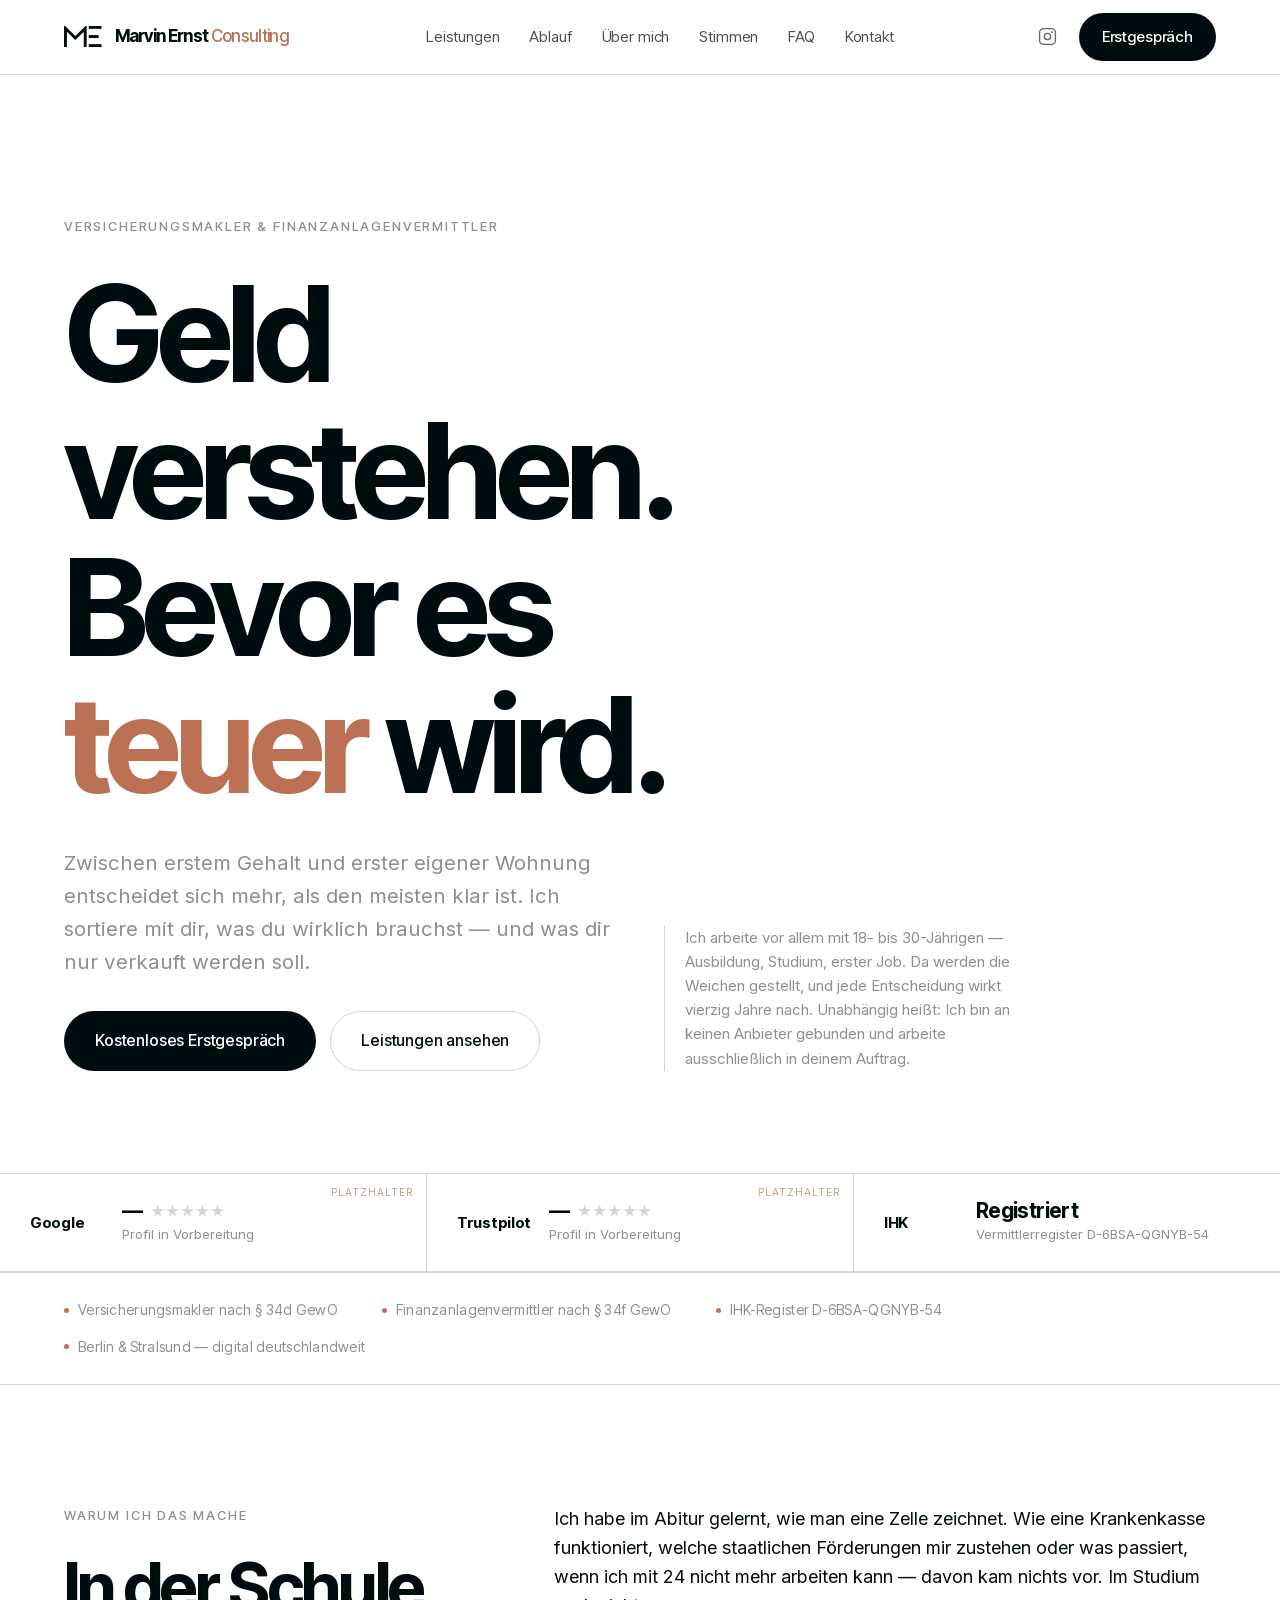
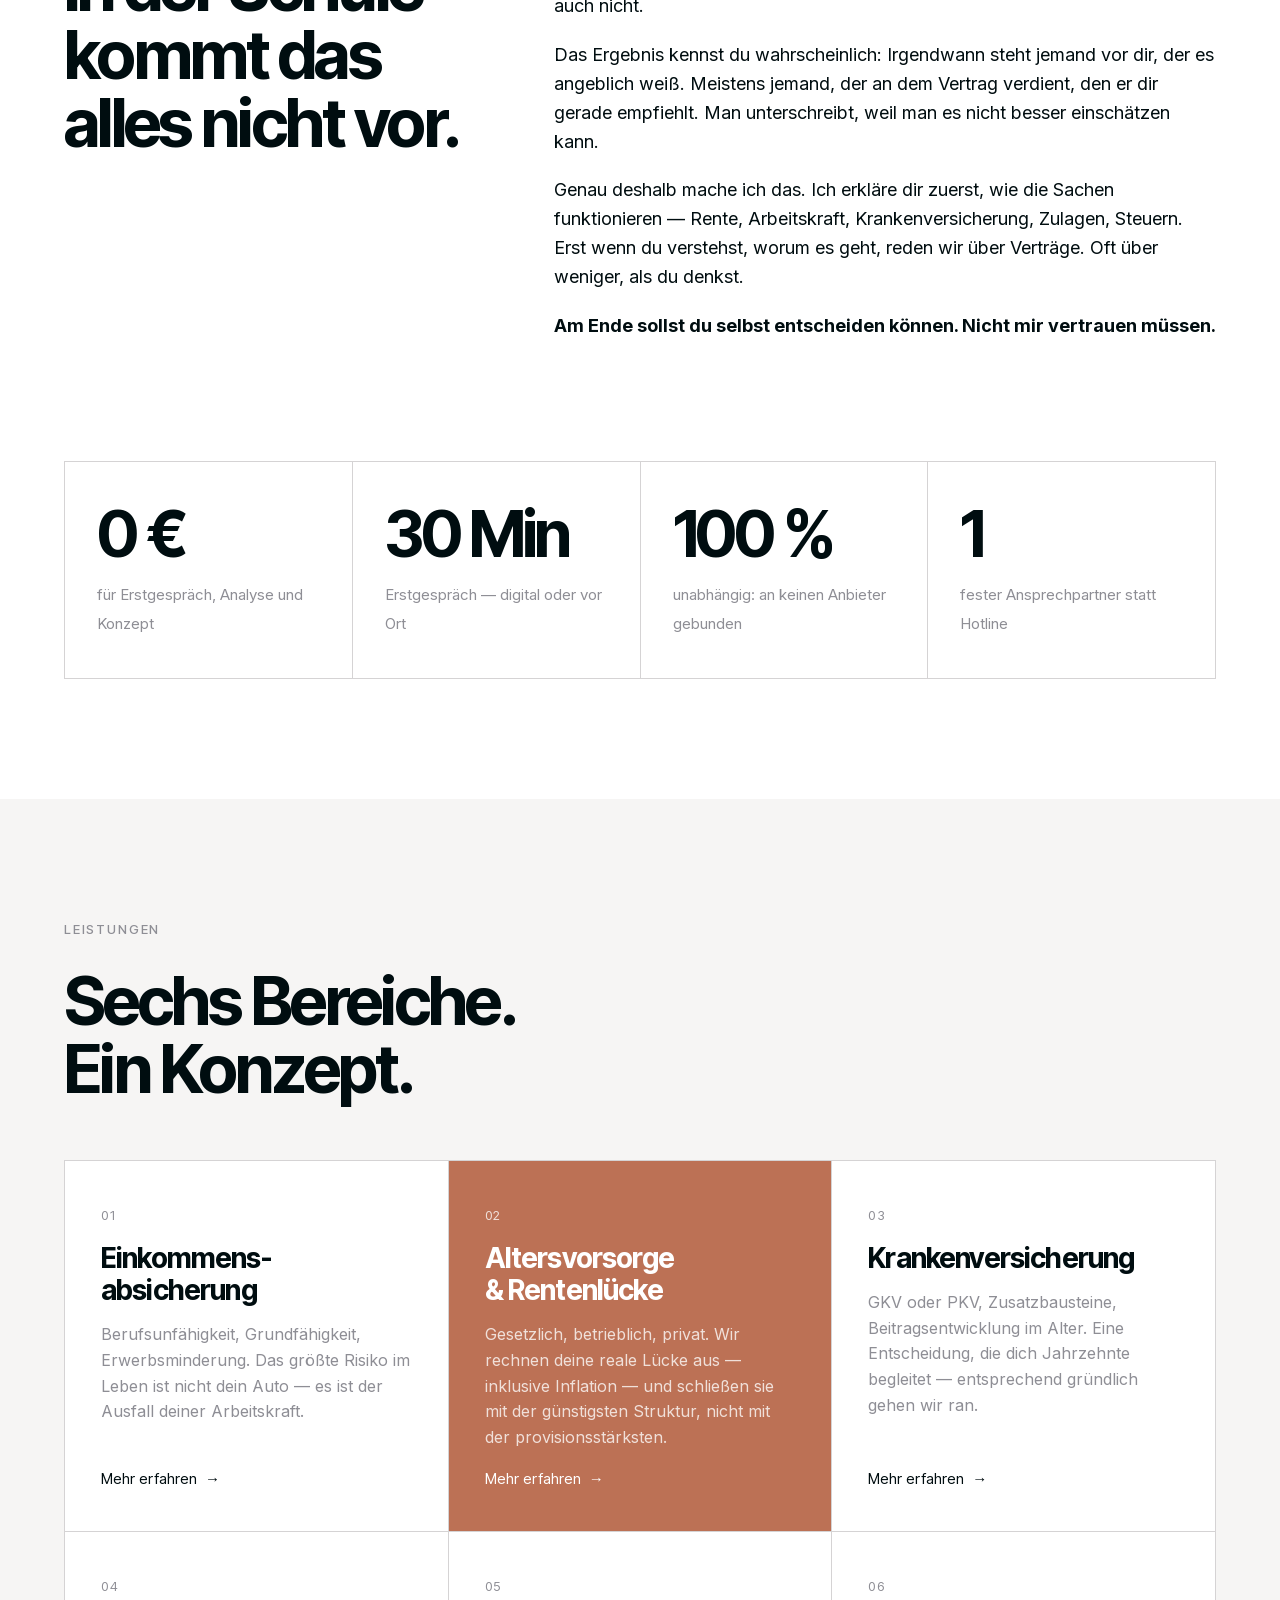
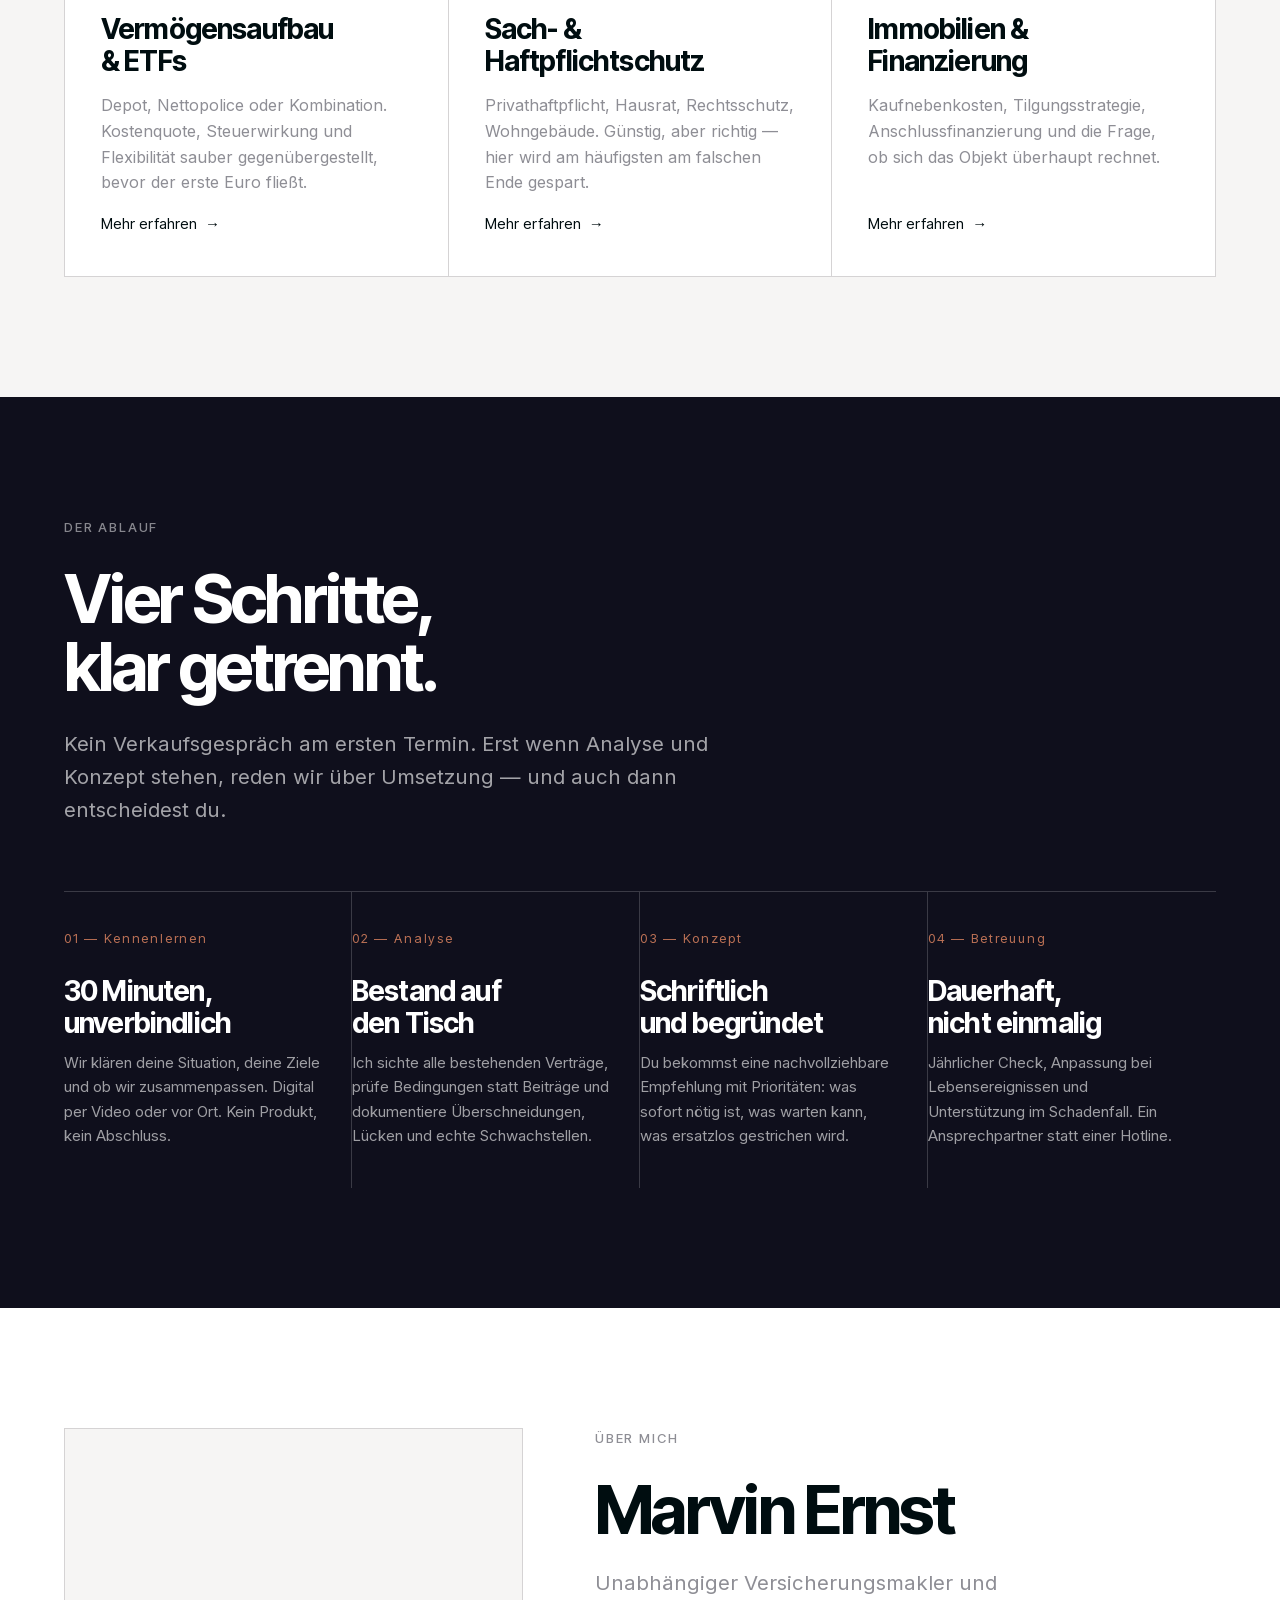
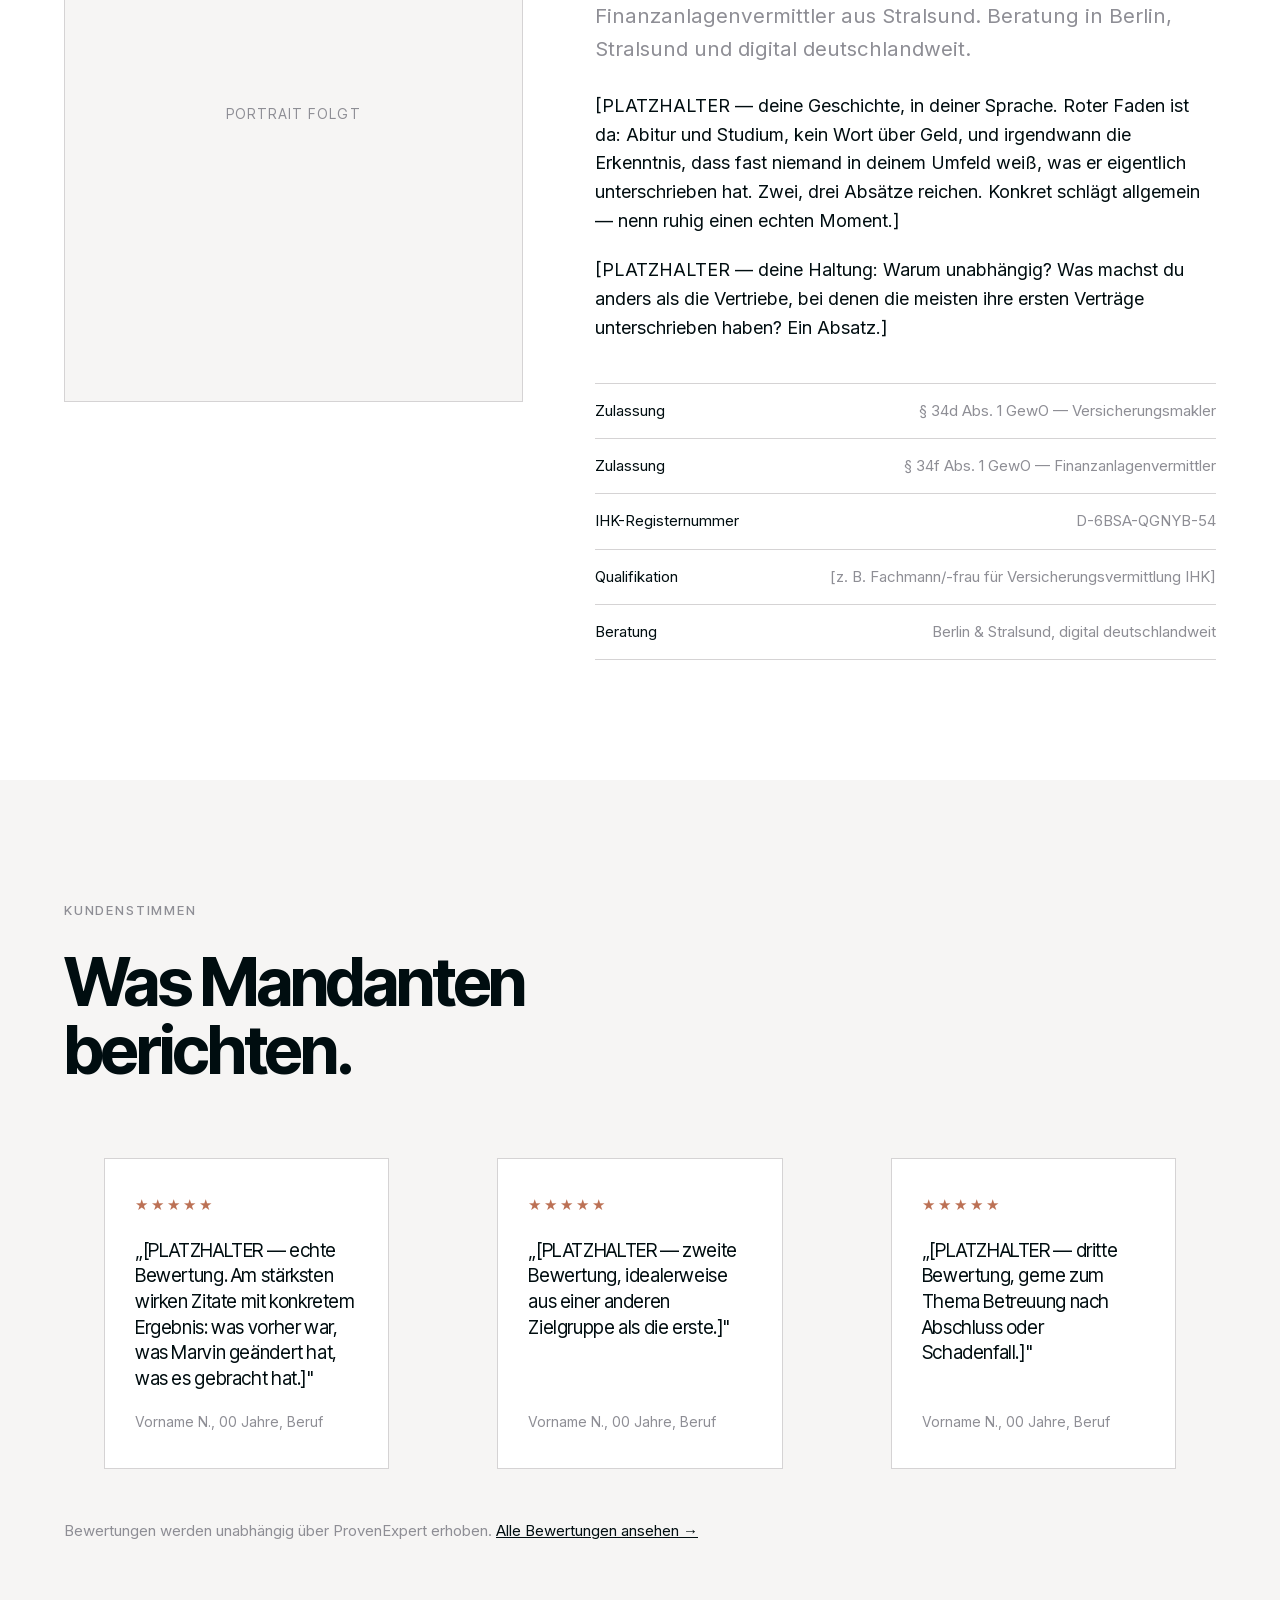
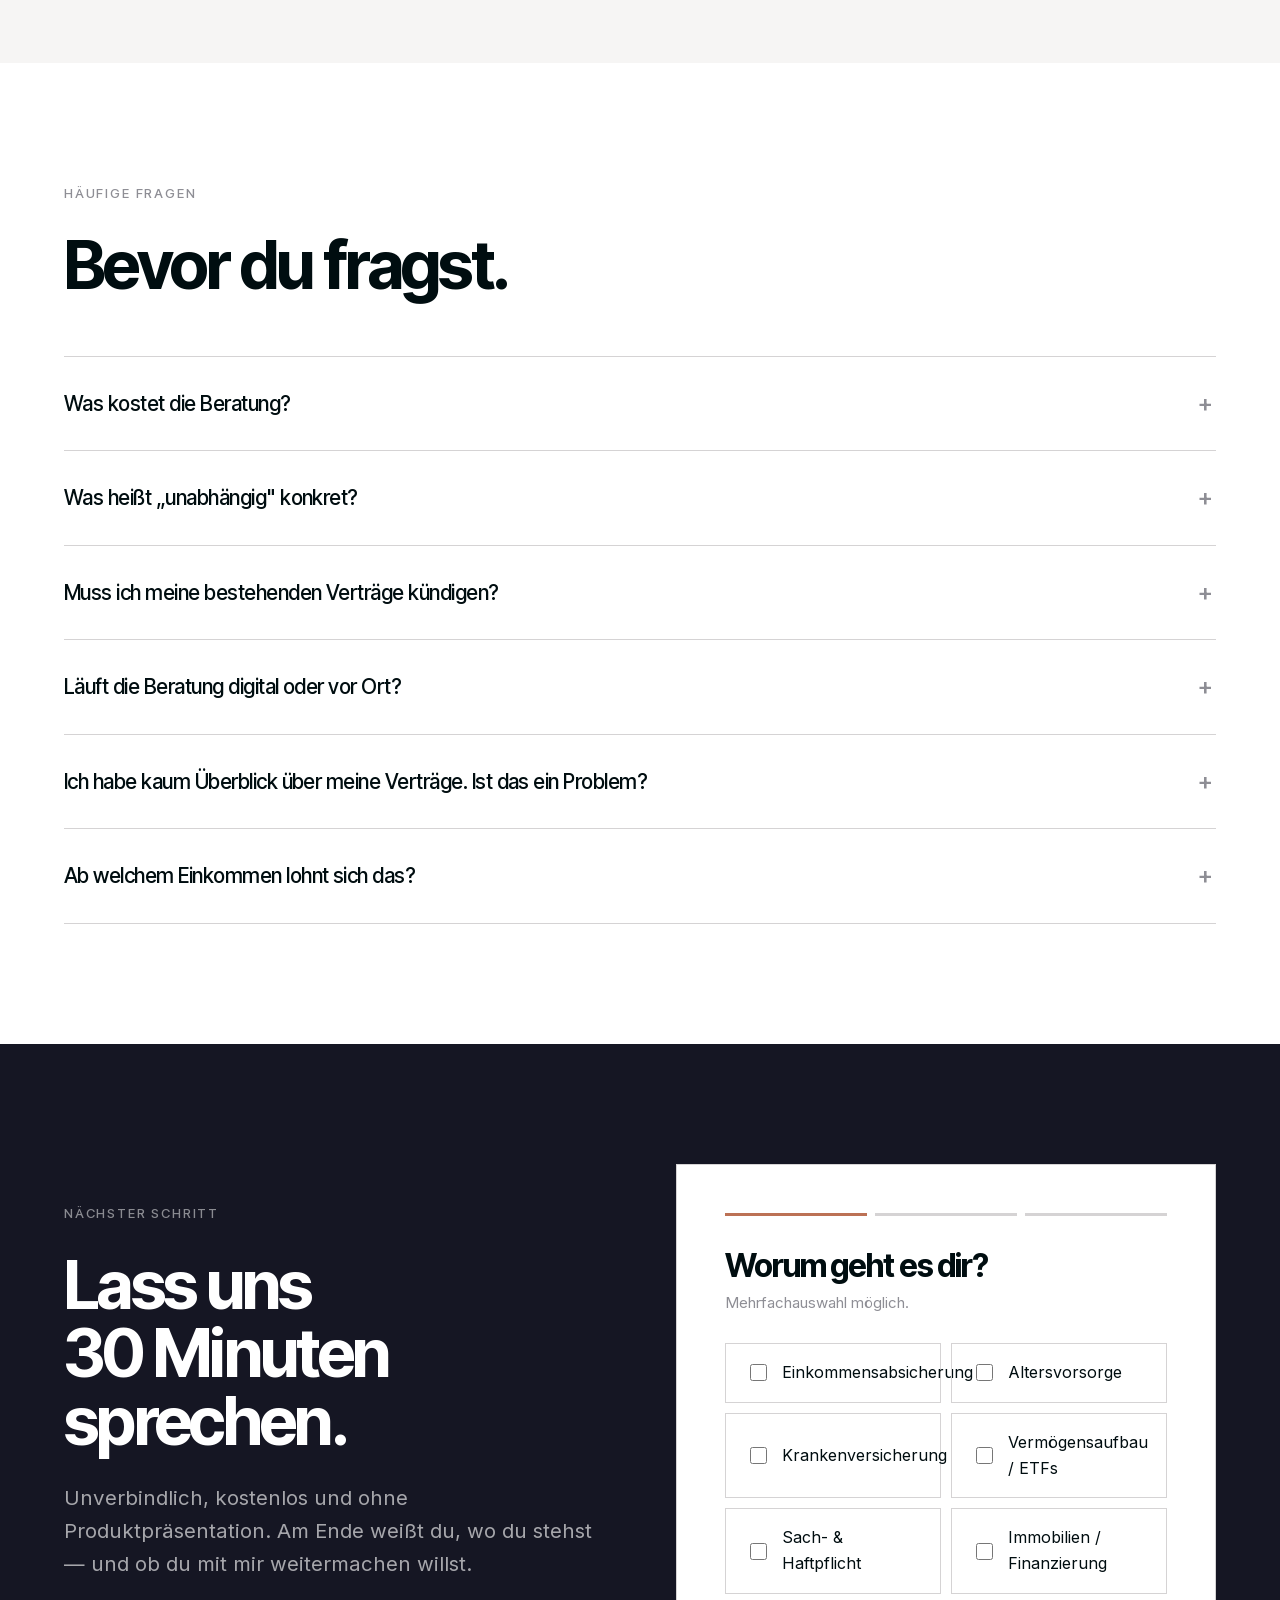
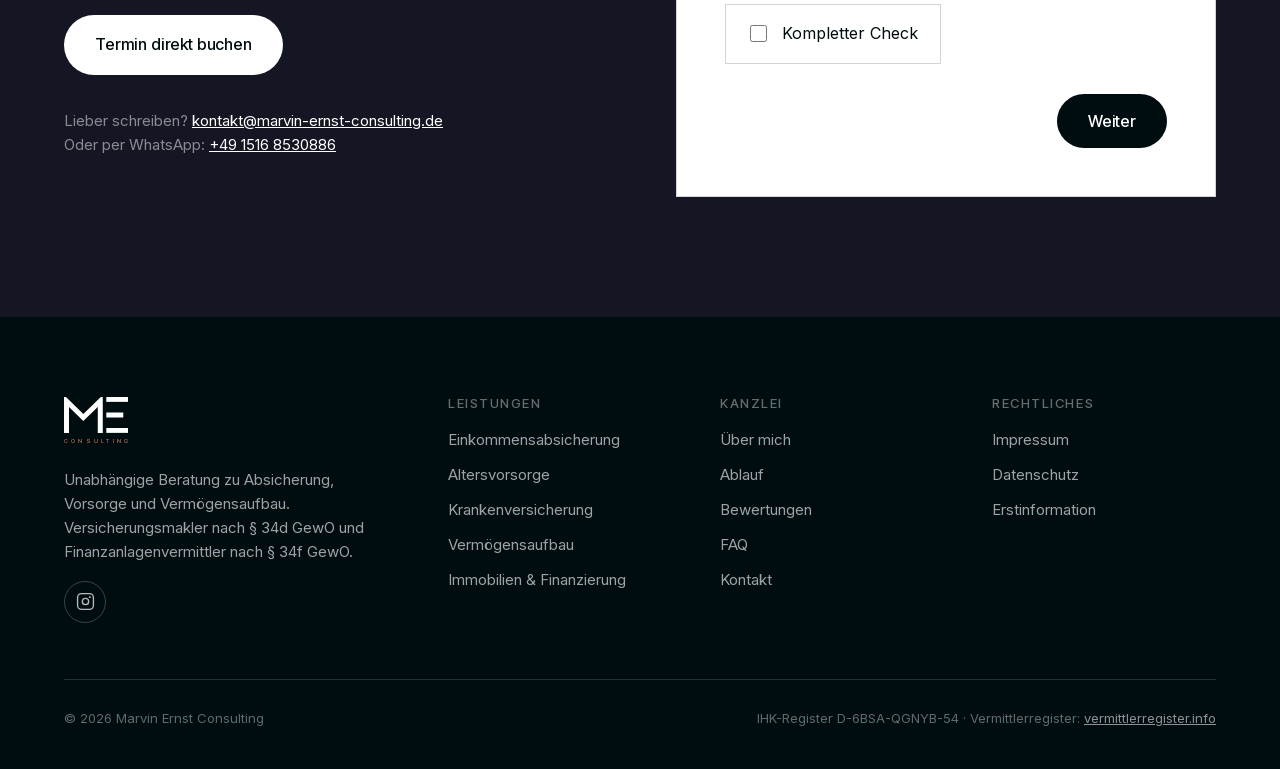
<file: index.html>
<!doctype html>
<html lang="de">
<head>
<meta charset="utf-8">
<meta name="viewport" content="width=device-width, initial-scale=1">
<title>Marvin Ernst Consulting — Unabhängige Beratung zu Absicherung, Vorsorge & Vermögensaufbau</title>
<meta name="description" content="Unabhängiger Versicherungsmakler und Finanzanlagenvermittler. Ich analysiere deine Verträge, schließe Lücken und baue ein Konzept, das über Jahrzehnte trägt. Kostenloses Erstgespräch.">
<link rel="canonical" href="https://marvin-ernst-consulting.de/">
<meta property="og:type" content="website">
<meta property="og:title" content="Marvin Ernst Consulting — Unabhängige Finanz- und Versicherungsberatung">
<meta property="og:description" content="Absicherung, Vorsorge und Vermögensaufbau. Unabhängig, transparent, digital.">
<meta property="og:locale" content="de_DE">
<link rel="icon" href="data:image/svg+xml,<svg xmlns='http://www.w3.org/2000/svg' viewBox='0 0 400 400'><rect width='400' height='400' fill='%23000d10'/><path transform='translate(52,64)' fill='%23fff' d='M0 273V0h15l132 129L280 0h15v273h-38V76L147 183 38 76v197z'/></svg>">
<link rel="preload" as="font" type="font/woff2" href="assets/fonts/InterTight-400-latin.woff2" crossorigin>
<link rel="preload" as="font" type="font/woff2" href="assets/fonts/Inter-400-latin.woff2" crossorigin>
<link rel="stylesheet" href="assets/css/style.css">
</head>
<body>

<!-- ====================== HEADER ====================== -->
<header class="site-header">
  <div class="wrap site-header__inner">
    <a class="logo logo--lockup" href="index.html" aria-label="Marvin Ernst Consulting — Startseite"><svg class="logo__mark" viewBox="0 0 488 273" xmlns="http://www.w3.org/2000/svg" aria-hidden="true"><path d="M0 273V0h15l132 129L280 0h15v273h-38V76L147 183 38 76v197z"/><rect x="322" y="0" width="166" height="37"/><rect x="322" y="118" width="129" height="38"/><rect x="322" y="236" width="166" height="37"/></svg><span class="logo__name">Marvin Ernst <span>Consulting</span></span></a>

    <nav class="nav" id="nav" aria-label="Hauptnavigation">
      <a href="#leistungen">Leistungen</a>
      <a href="#ablauf">Ablauf</a>
      <a href="#ueber-mich">Über mich</a>
      <a href="#stimmen">Stimmen</a>
      <a href="#faq">FAQ</a>
      <a href="#anfrage">Kontakt</a>
    </nav>

    <button class="nav-toggle" id="navToggle" aria-expanded="false" aria-controls="nav">Menü</button>
    <div style="display:flex;align-items:center;gap:14px">
      <a class="header-social" data-instagram href="#" target="_blank" rel="noopener" aria-label="Instagram"><svg viewBox="0 0 24 24" fill="none" stroke="currentColor" stroke-width="1.7" stroke-linecap="round" stroke-linejoin="round" aria-hidden="true"><rect x="2" y="2" width="20" height="20" rx="5"/><circle cx="12" cy="12" r="4"/><circle cx="17.5" cy="6.5" r="1.2" fill="currentColor" stroke="none"/></svg></a>
      <a class="btn btn--primary btn--sm header-cta" href="#anfrage">Erstgespräch</a>
    </div>
  </div>
</header>

<main>

<!-- ====================== HERO ====================== -->
<section class="hero">
  <div class="wrap">
    <p class="eyebrow">Versicherungsmakler &amp; Finanzanlagenvermittler</p>

    <h1 class="display hero__headline">Geld<br>verstehen.<br>Bevor es<br><em>teuer</em> wird.</h1>

    <div class="hero__foot">
      <div>
        <p class="lead">Zwischen erstem Gehalt und erster eigener Wohnung entscheidet sich mehr, als den meisten klar ist. Ich sortiere mit dir, was du wirklich brauchst — und was dir nur verkauft werden soll.</p>
        <div class="btn-row" style="margin-top:32px">
          <a class="btn btn--primary" href="#anfrage">Kostenloses Erstgespräch</a>
          <a class="btn btn--ghost" href="#leistungen">Leistungen ansehen</a>
        </div>
      </div>
      <p class="hero__note">Ich arbeite vor allem mit 18- bis 30-Jährigen — Ausbildung, Studium, erster Job. Da werden die Weichen gestellt, und jede Entscheidung wirkt vierzig Jahre nach. Unabhängig heißt: Ich bin an keinen Anbieter gebunden und arbeite ausschließlich in deinem Auftrag.</p>
    </div>
  </div>
</section>


<!-- Bewertungen bewusst direkt nach der Hero: Vertrauen auf den ersten Blick.
     TODO: Sobald echte Profile bestehen, href und Zahlen ersetzen und die
     Klasse "rating--placeholder" entfernen. -->
<div class="ratings">
  <a class="rating rating--placeholder" href="#" aria-label="Google-Bewertungen ansehen">
    <span class="rating__logo">Google</span>
    <span class="rating__body">
      <span class="rating__score">—<span class="rating__stars rating__stars--leer" aria-hidden="true">★★★★★</span></span>
      <span class="rating__meta">Profil in Vorbereitung</span>
    </span>
  </a>
  <a class="rating rating--placeholder" href="#" aria-label="Trustpilot-Bewertungen ansehen">
    <span class="rating__logo">Trustpilot</span>
    <span class="rating__body">
      <span class="rating__score">—<span class="rating__stars rating__stars--leer" aria-hidden="true">★★★★★</span></span>
      <span class="rating__meta">Profil in Vorbereitung</span>
    </span>
  </a>
  <div class="rating">
    <span class="rating__logo">IHK</span>
    <span class="rating__body">
      <span class="rating__score">Registriert</span>
      <span class="rating__meta">Vermittlerregister D-6BSA-QGNYB-54</span>
    </span>
  </div>
</div>

<!-- ====================== TRUST-LEISTE ====================== -->
<div class="trust">
  <div class="wrap">
    <ul class="trust__list">
      <li>Versicherungsmakler nach §&nbsp;34d GewO</li>
      <li>Finanzanlagenvermittler nach §&nbsp;34f GewO</li>
      <li>IHK-Register D-6BSA-QGNYB-54</li>
      <li>Berlin &amp; Stralsund — digital deutschlandweit</li>
    </ul>
  </div>
</div>

<!-- ====================== POSITIONIERUNG ====================== -->
<section id="warum">
  <div class="wrap split reveal">
    <div>
      <p class="eyebrow">Warum ich das mache</p>
      <h2>In der Schule<br>kommt das<br>alles nicht vor.</h2>
    </div>
    <div class="split__body">
      <p>Ich habe im Abitur gelernt, wie man eine Zelle zeichnet. Wie eine Krankenkasse funktioniert, welche staatlichen Förderungen mir zustehen oder was passiert, wenn ich mit 24 nicht mehr arbeiten kann — davon kam nichts vor. Im Studium auch nicht.</p>
      <p>Das Ergebnis kennst du wahrscheinlich: Irgendwann steht jemand vor dir, der es angeblich weiß. Meistens jemand, der an dem Vertrag verdient, den er dir gerade empfiehlt. Man unterschreibt, weil man es nicht besser einschätzen kann.</p>
      <p>Genau deshalb mache ich das. Ich erkläre dir zuerst, wie die Sachen funktionieren — Rente, Arbeitskraft, Krankenversicherung, Zulagen, Steuern. Erst wenn du verstehst, worum es geht, reden wir über Verträge. Oft über weniger, als du denkst.</p>
      <p><strong>Am Ende sollst du selbst entscheiden können. Nicht mir vertrauen müssen.</strong></p>
    </div>
  </div>
</section>

<!-- ====================== ZAHLEN ====================== -->
<section style="padding-top:0">
  <div class="wrap reveal">
    <!-- Diese vier Aussagen sind durch dein Geschäftsmodell gedeckt, nicht behauptet.
         Sobald du belastbare Zahlen hast (analysierte Verträge, Bewertungsschnitt,
         betreute Mandanten), tausch einzelne Kacheln dagegen aus — Zahlen wirken
         stärker, aber nur wenn sie stimmen. -->
    <div class="stats">
      <div class="stat">
        <span class="stat__num">0&nbsp;€</span>
        <span class="stat__label">für Erstgespräch, Analyse und Konzept</span>
      </div>
      <div class="stat">
        <span class="stat__num">30&nbsp;Min</span>
        <span class="stat__label">Erstgespräch — digital oder vor Ort</span>
      </div>
      <div class="stat">
        <span class="stat__num">100&nbsp;%</span>
        <span class="stat__label">unabhängig: an keinen Anbieter gebunden</span>
      </div>
      <div class="stat">
        <span class="stat__num">1</span>
        <span class="stat__label">fester Ansprechpartner statt Hotline</span>
      </div>
    </div>
  </div>
</section>

<!-- ====================== LEISTUNGEN ====================== -->
<section id="leistungen" class="band-soft">
  <div class="wrap">
    <div class="reveal">
      <p class="eyebrow">Leistungen</p>
      <h2 style="max-width:16ch">Sechs Bereiche.<br>Ein Konzept.</h2>
    </div>

    <div class="cards reveal">
      <a class="card" href="#anfrage">
        <span class="card__idx">01</span>
        <h3>Einkommens&shy;absicherung</h3>
        <p>Berufsunfähigkeit, Grundfähigkeit, Erwerbsminderung. Das größte Risiko im Leben ist nicht dein Auto — es ist der Ausfall deiner Arbeitskraft.</p>
        <span class="card__more">Mehr erfahren</span>
      </a>

      <a class="card card--featured" href="#anfrage">
        <span class="card__idx">02</span>
        <h3>Altersvorsorge<br>&amp; Rentenlücke</h3>
        <p>Gesetzlich, betrieblich, privat. Wir rechnen deine reale Lücke aus — inklusive Inflation — und schließen sie mit der günstigsten Struktur, nicht mit der provisionsstärksten.</p>
        <span class="card__more">Mehr erfahren</span>
      </a>

      <a class="card" href="#anfrage">
        <span class="card__idx">03</span>
        <h3>Kranken&shy;versicherung</h3>
        <p>GKV oder PKV, Zusatzbausteine, Beitragsentwicklung im Alter. Eine Entscheidung, die dich Jahrzehnte begleitet — entsprechend gründlich gehen wir ran.</p>
        <span class="card__more">Mehr erfahren</span>
      </a>

      <a class="card" href="#anfrage">
        <span class="card__idx">04</span>
        <h3>Vermögensaufbau<br>&amp; ETFs</h3>
        <p>Depot, Nettopolice oder Kombination. Kostenquote, Steuerwirkung und Flexibilität sauber gegenübergestellt, bevor der erste Euro fließt.</p>
        <span class="card__more">Mehr erfahren</span>
      </a>

      <a class="card" href="#anfrage">
        <span class="card__idx">05</span>
        <h3>Sach- &amp; Haftpflicht&shy;schutz</h3>
        <p>Privathaftpflicht, Hausrat, Rechtsschutz, Wohngebäude. Günstig, aber richtig — hier wird am häufigsten am falschen Ende gespart.</p>
        <span class="card__more">Mehr erfahren</span>
      </a>

      <a class="card" href="#anfrage">
        <span class="card__idx">06</span>
        <h3>Immobilien &amp;<br>Finanzierung</h3>
        <p>Kaufnebenkosten, Tilgungsstrategie, Anschluss&shy;finanzierung und die Frage, ob sich das Objekt überhaupt rechnet.</p>
        <span class="card__more">Mehr erfahren</span>
      </a>
    </div>
  </div>
</section>

<!-- ====================== ABLAUF ====================== -->
<section id="ablauf" class="band-dark">
  <div class="wrap">
    <div class="reveal" style="max-width:760px">
      <p class="eyebrow eyebrow--light">Der Ablauf</p>
      <h2>Vier Schritte,<br>klar getrennt.</h2>
      <p class="lead" style="margin-top:26px">Kein Verkaufsgespräch am ersten Termin. Erst wenn Analyse und Konzept stehen, reden wir über Umsetzung — und auch dann entscheidest du.</p>
    </div>

    <div class="steps reveal">
      <div class="step">
        <span class="step__num">01 — Kennenlernen</span>
        <h3>30 Minuten,<br>unverbindlich</h3>
        <p>Wir klären deine Situation, deine Ziele und ob wir zusammenpassen. Digital per Video oder vor Ort. Kein Produkt, kein Abschluss.</p>
      </div>
      <div class="step">
        <span class="step__num">02 — Analyse</span>
        <h3>Bestand auf<br>den Tisch</h3>
        <p>Ich sichte alle bestehenden Verträge, prüfe Bedingungen statt Beiträge und dokumentiere Überschneidungen, Lücken und echte Schwachstellen.</p>
      </div>
      <div class="step">
        <span class="step__num">03 — Konzept</span>
        <h3>Schriftlich<br>und begründet</h3>
        <p>Du bekommst eine nachvollziehbare Empfehlung mit Prioritäten: was sofort nötig ist, was warten kann, was ersatzlos gestrichen wird.</p>
      </div>
      <div class="step">
        <span class="step__num">04 — Betreuung</span>
        <h3>Dauerhaft,<br>nicht einmalig</h3>
        <p>Jährlicher Check, Anpassung bei Lebensereignissen und Unterstützung im Schadenfall. Ein Ansprechpartner statt einer Hotline.</p>
      </div>
    </div>
  </div>
</section>

<!-- ====================== ÜBER MICH ====================== -->
<section id="ueber-mich">
  <div class="wrap about reveal">
    <div>
      <div class="portrait">Portrait folgt</div>
    </div>
    <div>
      <p class="eyebrow">Über mich</p>
      <h2>Marvin Ernst</h2>
      <p class="lead" style="margin:22px 0 26px">Unabhängiger Versicherungsmakler und Finanzanlagenvermittler aus Stralsund. Beratung in Berlin, Stralsund und digital deutschlandweit.</p>

      <p>[PLATZHALTER — deine Geschichte, in deiner Sprache. Roter Faden ist da: Abitur und Studium, kein Wort über Geld, und irgendwann die Erkenntnis, dass fast niemand in deinem Umfeld weiß, was er eigentlich unterschrieben hat. Zwei, drei Absätze reichen. Konkret schlägt allgemein — nenn ruhig einen echten Moment.]</p>

      <p>[PLATZHALTER — deine Haltung: Warum unabhängig? Was machst du anders als die Vertriebe, bei denen die meisten ihre ersten Verträge unterschrieben haben? Ein Absatz.]</p>

      <ul class="creds">
        <li><span>Zulassung</span><span>§ 34d Abs. 1 GewO — Versicherungsmakler</span></li>
        <li><span>Zulassung</span><span>§ 34f Abs. 1 GewO — Finanzanlagenvermittler</span></li>
        <li><span>IHK-Registernummer</span><span>D-6BSA-QGNYB-54</span></li>
        <li><span>Qualifikation</span><span>[z.&nbsp;B. Fachmann/-frau für Versicherungsvermittlung IHK]</span></li>
        <li><span>Beratung</span><span>Berlin &amp; Stralsund, digital deutschlandweit</span></li>
      </ul>
    </div>
  </div>
</section>

<!-- ====================== STIMMEN ====================== -->
<section id="stimmen" class="band-soft">
  <div class="wrap">
    <div class="reveal">
      <p class="eyebrow">Kundenstimmen</p>
      <h2>Was Mandanten<br>berichten.</h2>
    </div>

    <div class="quotes reveal">
      <figure class="quote">
        <div class="quote__stars" aria-label="5 von 5 Sternen">★★★★★</div>
        <blockquote>„[PLATZHALTER — echte Bewertung. Am stärksten wirken Zitate mit konkretem Ergebnis: was vorher war, was Marvin geändert hat, was es gebracht hat.]"</blockquote>
        <figcaption>Vorname N., 00 Jahre, Beruf</figcaption>
      </figure>

      <figure class="quote">
        <div class="quote__stars" aria-label="5 von 5 Sternen">★★★★★</div>
        <blockquote>„[PLATZHALTER — zweite Bewertung, idealerweise aus einer anderen Zielgruppe als die erste.]"</blockquote>
        <figcaption>Vorname N., 00 Jahre, Beruf</figcaption>
      </figure>

      <figure class="quote">
        <div class="quote__stars" aria-label="5 von 5 Sternen">★★★★★</div>
        <blockquote>„[PLATZHALTER — dritte Bewertung, gerne zum Thema Betreuung nach Abschluss oder Schadenfall.]"</blockquote>
        <figcaption>Vorname N., 00 Jahre, Beruf</figcaption>
      </figure>
    </div>

    <p style="margin-top:32px;font-size:15px;color:var(--ash)">
      <!-- TODO: ProvenExpert-Widget einbinden, sobald das Profil steht -->
      Bewertungen werden unabhängig über ProvenExpert erhoben. <a href="#" style="color:var(--ink)">Alle Bewertungen ansehen →</a>
    </p>
  </div>
</section>

<!-- ====================== FAQ ====================== -->
<section id="faq">
  <div class="wrap">
    <div class="reveal" style="max-width:700px">
      <p class="eyebrow">Häufige Fragen</p>
      <h2>Bevor du fragst.</h2>
    </div>

    <div class="faq reveal">
      <details>
        <summary>Was kostet die Beratung?</summary>
        <div class="faq__answer">Erstgespräch, Analyse und Konzept sind für dich kostenfrei. Als Versicherungsmakler werde ich im Vermittlungsfall vom Versicherer vergütet — diese Vergütung ist bereits im Beitrag enthalten und wird dir vor jedem Abschluss offengelegt. Kommt kein Vertrag zustande, entstehen dir keine Kosten.</div>
      </details>

      <details>
        <summary>Was heißt „unabhängig" konkret?</summary>
        <div class="faq__answer">Als Makler bin ich rechtlich Sachwalter deiner Interessen, nicht Vertreter eines Versicherers. Ich habe keine Abnahmeverpflichtungen gegenüber einzelnen Gesellschaften und vergleiche den Markt anhand von Bedingungswerken, nicht nur anhand des Beitrags.</div>
      </details>

      <details>
        <summary>Muss ich meine bestehenden Verträge kündigen?</summary>
        <div class="faq__answer">Nein — und in vielen Fällen wäre das sogar ein Fehler. Ältere Verträge haben oft Konditionen, die es heute nicht mehr gibt. Jeder Bestandsvertrag wird einzeln bewertet: behalten, anpassen oder ersetzen. Ersetzt wird nur, wenn es dir nachweisbar nützt.</div>
      </details>

      <details>
        <summary>Läuft die Beratung digital oder vor Ort?</summary>
        <div class="faq__answer">Beides. Die meisten Mandanten wählen Videoberatung, weil es schneller und terminlich flexibler ist. Unterlagen werden digital signiert. Vor-Ort-Termine biete ich in Berlin und Stralsund an, weitere Orte nach Absprache.</div>
      </details>

      <details>
        <summary>Ich habe kaum Überblick über meine Verträge. Ist das ein Problem?</summary>
        <div class="faq__answer">Im Gegenteil, das ist der Normalfall. Du brauchst zum Erstgespräch nichts vorzubereiten. Für die Analyse hole ich mit deiner Vollmacht die Vertragsdaten direkt bei den Gesellschaften ein — du musst keinen Ordner durchsuchen.</div>
      </details>

      <details>
        <summary>Ab welchem Einkommen lohnt sich das?</summary>
        <div class="faq__answer">Es gibt keine Mindestsumme. Gerade zu Beginn des Berufslebens sind die Hebel am größten: Beiträge zur Arbeitskraftabsicherung sind mit Anfang 20 dauerhaft günstiger, und beim Vermögensaufbau arbeitet die Zeit für dich. Wichtig ist nicht, wie viel du hast, sondern dass die Struktur stimmt.</div>
      </details>
    </div>
  </div>
</section>

<!-- ====================== ANFRAGE / CTA ====================== -->
<section id="anfrage" class="band-dark2 cta-final">
  <div class="wrap cta-final__grid">
    <div class="reveal">
      <p class="eyebrow eyebrow--light">Nächster Schritt</p>
      <h2>Lass uns<br>30 Minuten<br>sprechen.</h2>
      <p class="lead" style="margin-top:26px">Unverbindlich, kostenlos und ohne Produktpräsentation. Am Ende weißt du, wo du stehst — und ob du mit mir weitermachen willst.</p>

      <div class="btn-row" style="margin-top:34px">
        <a class="btn btn--light" data-calendly href="#" target="_blank" rel="noopener">Termin direkt buchen</a>
      </div>

      <p style="margin-top:34px;font-size:15px;color:rgba(255,255,255,.5)">
        Lieber schreiben? <a href="mailto:kontakt@marvin-ernst-consulting.de" style="color:#fff">kontakt@marvin-ernst-consulting.de</a><br>
        Oder per WhatsApp: <a data-whatsapp href="#" style="color:#fff">+49&nbsp;1516&nbsp;8530886</a>
      </p>
    </div>

    <!-- Mehrstufiges Formular -->
    <div class="form-shell reveal">
      <div class="form-progress" aria-hidden="true">
        <span class="is-active"></span><span></span><span></span>
      </div>

      <form id="leadForm" novalidate>
        <!-- Schritt 1 -->
        <fieldset class="form-step is-active" data-step="1" style="border:0;padding:0;margin:0">
          <legend class="form-step__title" style="padding:0">Worum geht es dir?</legend>
          <p class="form-step__hint">Mehrfachauswahl möglich.</p>

          <div class="choices choices--grid">
            <label class="choice"><input type="checkbox" name="thema" value="Einkommensabsicherung"> Einkommensabsicherung</label>
            <label class="choice"><input type="checkbox" name="thema" value="Altersvorsorge"> Altersvorsorge</label>
            <label class="choice"><input type="checkbox" name="thema" value="Krankenversicherung"> Krankenversicherung</label>
            <label class="choice"><input type="checkbox" name="thema" value="Vermögensaufbau"> Vermögensaufbau / ETFs</label>
            <label class="choice"><input type="checkbox" name="thema" value="Sach- und Haftpflicht"> Sach- &amp; Haftpflicht</label>
            <label class="choice"><input type="checkbox" name="thema" value="Immobilien und Finanzierung"> Immobilien / Finanzierung</label>
            <label class="choice"><input type="checkbox" name="thema" value="Kompletter Check"> Kompletter Check</label>
          </div>

          <div class="form-nav">
            <span></span>
            <button type="button" class="btn btn--primary" data-next>Weiter</button>
          </div>
        </fieldset>

        <!-- Schritt 2 -->
        <fieldset class="form-step" data-step="2" style="border:0;padding:0;margin:0">
          <legend class="form-step__title" style="padding:0">Wie ist deine Situation?</legend>
          <p class="form-step__hint">Damit ich das Gespräch vorbereiten kann.</p>

          <div class="choices">
            <label class="choice"><input type="radio" name="status" value="Noch nichts abgeschlossen"> Ich habe bisher kaum etwas abgeschlossen</label>
            <label class="choice"><input type="radio" name="status" value="Einige Verträge, kein Überblick"> Ich habe einige Verträge, aber keinen Überblick</label>
            <label class="choice"><input type="radio" name="status" value="Gut aufgestellt, Zweitmeinung"> Ich bin gut aufgestellt und will eine Zweitmeinung</label>
            <label class="choice"><input type="radio" name="status" value="Konkreter Anlass"> Es gibt einen konkreten Anlass (Jobwechsel, Kind, Immobilie …)</label>
          </div>

          <div class="form-nav">
            <button type="button" class="btn btn--ghost" data-prev>Zurück</button>
            <button type="button" class="btn btn--primary" data-next>Weiter</button>
          </div>
        </fieldset>

        <!-- Schritt 3 -->
        <fieldset class="form-step" data-step="3" style="border:0;padding:0;margin:0">
          <legend class="form-step__title" style="padding:0">Wie erreiche ich dich?</legend>
          <p class="form-step__hint">Ich melde mich innerhalb von 24 Stunden.</p>

          <div class="field">
            <label for="f-name">Name *</label>
            <input type="text" id="f-name" name="name" autocomplete="name" required>
          </div>
          <div class="field">
            <label for="f-mail">E-Mail *</label>
            <input type="email" id="f-mail" name="email" autocomplete="email" required>
          </div>
          <div class="field">
            <label for="f-tel">Telefon (optional)</label>
            <input type="tel" id="f-tel" name="telefon" autocomplete="tel">
          </div>
          <div class="field">
            <label for="f-msg">Nachricht (optional)</label>
            <textarea id="f-msg" name="nachricht"></textarea>
          </div>

          <!-- Honeypot gegen Spam-Bots: für Menschen unsichtbar, muss leer bleiben -->
          <div aria-hidden="true" style="position:absolute;left:-9999px;width:1px;height:1px;overflow:hidden">
            <label for="f-web">Website</label>
            <input type="text" id="f-web" name="website" tabindex="-1" autocomplete="off">
          </div>

          <label class="consent">
            <input type="checkbox" name="datenschutz" required>
            <span>Ich habe die <a href="datenschutz.html">Datenschutzerklärung</a> gelesen und bin damit einverstanden, dass meine Angaben zur Bearbeitung meiner Anfrage gespeichert und verarbeitet werden. *</span>
          </label>

          <div class="form-nav">
            <button type="button" class="btn btn--ghost" data-prev>Zurück</button>
            <button type="submit" class="btn btn--primary">Anfrage senden</button>
          </div>
          <p id="formError" style="color:#c0392b;font-size:14px;margin-top:14px;display:none"></p>
        </fieldset>
      </form>

      <div class="form-success" id="formSuccess">
        <h3 style="margin-bottom:12px">Danke — Anfrage ist raus.</h3>
        <p style="color:var(--ash);font-size:16px">Ich melde mich innerhalb von 24 Stunden bei dir. Wenn es schneller gehen soll, buch dir direkt einen Termin.</p>
      </div>
    </div>
  </div>
</section>

</main>

<!-- Sticky CTA — nur Mobile, blendet sich in der Anfrage-Sektion aus -->
<div class="sticky-cta" id="stickyCta">
  <a class="btn btn--light" data-calendly href="#" target="_blank" rel="noopener">Termin buchen</a>
  <a class="btn btn--wa" data-whatsapp href="#" target="_blank" rel="noopener" aria-label="WhatsApp">
    <svg viewBox="0 0 24 24" fill="currentColor" width="20" height="20" aria-hidden="true"><path d="M12.04 2C6.58 2 2.13 6.45 2.13 11.91c0 1.75.46 3.45 1.32 4.95L2 22l5.25-1.38a9.9 9.9 0 0 0 4.79 1.22h.01c5.46 0 9.91-4.45 9.91-9.91S17.5 2 12.04 2Zm0 18.15h-.01a8.2 8.2 0 0 1-4.19-1.15l-.3-.18-3.12.82.83-3.04-.2-.31a8.22 8.22 0 0 1-1.26-4.38c0-4.54 3.7-8.23 8.25-8.23a8.23 8.23 0 0 1 0 16.47Zm4.52-6.16c-.25-.12-1.47-.72-1.69-.81-.23-.08-.39-.12-.56.13-.16.24-.64.8-.78.97-.15.16-.29.18-.53.06-.25-.12-1.05-.39-1.99-1.23-.74-.66-1.23-1.470-1.38-1.72-.14-.25-.01-.38.11-.5.11-.11.25-.29.37-.44.13-.15.17-.25.25-.41.08-.17.04-.31-.02-.43-.06-.12-.56-1.34-.76-1.84-.2-.48-.4-.42-.56-.43h-.48c-.16 0-.43.06-.65.31-.22.25-.85.83-.85 2.03s.87 2.35.99 2.51c.12.16 1.71 2.61 4.15 3.66.58.25 1.03.4 1.39.51.58.19 1.11.16 1.53.1.47-.07 1.47-.6 1.68-1.18.21-.58.21-1.07.14-1.18-.06-.11-.22-.17-.47-.29Z"/></svg>
  </a>
</div>

<!-- ====================== FOOTER ====================== -->
<footer class="site-footer">
  <div class="wrap">
    <div class="footer__grid">
      <div class="footer__brand">
        <a class="logo logo--light logo--footer" href="index.html" aria-label="Marvin Ernst Consulting — Startseite">
      <svg viewBox="0 0 488 350" xmlns="http://www.w3.org/2000/svg" role="img">
        <title>ME Consulting</title>
        <g class="mark">
          <path d="M0 273V0h15l132 129L280 0h15v273h-38V76L147 183 38 76v197z"/>
          <rect x="322" y="0" width="166" height="37"/>
          <rect x="322" y="118" width="129" height="38"/>
          <rect x="322" y="236" width="166" height="37"/>
        </g>
        <text class="word" x="0" y="349" textLength="488" lengthAdjust="spacing"
              font-family="Inter Tight, Helvetica, Arial, sans-serif"
              font-size="41" font-weight="500">CONSULTING</text>
      </svg>
    </a>
        <p>Unabhängige Beratung zu Absicherung, Vorsorge und Vermögensaufbau. Versicherungsmakler nach §&nbsp;34d GewO und Finanzanlagenvermittler nach §&nbsp;34f GewO.</p>
        <ul class="social">
          <li><a data-instagram href="#" target="_blank" rel="noopener" aria-label="Instagram"><svg viewBox="0 0 24 24" fill="none" stroke="currentColor" stroke-width="1.7" stroke-linecap="round" stroke-linejoin="round" aria-hidden="true"><rect x="2" y="2" width="20" height="20" rx="5"/><circle cx="12" cy="12" r="4"/><circle cx="17.5" cy="6.5" r="1.2" fill="currentColor" stroke="none"/></svg></a></li>
        </ul>
      </div>

      <div>
        <h4>Leistungen</h4>
        <ul>
          <li><a href="#leistungen">Einkommensabsicherung</a></li>
          <li><a href="#leistungen">Altersvorsorge</a></li>
          <li><a href="#leistungen">Krankenversicherung</a></li>
          <li><a href="#leistungen">Vermögensaufbau</a></li>
          <li><a href="#leistungen">Immobilien &amp; Finanzierung</a></li>
        </ul>
      </div>

      <div>
        <h4>Kanzlei</h4>
        <ul>
          <li><a href="#ueber-mich">Über mich</a></li>
          <li><a href="#ablauf">Ablauf</a></li>
          <li><a href="#stimmen">Bewertungen</a></li>
          <li><a href="#faq">FAQ</a></li>
          <li><a href="#anfrage">Kontakt</a></li>
        </ul>
      </div>

      <div>
        <h4>Rechtliches</h4>
        <ul>
          <li><a href="impressum.html">Impressum</a></li>
          <li><a href="datenschutz.html">Datenschutz</a></li>
          <li><a href="erstinformation.html">Erstinformation</a></li>
        </ul>
      </div>
    </div>

    <div class="footer__legal">
      <span>© <span id="year">2026</span> Marvin Ernst Consulting</span>
      <span>IHK-Register D-6BSA-QGNYB-54 · Vermittlerregister: <a href="https://www.vermittlerregister.info" target="_blank" rel="noopener" style="color:rgba(255,255,255,.55)">vermittlerregister.info</a></span>
    </div>
  </div>
</footer>

<script src="assets/js/main.js"></script>
</body>
</html>
</file>
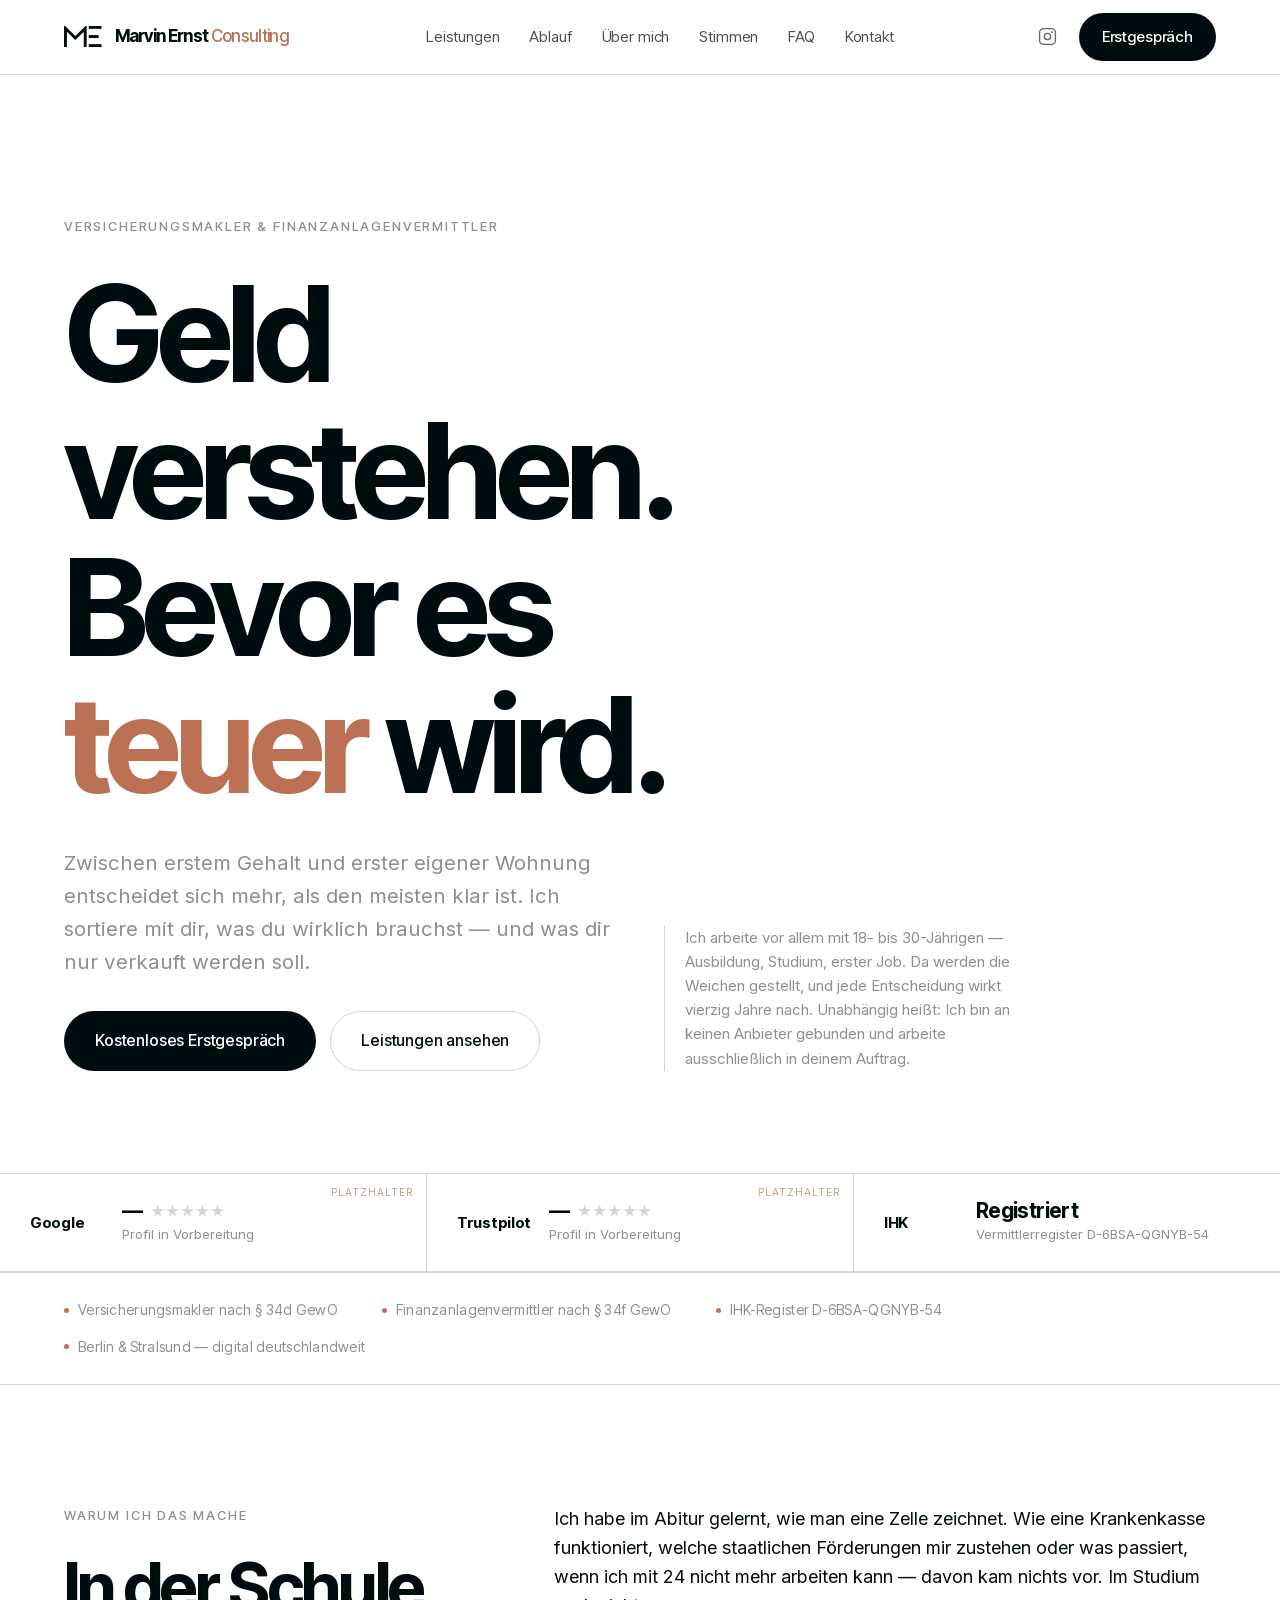
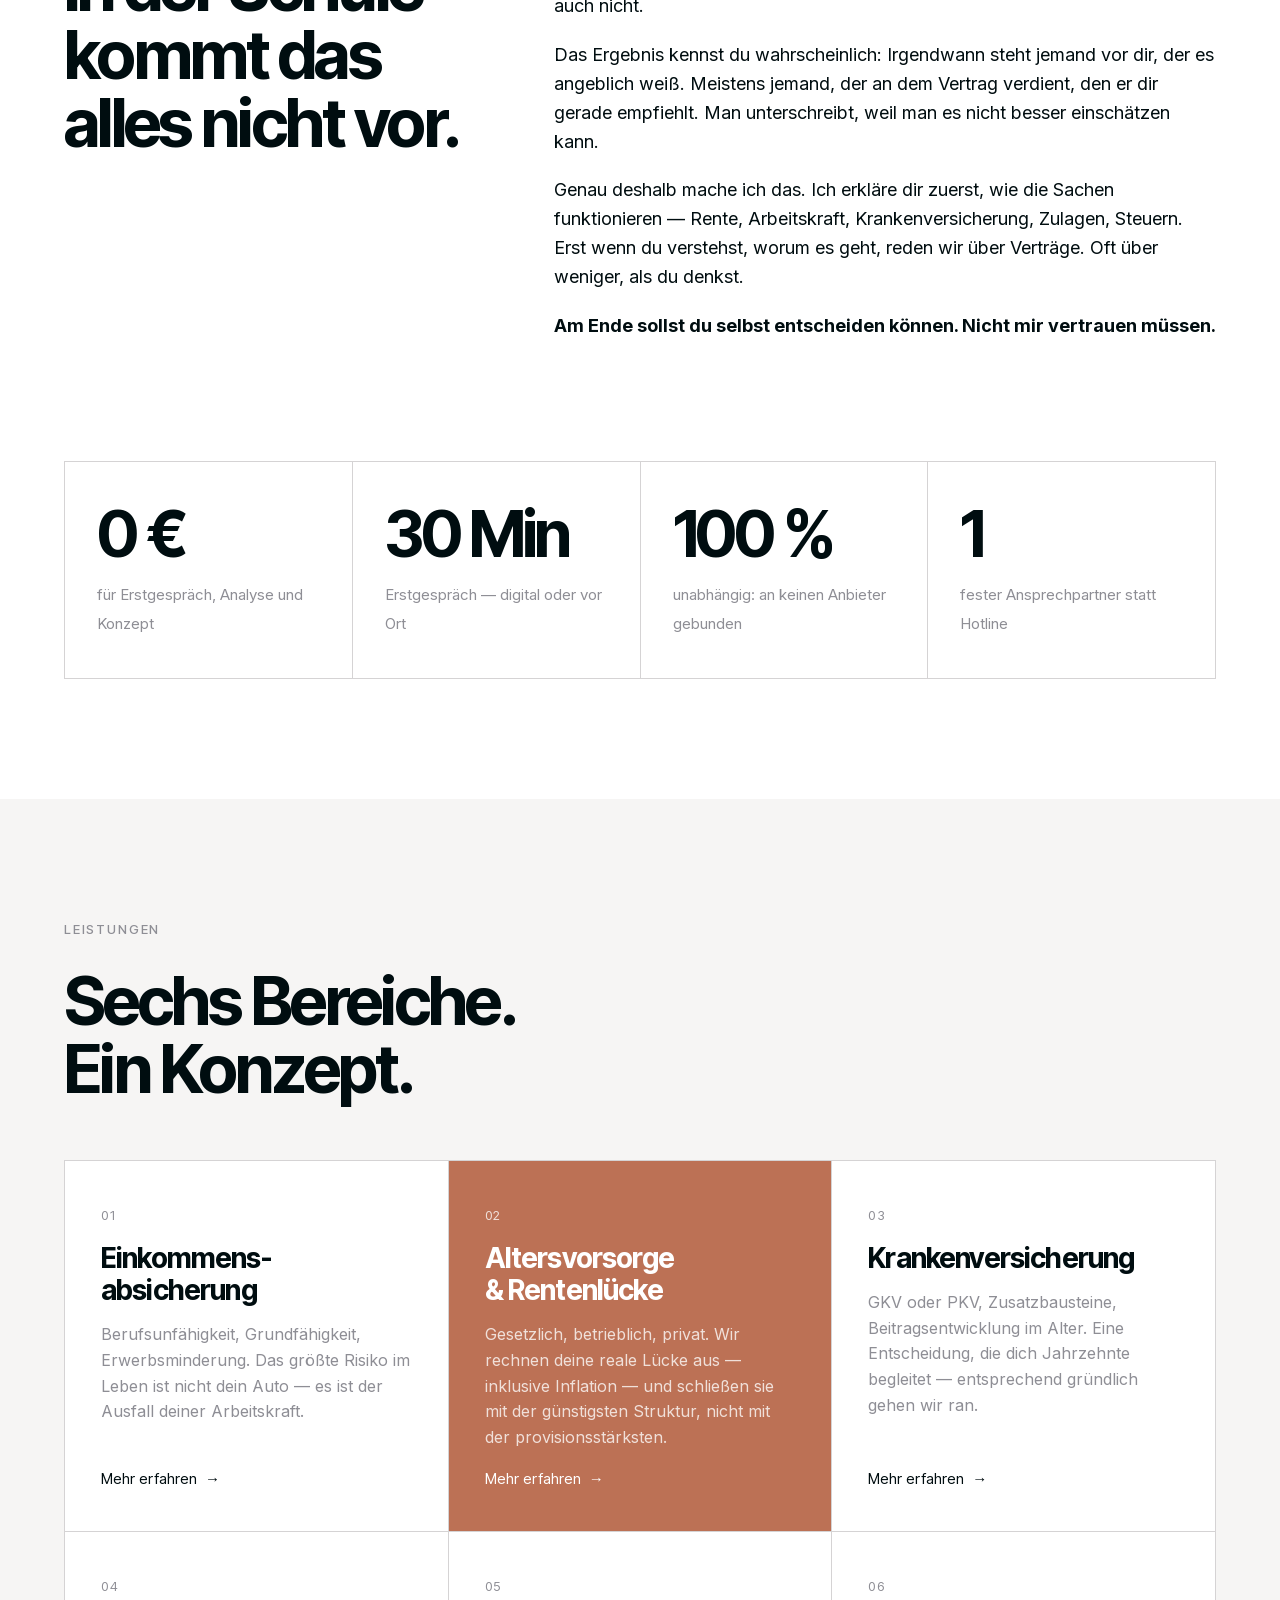
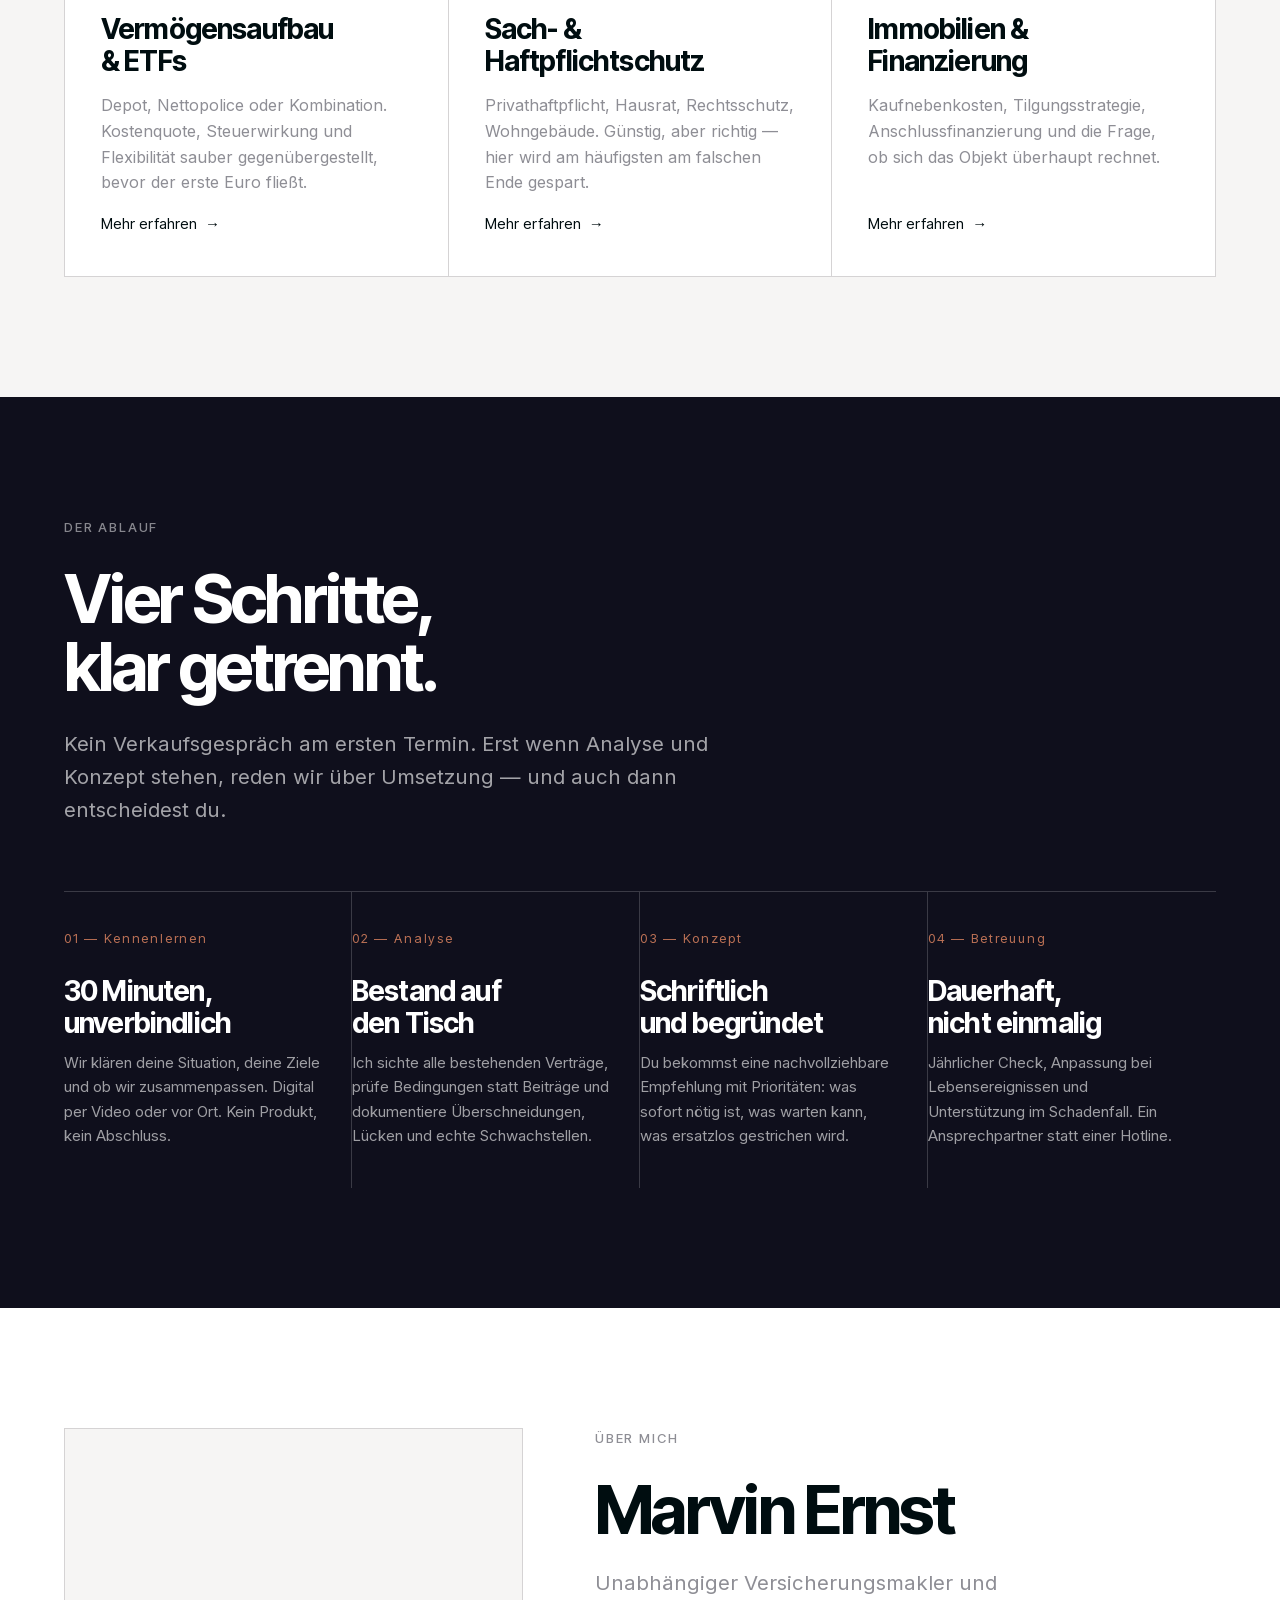
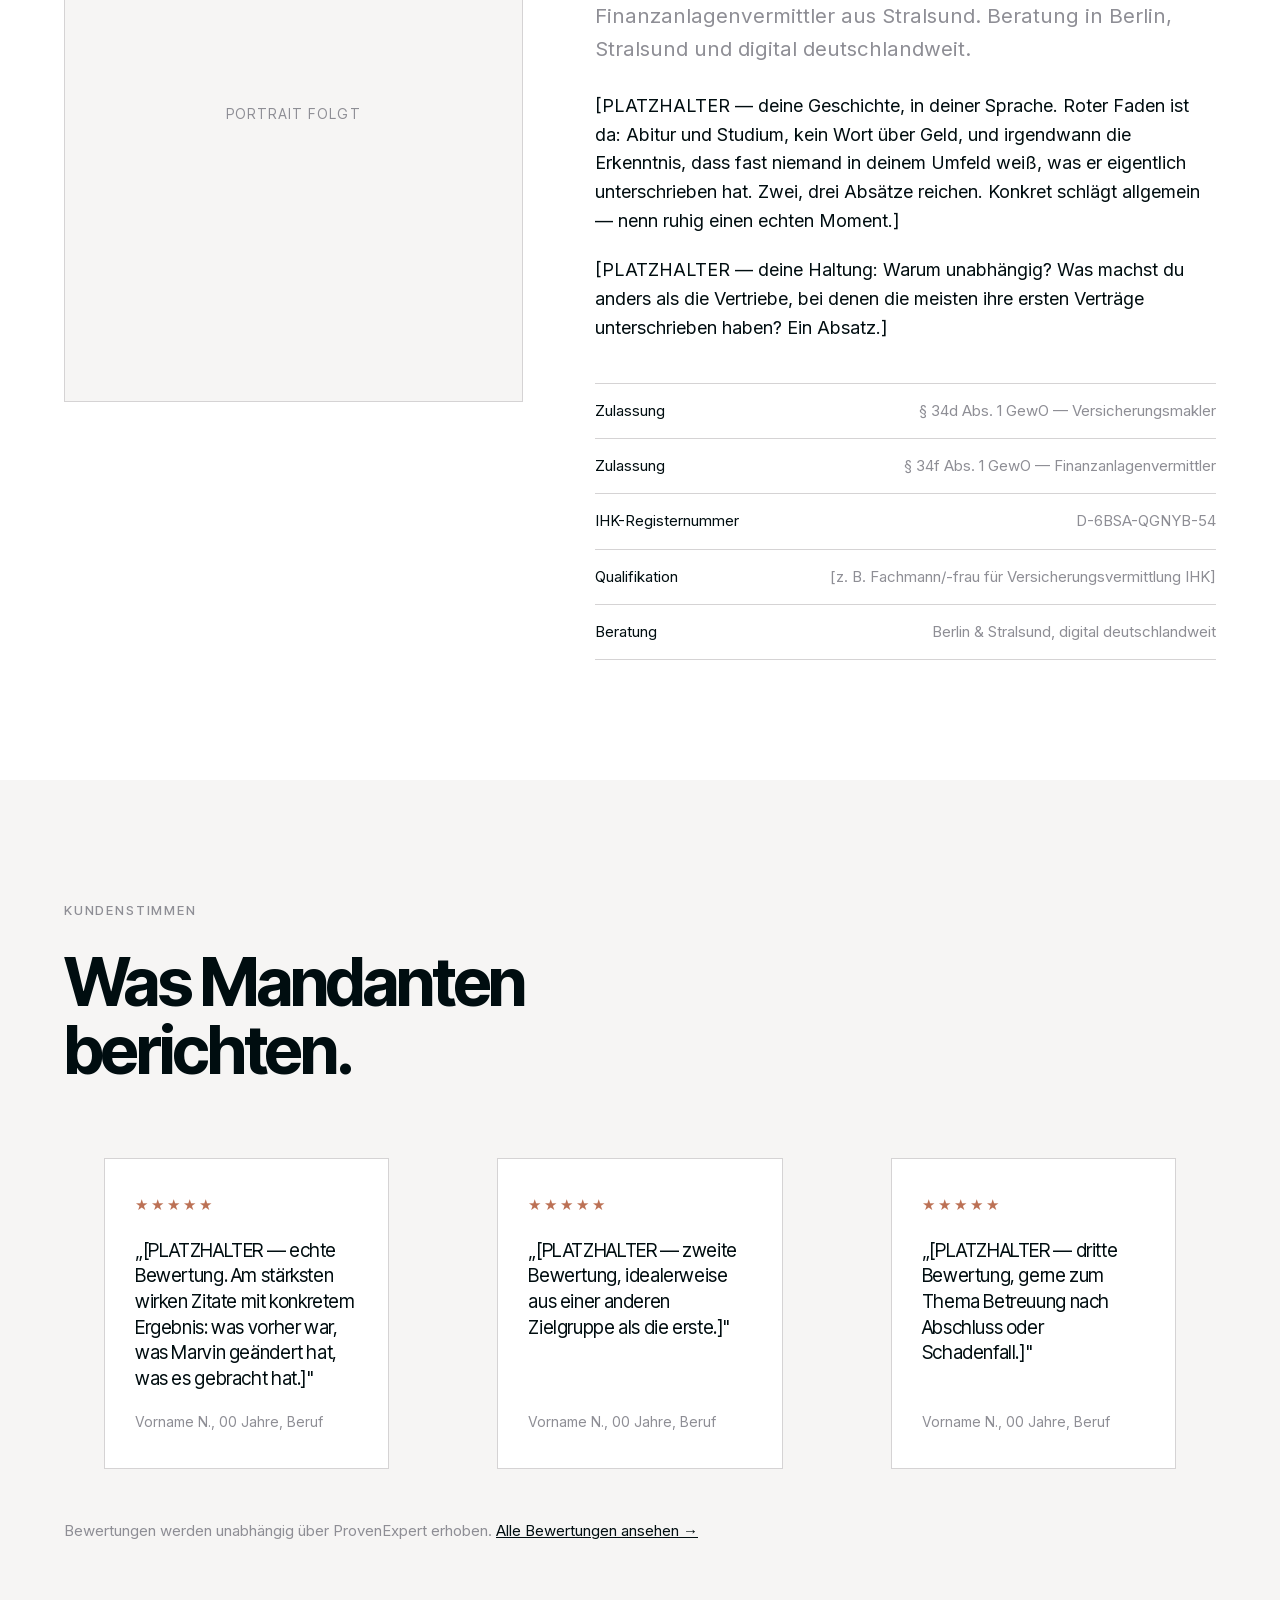
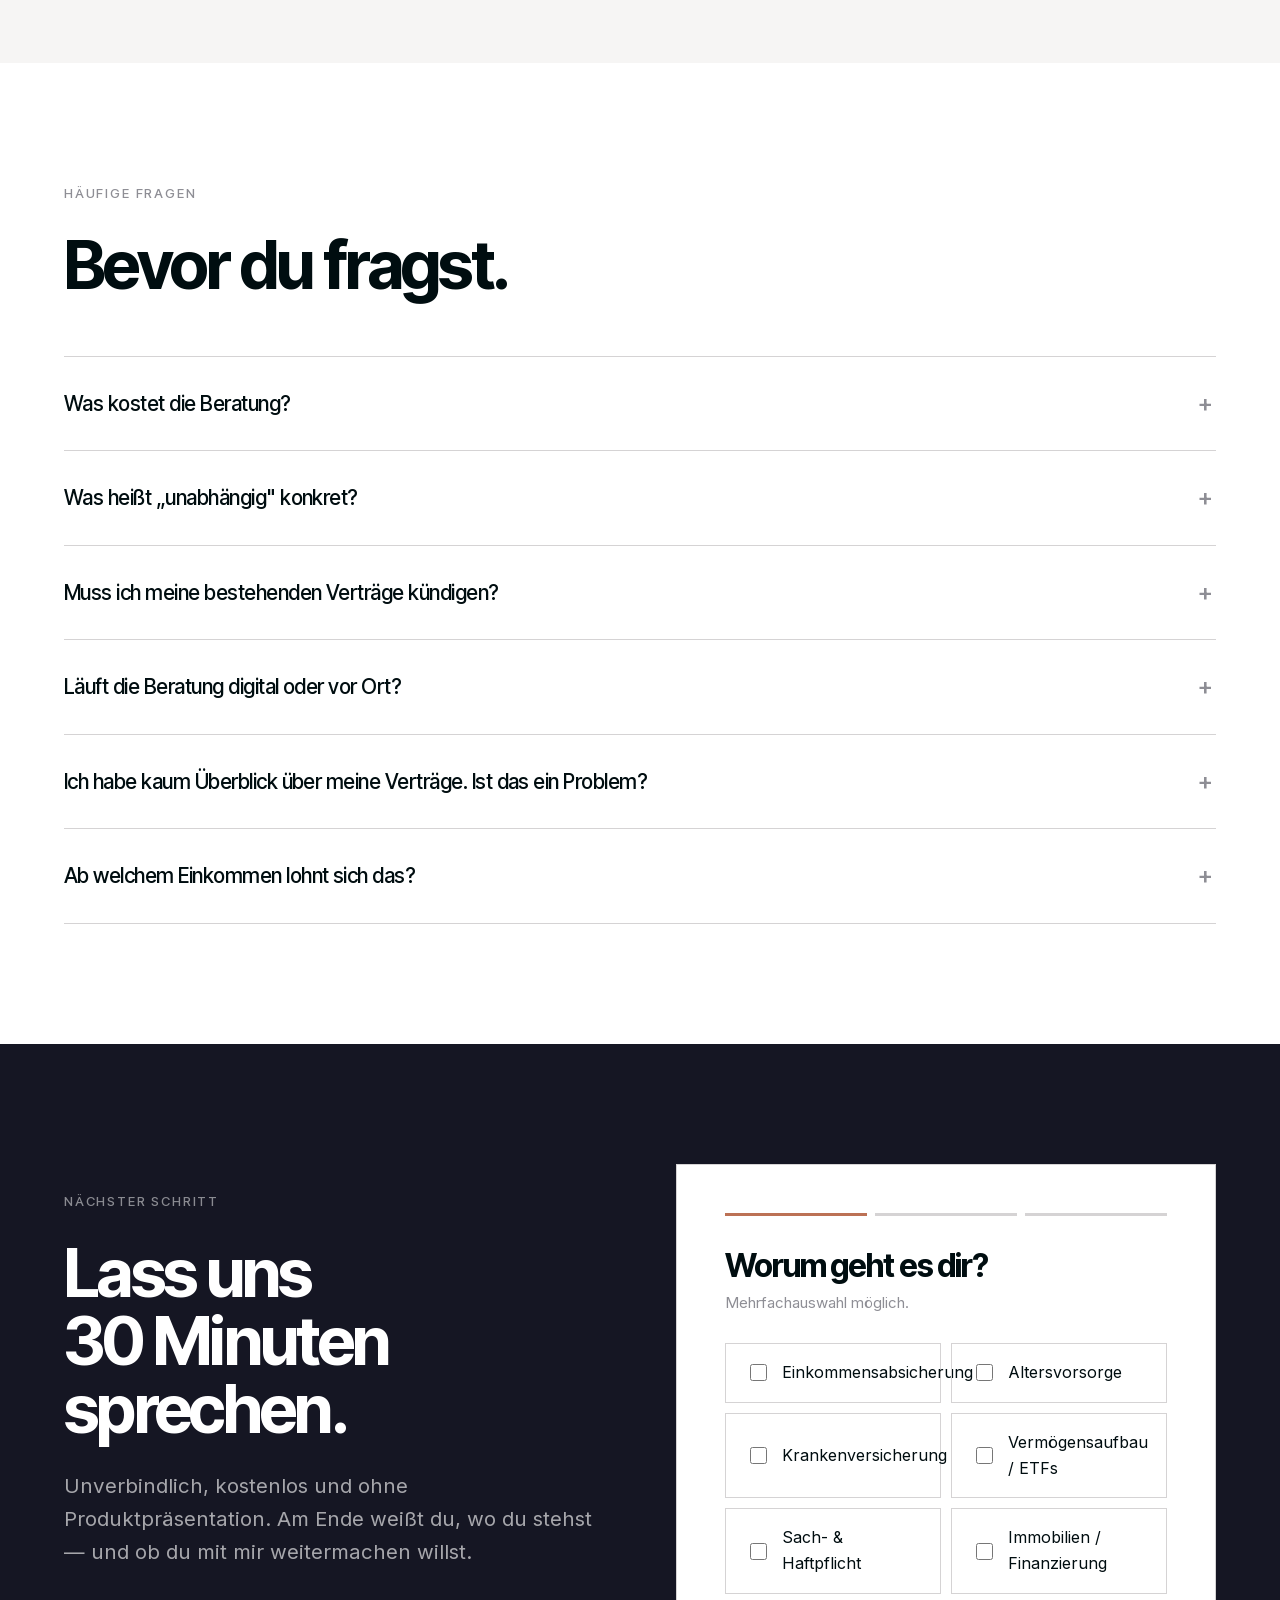
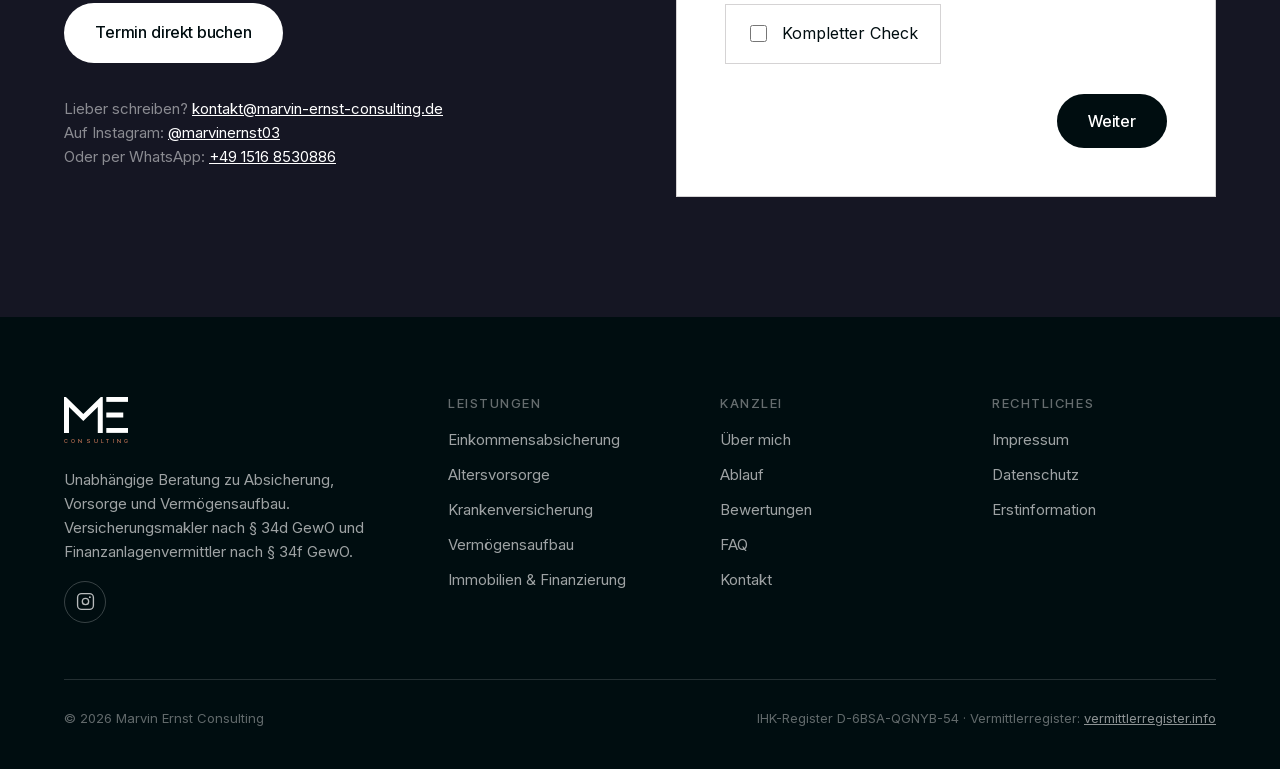
<file: public/index.html>
<!doctype html>
<html lang="de">
<head>
<meta charset="utf-8">
<meta name="viewport" content="width=device-width, initial-scale=1">
<title>Marvin Ernst Consulting — Unabhängige Beratung zu Absicherung, Vorsorge & Vermögensaufbau</title>
<meta name="description" content="Unabhängiger Versicherungsmakler und Finanzanlagenvermittler. Ich analysiere deine Verträge, schließe Lücken und baue ein Konzept, das über Jahrzehnte trägt. Kostenloses Erstgespräch.">
<link rel="canonical" href="https://marvin-ernst-consulting.de/">
<meta property="og:type" content="website">
<meta property="og:title" content="Marvin Ernst Consulting — Unabhängige Finanz- und Versicherungsberatung">
<meta property="og:description" content="Absicherung, Vorsorge und Vermögensaufbau. Unabhängig, transparent, digital.">
<meta property="og:locale" content="de_DE">
<meta property="og:site_name" content="Marvin Ernst Consulting">
<meta name="twitter:card" content="summary_large_image">
<link rel="icon" href="data:image/svg+xml,<svg xmlns='http://www.w3.org/2000/svg' viewBox='0 0 400 400'><rect width='400' height='400' fill='%23000d10'/><path transform='translate(52,64)' fill='%23fff' d='M0 273V0h15l132 129L280 0h15v273h-38V76L147 183 38 76v197z'/></svg>">
<link rel="preload" as="font" type="font/woff2" href="assets/fonts/InterTight-400-latin.woff2" crossorigin>
<link rel="preload" as="font" type="font/woff2" href="assets/fonts/Inter-400-latin.woff2" crossorigin>
<link rel="stylesheet" href="assets/css/style.css">
</head>
<body>

<!-- ====================== HEADER ====================== -->
<header class="site-header">
  <div class="wrap site-header__inner">
    <a class="logo logo--lockup" href="/" aria-label="Marvin Ernst Consulting — Startseite"><svg class="logo__mark" viewBox="0 0 488 273" xmlns="http://www.w3.org/2000/svg" aria-hidden="true"><path d="M0 273V0h15l132 129L280 0h15v273h-38V76L147 183 38 76v197z"/><rect x="322" y="0" width="166" height="37"/><rect x="322" y="118" width="129" height="38"/><rect x="322" y="236" width="166" height="37"/></svg><span class="logo__name">Marvin Ernst <span>Consulting</span></span></a>

    <nav class="nav" id="nav" aria-label="Hauptnavigation">
      <a href="#leistungen">Leistungen</a>
      <a href="#ablauf">Ablauf</a>
      <a href="#ueber-mich">Über mich</a>
      <a href="#stimmen">Stimmen</a>
      <a href="#faq">FAQ</a>
      <a href="#anfrage">Kontakt</a>
    </nav>

    <button class="nav-toggle" id="navToggle" aria-expanded="false" aria-controls="nav">Menü</button>
    <div style="display:flex;align-items:center;gap:14px">
      <a class="header-social" data-instagram href="#" target="_blank" rel="noopener" aria-label="Instagram"><svg viewBox="0 0 24 24" fill="none" stroke="currentColor" stroke-width="1.7" stroke-linecap="round" stroke-linejoin="round" aria-hidden="true"><rect x="2" y="2" width="20" height="20" rx="5"/><circle cx="12" cy="12" r="4"/><circle cx="17.5" cy="6.5" r="1.2" fill="currentColor" stroke="none"/></svg></a>
      <a class="btn btn--primary btn--sm header-cta" href="#anfrage">Erstgespräch</a>
    </div>
  </div>
</header>

<main>

<!-- ====================== HERO ====================== -->
<section class="hero">
  <div class="wrap">
    <p class="eyebrow">Versicherungsmakler &amp; Finanzanlagenvermittler</p>

    <h1 class="display hero__headline">Geld<br>verstehen.<br>Bevor es<br><em>teuer</em> wird.</h1>

    <div class="hero__foot">
      <div>
        <p class="lead">Zwischen erstem Gehalt und erster eigener Wohnung entscheidet sich mehr, als den meisten klar ist. Ich sortiere mit dir, was du wirklich brauchst — und was dir nur verkauft werden soll.</p>
        <div class="btn-row" style="margin-top:32px">
          <a class="btn btn--primary" href="#anfrage">Kostenloses Erstgespräch</a>
          <a class="btn btn--ghost" href="#leistungen">Leistungen ansehen</a>
        </div>
      </div>
      <p class="hero__note">Ich arbeite vor allem mit 18- bis 30-Jährigen — Ausbildung, Studium, erster Job. Da werden die Weichen gestellt, und jede Entscheidung wirkt vierzig Jahre nach. Unabhängig heißt: Ich bin an keinen Anbieter gebunden und arbeite ausschließlich in deinem Auftrag.</p>
    </div>
  </div>
</section>


<!-- Bewertungen bewusst direkt nach der Hero: Vertrauen auf den ersten Blick.
     TODO: Sobald echte Profile bestehen, href und Zahlen ersetzen und die
     Klasse "rating--placeholder" entfernen. -->
<div class="ratings">
  <a class="rating rating--placeholder" href="#" aria-label="Google-Bewertungen ansehen">
    <span class="rating__logo">Google</span>
    <span class="rating__body">
      <span class="rating__score">—<span class="rating__stars rating__stars--leer" aria-hidden="true">★★★★★</span></span>
      <span class="rating__meta">Profil in Vorbereitung</span>
    </span>
  </a>
  <a class="rating rating--placeholder" href="#" aria-label="Trustpilot-Bewertungen ansehen">
    <span class="rating__logo">Trustpilot</span>
    <span class="rating__body">
      <span class="rating__score">—<span class="rating__stars rating__stars--leer" aria-hidden="true">★★★★★</span></span>
      <span class="rating__meta">Profil in Vorbereitung</span>
    </span>
  </a>
  <div class="rating">
    <span class="rating__logo">IHK</span>
    <span class="rating__body">
      <span class="rating__score">Registriert</span>
      <span class="rating__meta">Vermittlerregister D-6BSA-QGNYB-54</span>
    </span>
  </div>
</div>

<!-- ====================== TRUST-LEISTE ====================== -->
<div class="trust">
  <div class="wrap">
    <ul class="trust__list">
      <li>Versicherungsmakler nach §&nbsp;34d GewO</li>
      <li>Finanzanlagenvermittler nach §&nbsp;34f GewO</li>
      <li>IHK-Register D-6BSA-QGNYB-54</li>
      <li>Berlin &amp; Stralsund — digital deutschlandweit</li>
    </ul>
  </div>
</div>

<!-- ====================== POSITIONIERUNG ====================== -->
<section id="warum">
  <div class="wrap split reveal">
    <div>
      <p class="eyebrow">Warum ich das mache</p>
      <h2>In der Schule<br>kommt das<br>alles nicht vor.</h2>
    </div>
    <div class="split__body">
      <p>Ich habe im Abitur gelernt, wie man eine Zelle zeichnet. Wie eine Krankenkasse funktioniert, welche staatlichen Förderungen mir zustehen oder was passiert, wenn ich mit 24 nicht mehr arbeiten kann — davon kam nichts vor. Im Studium auch nicht.</p>
      <p>Das Ergebnis kennst du wahrscheinlich: Irgendwann steht jemand vor dir, der es angeblich weiß. Meistens jemand, der an dem Vertrag verdient, den er dir gerade empfiehlt. Man unterschreibt, weil man es nicht besser einschätzen kann.</p>
      <p>Genau deshalb mache ich das. Ich erkläre dir zuerst, wie die Sachen funktionieren — Rente, Arbeitskraft, Krankenversicherung, Zulagen, Steuern. Erst wenn du verstehst, worum es geht, reden wir über Verträge. Oft über weniger, als du denkst.</p>
      <p><strong>Am Ende sollst du selbst entscheiden können. Nicht mir vertrauen müssen.</strong></p>
    </div>
  </div>
</section>

<!-- ====================== ZAHLEN ====================== -->
<section style="padding-top:0">
  <div class="wrap reveal">
    <!-- Diese vier Aussagen sind durch dein Geschäftsmodell gedeckt, nicht behauptet.
         Sobald du belastbare Zahlen hast (analysierte Verträge, Bewertungsschnitt,
         betreute Mandanten), tausch einzelne Kacheln dagegen aus — Zahlen wirken
         stärker, aber nur wenn sie stimmen. -->
    <div class="stats">
      <div class="stat">
        <span class="stat__num">0&nbsp;€</span>
        <span class="stat__label">für Erstgespräch, Analyse und Konzept</span>
      </div>
      <div class="stat">
        <span class="stat__num">30&nbsp;Min</span>
        <span class="stat__label">Erstgespräch — digital oder vor Ort</span>
      </div>
      <div class="stat">
        <span class="stat__num">100&nbsp;%</span>
        <span class="stat__label">unabhängig: an keinen Anbieter gebunden</span>
      </div>
      <div class="stat">
        <span class="stat__num">1</span>
        <span class="stat__label">fester Ansprechpartner statt Hotline</span>
      </div>
    </div>
  </div>
</section>

<!-- ====================== LEISTUNGEN ====================== -->
<section id="leistungen" class="band-soft">
  <div class="wrap">
    <div class="reveal">
      <p class="eyebrow">Leistungen</p>
      <h2 style="max-width:16ch">Sechs Bereiche.<br>Ein Konzept.</h2>
    </div>

    <div class="cards reveal">
      <a class="card" href="#anfrage">
        <span class="card__idx">01</span>
        <h3>Einkommens&shy;absicherung</h3>
        <p>Berufsunfähigkeit, Grundfähigkeit, Erwerbsminderung. Das größte Risiko im Leben ist nicht dein Auto — es ist der Ausfall deiner Arbeitskraft.</p>
        <span class="card__more">Mehr erfahren</span>
      </a>

      <a class="card card--featured" href="#anfrage">
        <span class="card__idx">02</span>
        <h3>Altersvorsorge<br>&amp; Rentenlücke</h3>
        <p>Gesetzlich, betrieblich, privat. Wir rechnen deine reale Lücke aus — inklusive Inflation — und schließen sie mit der günstigsten Struktur, nicht mit der provisionsstärksten.</p>
        <span class="card__more">Mehr erfahren</span>
      </a>

      <a class="card" href="#anfrage">
        <span class="card__idx">03</span>
        <h3>Kranken&shy;versicherung</h3>
        <p>GKV oder PKV, Zusatzbausteine, Beitragsentwicklung im Alter. Eine Entscheidung, die dich Jahrzehnte begleitet — entsprechend gründlich gehen wir ran.</p>
        <span class="card__more">Mehr erfahren</span>
      </a>

      <a class="card" href="#anfrage">
        <span class="card__idx">04</span>
        <h3>Vermögensaufbau<br>&amp; ETFs</h3>
        <p>Depot, Nettopolice oder Kombination. Kostenquote, Steuerwirkung und Flexibilität sauber gegenübergestellt, bevor der erste Euro fließt.</p>
        <span class="card__more">Mehr erfahren</span>
      </a>

      <a class="card" href="#anfrage">
        <span class="card__idx">05</span>
        <h3>Sach- &amp; Haftpflicht&shy;schutz</h3>
        <p>Privathaftpflicht, Hausrat, Rechtsschutz, Wohngebäude. Günstig, aber richtig — hier wird am häufigsten am falschen Ende gespart.</p>
        <span class="card__more">Mehr erfahren</span>
      </a>

      <a class="card" href="#anfrage">
        <span class="card__idx">06</span>
        <h3>Immobilien &amp;<br>Finanzierung</h3>
        <p>Kaufnebenkosten, Tilgungsstrategie, Anschluss&shy;finanzierung und die Frage, ob sich das Objekt überhaupt rechnet.</p>
        <span class="card__more">Mehr erfahren</span>
      </a>
    </div>
  </div>
</section>

<!-- ====================== ABLAUF ====================== -->
<section id="ablauf" class="band-dark">
  <div class="wrap">
    <div class="reveal" style="max-width:760px">
      <p class="eyebrow eyebrow--light">Der Ablauf</p>
      <h2>Vier Schritte,<br>klar getrennt.</h2>
      <p class="lead" style="margin-top:26px">Kein Verkaufsgespräch am ersten Termin. Erst wenn Analyse und Konzept stehen, reden wir über Umsetzung — und auch dann entscheidest du.</p>
    </div>

    <div class="steps reveal">
      <div class="step">
        <span class="step__num">01 — Kennenlernen</span>
        <h3>30 Minuten,<br>unverbindlich</h3>
        <p>Wir klären deine Situation, deine Ziele und ob wir zusammenpassen. Digital per Video oder vor Ort. Kein Produkt, kein Abschluss.</p>
      </div>
      <div class="step">
        <span class="step__num">02 — Analyse</span>
        <h3>Bestand auf<br>den Tisch</h3>
        <p>Ich sichte alle bestehenden Verträge, prüfe Bedingungen statt Beiträge und dokumentiere Überschneidungen, Lücken und echte Schwachstellen.</p>
      </div>
      <div class="step">
        <span class="step__num">03 — Konzept</span>
        <h3>Schriftlich<br>und begründet</h3>
        <p>Du bekommst eine nachvollziehbare Empfehlung mit Prioritäten: was sofort nötig ist, was warten kann, was ersatzlos gestrichen wird.</p>
      </div>
      <div class="step">
        <span class="step__num">04 — Betreuung</span>
        <h3>Dauerhaft,<br>nicht einmalig</h3>
        <p>Jährlicher Check, Anpassung bei Lebensereignissen und Unterstützung im Schadenfall. Ein Ansprechpartner statt einer Hotline.</p>
      </div>
    </div>
  </div>
</section>

<!-- ====================== ÜBER MICH ====================== -->
<section id="ueber-mich">
  <div class="wrap about reveal">
    <div>
      <div class="portrait">Portrait folgt</div>
    </div>
    <div>
      <p class="eyebrow">Über mich</p>
      <h2>Marvin Ernst</h2>
      <p class="lead" style="margin:22px 0 26px">Unabhängiger Versicherungsmakler und Finanzanlagenvermittler aus Stralsund. Beratung in Berlin, Stralsund und digital deutschlandweit.</p>

      <p>[PLATZHALTER — deine Geschichte, in deiner Sprache. Roter Faden ist da: Abitur und Studium, kein Wort über Geld, und irgendwann die Erkenntnis, dass fast niemand in deinem Umfeld weiß, was er eigentlich unterschrieben hat. Zwei, drei Absätze reichen. Konkret schlägt allgemein — nenn ruhig einen echten Moment.]</p>

      <p>[PLATZHALTER — deine Haltung: Warum unabhängig? Was machst du anders als die Vertriebe, bei denen die meisten ihre ersten Verträge unterschrieben haben? Ein Absatz.]</p>

      <ul class="creds">
        <li><span>Zulassung</span><span>§ 34d Abs. 1 GewO — Versicherungsmakler</span></li>
        <li><span>Zulassung</span><span>§ 34f Abs. 1 GewO — Finanzanlagenvermittler</span></li>
        <li><span>IHK-Registernummer</span><span>D-6BSA-QGNYB-54</span></li>
        <li><span>Qualifikation</span><span>[z.&nbsp;B. Fachmann/-frau für Versicherungsvermittlung IHK]</span></li>
        <li><span>Beratung</span><span>Berlin &amp; Stralsund, digital deutschlandweit</span></li>
      </ul>
    </div>
  </div>
</section>

<!-- ====================== STIMMEN ====================== -->
<section id="stimmen" class="band-soft">
  <div class="wrap">
    <div class="reveal">
      <p class="eyebrow">Kundenstimmen</p>
      <h2>Was Mandanten<br>berichten.</h2>
    </div>

    <div class="quotes reveal">
      <figure class="quote">
        <div class="quote__stars" aria-label="5 von 5 Sternen">★★★★★</div>
        <blockquote>„[PLATZHALTER — echte Bewertung. Am stärksten wirken Zitate mit konkretem Ergebnis: was vorher war, was Marvin geändert hat, was es gebracht hat.]"</blockquote>
        <figcaption>Vorname N., 00 Jahre, Beruf</figcaption>
      </figure>

      <figure class="quote">
        <div class="quote__stars" aria-label="5 von 5 Sternen">★★★★★</div>
        <blockquote>„[PLATZHALTER — zweite Bewertung, idealerweise aus einer anderen Zielgruppe als die erste.]"</blockquote>
        <figcaption>Vorname N., 00 Jahre, Beruf</figcaption>
      </figure>

      <figure class="quote">
        <div class="quote__stars" aria-label="5 von 5 Sternen">★★★★★</div>
        <blockquote>„[PLATZHALTER — dritte Bewertung, gerne zum Thema Betreuung nach Abschluss oder Schadenfall.]"</blockquote>
        <figcaption>Vorname N., 00 Jahre, Beruf</figcaption>
      </figure>
    </div>

    <p style="margin-top:32px;font-size:15px;color:var(--ash)">
      <!-- TODO: ProvenExpert-Widget einbinden, sobald das Profil steht -->
      Bewertungen werden unabhängig über ProvenExpert erhoben. <a href="#" style="color:var(--ink)">Alle Bewertungen ansehen →</a>
    </p>
  </div>
</section>

<!-- ====================== FAQ ====================== -->
<section id="faq">
  <div class="wrap">
    <div class="reveal" style="max-width:700px">
      <p class="eyebrow">Häufige Fragen</p>
      <h2>Bevor du fragst.</h2>
    </div>

    <div class="faq reveal">
      <details>
        <summary>Was kostet die Beratung?</summary>
        <div class="faq__answer">Erstgespräch, Analyse und Konzept sind für dich kostenfrei. Als Versicherungsmakler werde ich im Vermittlungsfall vom Versicherer vergütet — diese Vergütung ist bereits im Beitrag enthalten und wird dir vor jedem Abschluss offengelegt. Kommt kein Vertrag zustande, entstehen dir keine Kosten.</div>
      </details>

      <details>
        <summary>Was heißt „unabhängig" konkret?</summary>
        <div class="faq__answer">Als Makler bin ich rechtlich Sachwalter deiner Interessen, nicht Vertreter eines Versicherers. Ich habe keine Abnahmeverpflichtungen gegenüber einzelnen Gesellschaften und vergleiche den Markt anhand von Bedingungswerken, nicht nur anhand des Beitrags.</div>
      </details>

      <details>
        <summary>Muss ich meine bestehenden Verträge kündigen?</summary>
        <div class="faq__answer">Nein — und in vielen Fällen wäre das sogar ein Fehler. Ältere Verträge haben oft Konditionen, die es heute nicht mehr gibt. Jeder Bestandsvertrag wird einzeln bewertet: behalten, anpassen oder ersetzen. Ersetzt wird nur, wenn es dir nachweisbar nützt.</div>
      </details>

      <details>
        <summary>Läuft die Beratung digital oder vor Ort?</summary>
        <div class="faq__answer">Beides. Die meisten Mandanten wählen Videoberatung, weil es schneller und terminlich flexibler ist. Unterlagen werden digital signiert. Vor-Ort-Termine biete ich in Berlin und Stralsund an, weitere Orte nach Absprache.</div>
      </details>

      <details>
        <summary>Ich habe kaum Überblick über meine Verträge. Ist das ein Problem?</summary>
        <div class="faq__answer">Im Gegenteil, das ist der Normalfall. Du brauchst zum Erstgespräch nichts vorzubereiten. Für die Analyse hole ich mit deiner Vollmacht die Vertragsdaten direkt bei den Gesellschaften ein — du musst keinen Ordner durchsuchen.</div>
      </details>

      <details>
        <summary>Ab welchem Einkommen lohnt sich das?</summary>
        <div class="faq__answer">Es gibt keine Mindestsumme. Gerade zu Beginn des Berufslebens sind die Hebel am größten: Beiträge zur Arbeitskraftabsicherung sind mit Anfang 20 dauerhaft günstiger, und beim Vermögensaufbau arbeitet die Zeit für dich. Wichtig ist nicht, wie viel du hast, sondern dass die Struktur stimmt.</div>
      </details>
    </div>
  </div>
</section>

<!-- ====================== ANFRAGE / CTA ====================== -->
<section id="anfrage" class="band-dark2 cta-final">
  <div class="wrap cta-final__grid">
    <div class="reveal">
      <p class="eyebrow eyebrow--light">Nächster Schritt</p>
      <h2>Lass uns<br>30 Minuten<br>sprechen.</h2>
      <p class="lead" style="margin-top:26px">Unverbindlich, kostenlos und ohne Produktpräsentation. Am Ende weißt du, wo du stehst — und ob du mit mir weitermachen willst.</p>

      <div class="btn-row" style="margin-top:34px">
        <a class="btn btn--light" data-calendly href="#" target="_blank" rel="noopener">Termin direkt buchen</a>
      </div>

      <p style="margin-top:34px;font-size:15px;color:rgba(255,255,255,.5)">
        Lieber schreiben? <a href="mailto:kontakt@marvin-ernst-consulting.de" style="color:#fff">kontakt@marvin-ernst-consulting.de</a><br>
        Auf Instagram: <a data-instagram href="#" target="_blank" rel="noopener" style="color:#fff">@marvinernst03</a><br>
        Oder per WhatsApp: <a data-whatsapp href="#" style="color:#fff">+49&nbsp;1516&nbsp;8530886</a>
      </p>
    </div>

    <!-- Mehrstufiges Formular -->
    <div class="form-shell reveal">
      <div class="form-progress" aria-hidden="true">
        <span class="is-active"></span><span></span><span></span>
      </div>

      <form id="leadForm" novalidate>
        <!-- Schritt 1 -->
        <fieldset class="form-step is-active" data-step="1" style="border:0;padding:0;margin:0">
          <legend class="form-step__title" style="padding:0">Worum geht es dir?</legend>
          <p class="form-step__hint">Mehrfachauswahl möglich.</p>

          <div class="choices choices--grid">
            <label class="choice"><input type="checkbox" name="thema" value="Einkommensabsicherung"> Einkommensabsicherung</label>
            <label class="choice"><input type="checkbox" name="thema" value="Altersvorsorge"> Altersvorsorge</label>
            <label class="choice"><input type="checkbox" name="thema" value="Krankenversicherung"> Krankenversicherung</label>
            <label class="choice"><input type="checkbox" name="thema" value="Vermögensaufbau"> Vermögensaufbau / ETFs</label>
            <label class="choice"><input type="checkbox" name="thema" value="Sach- und Haftpflicht"> Sach- &amp; Haftpflicht</label>
            <label class="choice"><input type="checkbox" name="thema" value="Immobilien und Finanzierung"> Immobilien / Finanzierung</label>
            <label class="choice"><input type="checkbox" name="thema" value="Kompletter Check"> Kompletter Check</label>
          </div>

          <div class="form-nav">
            <span></span>
            <button type="button" class="btn btn--primary" data-next>Weiter</button>
          </div>
        </fieldset>

        <!-- Schritt 2 -->
        <fieldset class="form-step" data-step="2" style="border:0;padding:0;margin:0">
          <legend class="form-step__title" style="padding:0">Wie ist deine Situation?</legend>
          <p class="form-step__hint">Damit ich das Gespräch vorbereiten kann.</p>

          <div class="choices">
            <label class="choice"><input type="radio" name="status" value="Noch nichts abgeschlossen"> Ich habe bisher kaum etwas abgeschlossen</label>
            <label class="choice"><input type="radio" name="status" value="Einige Verträge, kein Überblick"> Ich habe einige Verträge, aber keinen Überblick</label>
            <label class="choice"><input type="radio" name="status" value="Gut aufgestellt, Zweitmeinung"> Ich bin gut aufgestellt und will eine Zweitmeinung</label>
            <label class="choice"><input type="radio" name="status" value="Konkreter Anlass"> Es gibt einen konkreten Anlass (Jobwechsel, Kind, Immobilie …)</label>
          </div>

          <div class="form-nav">
            <button type="button" class="btn btn--ghost" data-prev>Zurück</button>
            <button type="button" class="btn btn--primary" data-next>Weiter</button>
          </div>
        </fieldset>

        <!-- Schritt 3 -->
        <fieldset class="form-step" data-step="3" style="border:0;padding:0;margin:0">
          <legend class="form-step__title" style="padding:0">Wie erreiche ich dich?</legend>
          <p class="form-step__hint">Ich melde mich innerhalb von 24 Stunden.</p>

          <div class="field">
            <label for="f-name">Name *</label>
            <input type="text" id="f-name" name="name" autocomplete="name" required>
          </div>
          <div class="field">
            <label for="f-mail">E-Mail *</label>
            <input type="email" id="f-mail" name="email" autocomplete="email" required>
          </div>
          <div class="field">
            <label for="f-tel">Telefon (optional)</label>
            <input type="tel" id="f-tel" name="telefon" autocomplete="tel">
          </div>
          <div class="field">
            <label for="f-msg">Nachricht (optional)</label>
            <textarea id="f-msg" name="nachricht"></textarea>
          </div>

          <!-- Honeypot gegen Spam-Bots: für Menschen unsichtbar, muss leer bleiben -->
          <div aria-hidden="true" style="position:absolute;left:-9999px;width:1px;height:1px;overflow:hidden">
            <label for="f-web">Website</label>
            <input type="text" id="f-web" name="website" tabindex="-1" autocomplete="off">
          </div>

          <label class="consent">
            <input type="checkbox" name="datenschutz" required>
            <span>Ich habe die <a href="/datenschutz">Datenschutzerklärung</a> gelesen und bin damit einverstanden, dass meine Angaben zur Bearbeitung meiner Anfrage gespeichert und verarbeitet werden. *</span>
          </label>

          <div class="form-nav">
            <button type="button" class="btn btn--ghost" data-prev>Zurück</button>
            <button type="submit" class="btn btn--primary">Anfrage senden</button>
          </div>
          <p id="formError" style="color:#c0392b;font-size:14px;margin-top:14px;display:none"></p>
        </fieldset>
      </form>

      <div class="form-success" id="formSuccess">
        <h3 style="margin-bottom:12px">Danke — Anfrage ist raus.</h3>
        <p style="color:var(--ash);font-size:16px">Ich melde mich innerhalb von 24 Stunden bei dir. Wenn es schneller gehen soll, buch dir direkt einen Termin.</p>
      </div>
    </div>
  </div>
</section>

</main>

<!-- Sticky CTA — nur Mobile, blendet sich in der Anfrage-Sektion aus -->
<div class="sticky-cta" id="stickyCta">
  <a class="btn btn--light" data-calendly href="#" target="_blank" rel="noopener">Termin buchen</a>
  <a class="btn btn--wa" data-whatsapp href="#" target="_blank" rel="noopener" aria-label="WhatsApp">
    <svg viewBox="0 0 24 24" fill="currentColor" width="20" height="20" aria-hidden="true"><path d="M12.04 2C6.58 2 2.13 6.45 2.13 11.91c0 1.75.46 3.45 1.32 4.95L2 22l5.25-1.38a9.9 9.9 0 0 0 4.79 1.22h.01c5.46 0 9.91-4.45 9.91-9.91S17.5 2 12.04 2Zm0 18.15h-.01a8.2 8.2 0 0 1-4.19-1.15l-.3-.18-3.12.82.83-3.04-.2-.31a8.22 8.22 0 0 1-1.26-4.38c0-4.54 3.7-8.23 8.25-8.23a8.23 8.23 0 0 1 0 16.47Zm4.52-6.16c-.25-.12-1.47-.72-1.69-.81-.23-.08-.39-.12-.56.13-.16.24-.64.8-.78.97-.15.16-.29.18-.53.06-.25-.12-1.05-.39-1.99-1.23-.74-.66-1.23-1.470-1.38-1.72-.14-.25-.01-.38.11-.5.11-.11.25-.29.37-.44.13-.15.17-.25.25-.41.08-.17.04-.31-.02-.43-.06-.12-.56-1.34-.76-1.84-.2-.48-.4-.42-.56-.43h-.48c-.16 0-.43.06-.65.31-.22.25-.85.83-.85 2.03s.87 2.35.99 2.51c.12.16 1.71 2.61 4.15 3.66.58.25 1.03.4 1.39.51.58.19 1.11.16 1.53.1.47-.07 1.47-.6 1.68-1.18.21-.58.21-1.07.14-1.18-.06-.11-.22-.17-.47-.29Z"/></svg>
  </a>
</div>

<!-- ====================== FOOTER ====================== -->
<footer class="site-footer">
  <div class="wrap">
    <div class="footer__grid">
      <div class="footer__brand">
        <a class="logo logo--light logo--footer" href="/" aria-label="Marvin Ernst Consulting — Startseite">
      <svg viewBox="0 0 488 350" xmlns="http://www.w3.org/2000/svg" role="img">
        <title>ME Consulting</title>
        <g class="mark">
          <path d="M0 273V0h15l132 129L280 0h15v273h-38V76L147 183 38 76v197z"/>
          <rect x="322" y="0" width="166" height="37"/>
          <rect x="322" y="118" width="129" height="38"/>
          <rect x="322" y="236" width="166" height="37"/>
        </g>
        <text class="word" x="0" y="349" textLength="488" lengthAdjust="spacing"
              font-family="Inter Tight, Helvetica, Arial, sans-serif"
              font-size="41" font-weight="500">CONSULTING</text>
      </svg>
    </a>
        <p>Unabhängige Beratung zu Absicherung, Vorsorge und Vermögensaufbau. Versicherungsmakler nach §&nbsp;34d GewO und Finanzanlagenvermittler nach §&nbsp;34f GewO.</p>
        <ul class="social">
          <li><a data-instagram href="#" target="_blank" rel="noopener" aria-label="Instagram"><svg viewBox="0 0 24 24" fill="none" stroke="currentColor" stroke-width="1.7" stroke-linecap="round" stroke-linejoin="round" aria-hidden="true"><rect x="2" y="2" width="20" height="20" rx="5"/><circle cx="12" cy="12" r="4"/><circle cx="17.5" cy="6.5" r="1.2" fill="currentColor" stroke="none"/></svg></a></li>
        </ul>
      </div>

      <div>
        <h4>Leistungen</h4>
        <ul>
          <li><a href="#leistungen">Einkommensabsicherung</a></li>
          <li><a href="#leistungen">Altersvorsorge</a></li>
          <li><a href="#leistungen">Krankenversicherung</a></li>
          <li><a href="#leistungen">Vermögensaufbau</a></li>
          <li><a href="#leistungen">Immobilien &amp; Finanzierung</a></li>
        </ul>
      </div>

      <div>
        <h4>Kanzlei</h4>
        <ul>
          <li><a href="#ueber-mich">Über mich</a></li>
          <li><a href="#ablauf">Ablauf</a></li>
          <li><a href="#stimmen">Bewertungen</a></li>
          <li><a href="#faq">FAQ</a></li>
          <li><a href="#anfrage">Kontakt</a></li>
        </ul>
      </div>

      <div>
        <h4>Rechtliches</h4>
        <ul>
          <li><a href="/impressum">Impressum</a></li>
          <li><a href="/datenschutz">Datenschutz</a></li>
          <li><a href="/erstinformation">Erstinformation</a></li>
        </ul>
      </div>
    </div>

    <div class="footer__legal">
      <span>© <span id="year">2026</span> Marvin Ernst Consulting</span>
      <span>IHK-Register D-6BSA-QGNYB-54 · Vermittlerregister: <a href="https://www.vermittlerregister.info" target="_blank" rel="noopener" style="color:rgba(255,255,255,.55)">vermittlerregister.info</a></span>
    </div>
  </div>
</footer>

<script src="assets/js/main.js"></script>
</body>
</html>
</file>
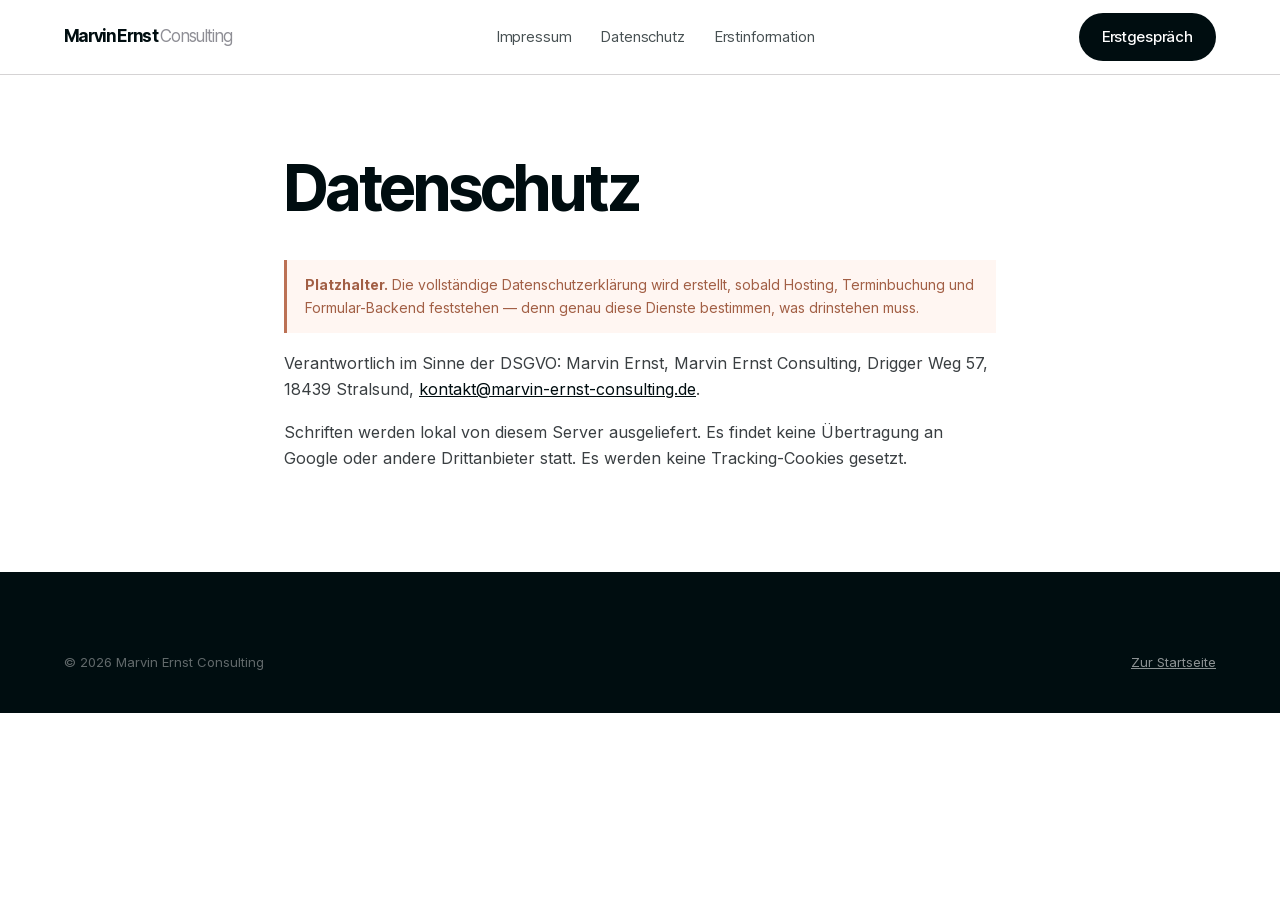
<file: datenschutz.html>
<!doctype html>
<html lang="de">
<head>
<meta charset="utf-8">
<meta name="viewport" content="width=device-width, initial-scale=1">
<meta name="robots" content="noindex, follow">
<link rel="icon" href="data:image/svg+xml,<svg xmlns='http://www.w3.org/2000/svg' viewBox='0 0 400 400'><rect width='400' height='400' fill='%23000d10'/><path transform='translate(52,64)' fill='%23fff' d='M0 273V0h15l132 129L280 0h15v273h-38V76L147 183 38 76v197z'/></svg>">
<link rel="stylesheet" href="assets/css/style.css">
<title>Datenschutz — Marvin Ernst Consulting</title>
</head>
<body>
<header class="site-header">
  <div class="wrap site-header__inner">
    <a class="wordmark" href="index.html">Marvin Ernst <span>Consulting</span></a>
    <nav class="nav" style="display:flex" aria-label="Rechtliches">
      <a href="impressum.html">Impressum</a>
      <a href="datenschutz.html">Datenschutz</a>
      <a href="erstinformation.html">Erstinformation</a>
    </nav>
    <a class="btn btn--primary btn--sm header-cta" href="index.html#anfrage">Erstgespräch</a>
  </div>
</header>
<main class="wrap legal" style="padding-block:80px 100px">
<h1>Datenschutz</h1>
<div class="todo"><strong>Platzhalter.</strong> Die vollständige Datenschutzerklärung wird erstellt, sobald Hosting, Terminbuchung und Formular-Backend feststehen — denn genau diese Dienste bestimmen, was drinstehen muss.</div>
<p>Verantwortlich im Sinne der DSGVO: Marvin Ernst, Marvin Ernst Consulting, Drigger Weg 57, 18439 Stralsund, <a href="mailto:kontakt@marvin-ernst-consulting.de">kontakt@marvin-ernst-consulting.de</a>.</p>
<p>Schriften werden lokal von diesem Server ausgeliefert. Es findet keine Übertragung an Google oder andere Drittanbieter statt. Es werden keine Tracking-Cookies gesetzt.</p>
</main>
<footer class="site-footer">
  <div class="wrap">
    <div class="footer__legal" style="border-top:0;padding-top:0">
      <span>© 2026 Marvin Ernst Consulting</span>
      <span><a href="index.html" style="color:rgba(255,255,255,.55)">Zur Startseite</a></span>
    </div>
  </div>
</footer>
</body>
</html>
</file>
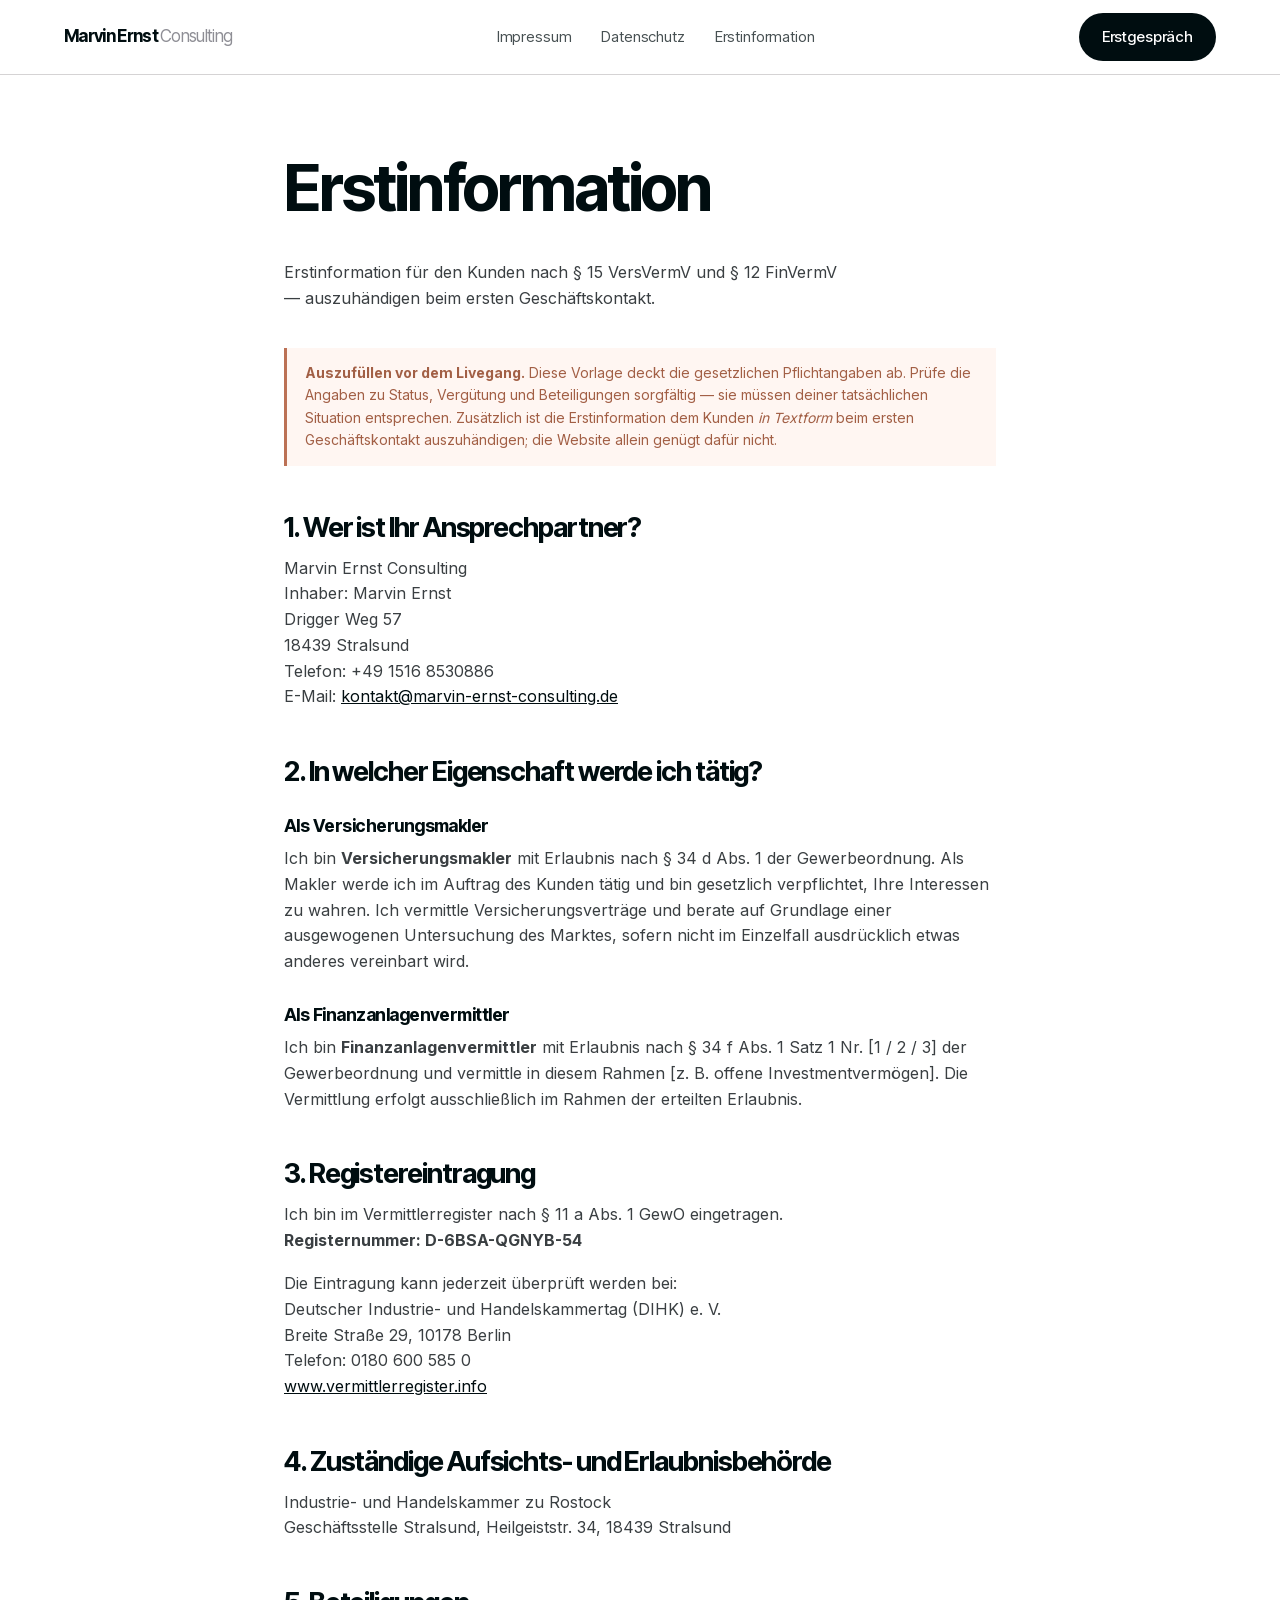
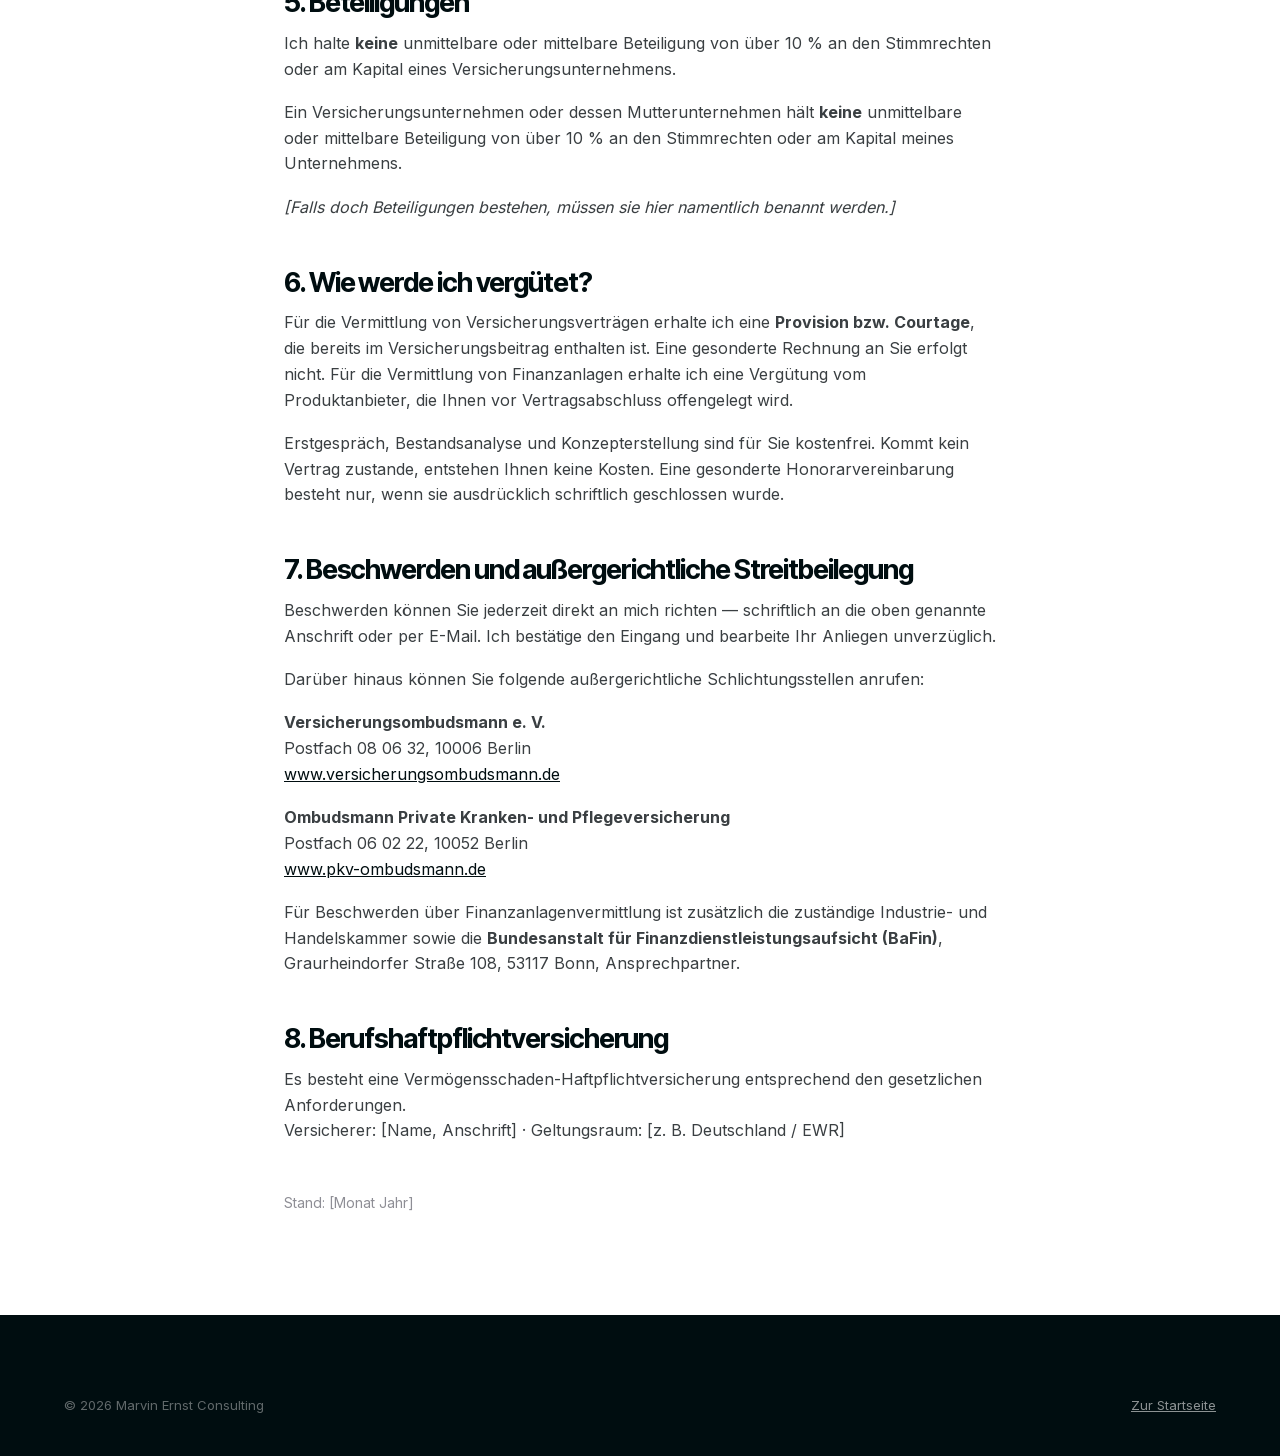
<file: erstinformation.html>
<!doctype html>
<html lang="de">
<head>
<meta charset="utf-8">
<meta name="viewport" content="width=device-width, initial-scale=1">
<meta name="robots" content="noindex, follow">
<link rel="icon" href="data:image/svg+xml,<svg xmlns='http://www.w3.org/2000/svg' viewBox='0 0 400 400'><rect width='400' height='400' fill='%23000d10'/><path transform='translate(52,64)' fill='%23fff' d='M0 273V0h15l132 129L280 0h15v273h-38V76L147 183 38 76v197z'/></svg>">
<link rel="stylesheet" href="assets/css/style.css">
<title>Erstinformation — Marvin Ernst Consulting</title>
</head>
<body>
<header class="site-header">
  <div class="wrap site-header__inner">
    <a class="wordmark" href="index.html">Marvin Ernst <span>Consulting</span></a>
    <nav class="nav" style="display:flex" aria-label="Rechtliches">
      <a href="impressum.html">Impressum</a>
      <a href="datenschutz.html">Datenschutz</a>
      <a href="erstinformation.html">Erstinformation</a>
    </nav>
    <a class="btn btn--primary btn--sm header-cta" href="index.html#anfrage">Erstgespräch</a>
  </div>
</header>

<main class="wrap legal" style="padding-block:80px 100px">

<h1>Erstinformation</h1>
<p class="lead" style="margin-bottom:36px">Erstinformation für den Kunden nach § 15 VersVermV und § 12 FinVermV — auszuhändigen beim ersten Geschäftskontakt.</p>

<div class="todo"><strong>Auszufüllen vor dem Livegang.</strong> Diese Vorlage deckt die gesetzlichen Pflichtangaben ab. Prüfe die Angaben zu Status, Vergütung und Beteiligungen sorgfältig — sie müssen deiner tatsächlichen Situation entsprechen. Zusätzlich ist die Erstinformation dem Kunden <em>in Textform</em> beim ersten Geschäftskontakt auszuhändigen; die Website allein genügt dafür nicht.</div>

<h2>1. Wer ist Ihr Ansprechpartner?</h2>
<p>
  Marvin Ernst Consulting<br>
  Inhaber: Marvin Ernst<br>
  Drigger Weg 57<br>
  18439 Stralsund<br>
  Telefon: +49 1516 8530886<br>
  E-Mail: <a href="mailto:kontakt@marvin-ernst-consulting.de">kontakt@marvin-ernst-consulting.de</a>
</p>

<h2>2. In welcher Eigenschaft werde ich tätig?</h2>

<h3>Als Versicherungsmakler</h3>
<p>Ich bin <strong>Versicherungsmakler</strong> mit Erlaubnis nach § 34&nbsp;d Abs. 1 der Gewerbeordnung. Als Makler werde ich im Auftrag des Kunden tätig und bin gesetzlich verpflichtet, Ihre Interessen zu wahren. Ich vermittle Versicherungsverträge und berate auf Grundlage einer ausgewogenen Untersuchung des Marktes, sofern nicht im Einzelfall ausdrücklich etwas anderes vereinbart wird.</p>

<h3>Als Finanzanlagenvermittler</h3>
<p>Ich bin <strong>Finanzanlagenvermittler</strong> mit Erlaubnis nach § 34&nbsp;f Abs. 1 Satz 1 Nr. [1 / 2 / 3] der Gewerbeordnung und vermittle in diesem Rahmen [z.&nbsp;B. offene Investmentvermögen]. Die Vermittlung erfolgt ausschließlich im Rahmen der erteilten Erlaubnis.</p>

<h2>3. Registereintragung</h2>
<p>
  Ich bin im Vermittlerregister nach § 11&nbsp;a Abs. 1 GewO eingetragen.<br>
  <strong>Registernummer: D-6BSA-QGNYB-54</strong>
</p>
<p>
  Die Eintragung kann jederzeit überprüft werden bei:<br>
  Deutscher Industrie- und Handelskammertag (DIHK) e.&nbsp;V.<br>
  Breite Straße 29, 10178 Berlin<br>
  Telefon: 0180 600 585 0<br>
  <a href="https://www.vermittlerregister.info" target="_blank" rel="noopener">www.vermittlerregister.info</a>
</p>

<h2>4. Zuständige Aufsichts- und Erlaubnisbehörde</h2>
<p>
  Industrie- und Handelskammer zu Rostock<br>
  Geschäftsstelle Stralsund, Heilgeiststr. 34, 18439 Stralsund
</p>

<h2>5. Beteiligungen</h2>
<p>
  Ich halte <strong>keine</strong> unmittelbare oder mittelbare Beteiligung von über 10&nbsp;% an den Stimmrechten oder am Kapital eines Versicherungsunternehmens.
</p>
<p>
  Ein Versicherungsunternehmen oder dessen Mutterunternehmen hält <strong>keine</strong> unmittelbare oder mittelbare Beteiligung von über 10&nbsp;% an den Stimmrechten oder am Kapital meines Unternehmens.
</p>
<p><em>[Falls doch Beteiligungen bestehen, müssen sie hier namentlich benannt werden.]</em></p>

<h2>6. Wie werde ich vergütet?</h2>
<p>Für die Vermittlung von Versicherungsverträgen erhalte ich eine <strong>Provision bzw. Courtage</strong>, die bereits im Versicherungsbeitrag enthalten ist. Eine gesonderte Rechnung an Sie erfolgt nicht. Für die Vermittlung von Finanzanlagen erhalte ich eine Vergütung vom Produktanbieter, die Ihnen vor Vertragsabschluss offengelegt wird.</p>
<p>Erstgespräch, Bestandsanalyse und Konzepterstellung sind für Sie kostenfrei. Kommt kein Vertrag zustande, entstehen Ihnen keine Kosten. Eine gesonderte Honorarvereinbarung besteht nur, wenn sie ausdrücklich schriftlich geschlossen wurde.</p>

<h2>7. Beschwerden und außergerichtliche Streitbeilegung</h2>
<p>Beschwerden können Sie jederzeit direkt an mich richten — schriftlich an die oben genannte Anschrift oder per E-Mail. Ich bestätige den Eingang und bearbeite Ihr Anliegen unverzüglich.</p>
<p>Darüber hinaus können Sie folgende außergerichtliche Schlichtungsstellen anrufen:</p>
<p>
  <strong>Versicherungsombudsmann e.&nbsp;V.</strong><br>
  Postfach 08 06 32, 10006 Berlin<br>
  <a href="https://www.versicherungsombudsmann.de" target="_blank" rel="noopener">www.versicherungsombudsmann.de</a>
</p>
<p>
  <strong>Ombudsmann Private Kranken- und Pflegeversicherung</strong><br>
  Postfach 06 02 22, 10052 Berlin<br>
  <a href="https://www.pkv-ombudsmann.de" target="_blank" rel="noopener">www.pkv-ombudsmann.de</a>
</p>
<p>
  Für Beschwerden über Finanzanlagenvermittlung ist zusätzlich die zuständige Industrie- und Handelskammer sowie die
  <strong>Bundesanstalt für Finanzdienstleistungsaufsicht (BaFin)</strong>, Graurheindorfer Straße 108, 53117 Bonn, Ansprechpartner.
</p>

<h2>8. Berufshaftpflichtversicherung</h2>
<p>
  Es besteht eine Vermögensschaden-Haftpflichtversicherung entsprechend den gesetzlichen Anforderungen.<br>
  Versicherer: [Name, Anschrift] · Geltungsraum: [z.&nbsp;B. Deutschland / EWR]
</p>

<p style="margin-top:48px;font-size:14px;color:var(--ash)">Stand: [Monat Jahr]</p>

</main>
<footer class="site-footer">
  <div class="wrap">
    <div class="footer__legal" style="border-top:0;padding-top:0">
      <span>© 2026 Marvin Ernst Consulting</span>
      <span><a href="index.html" style="color:rgba(255,255,255,.55)">Zur Startseite</a></span>
    </div>
  </div>
</footer>
</body>
</html>
</file>
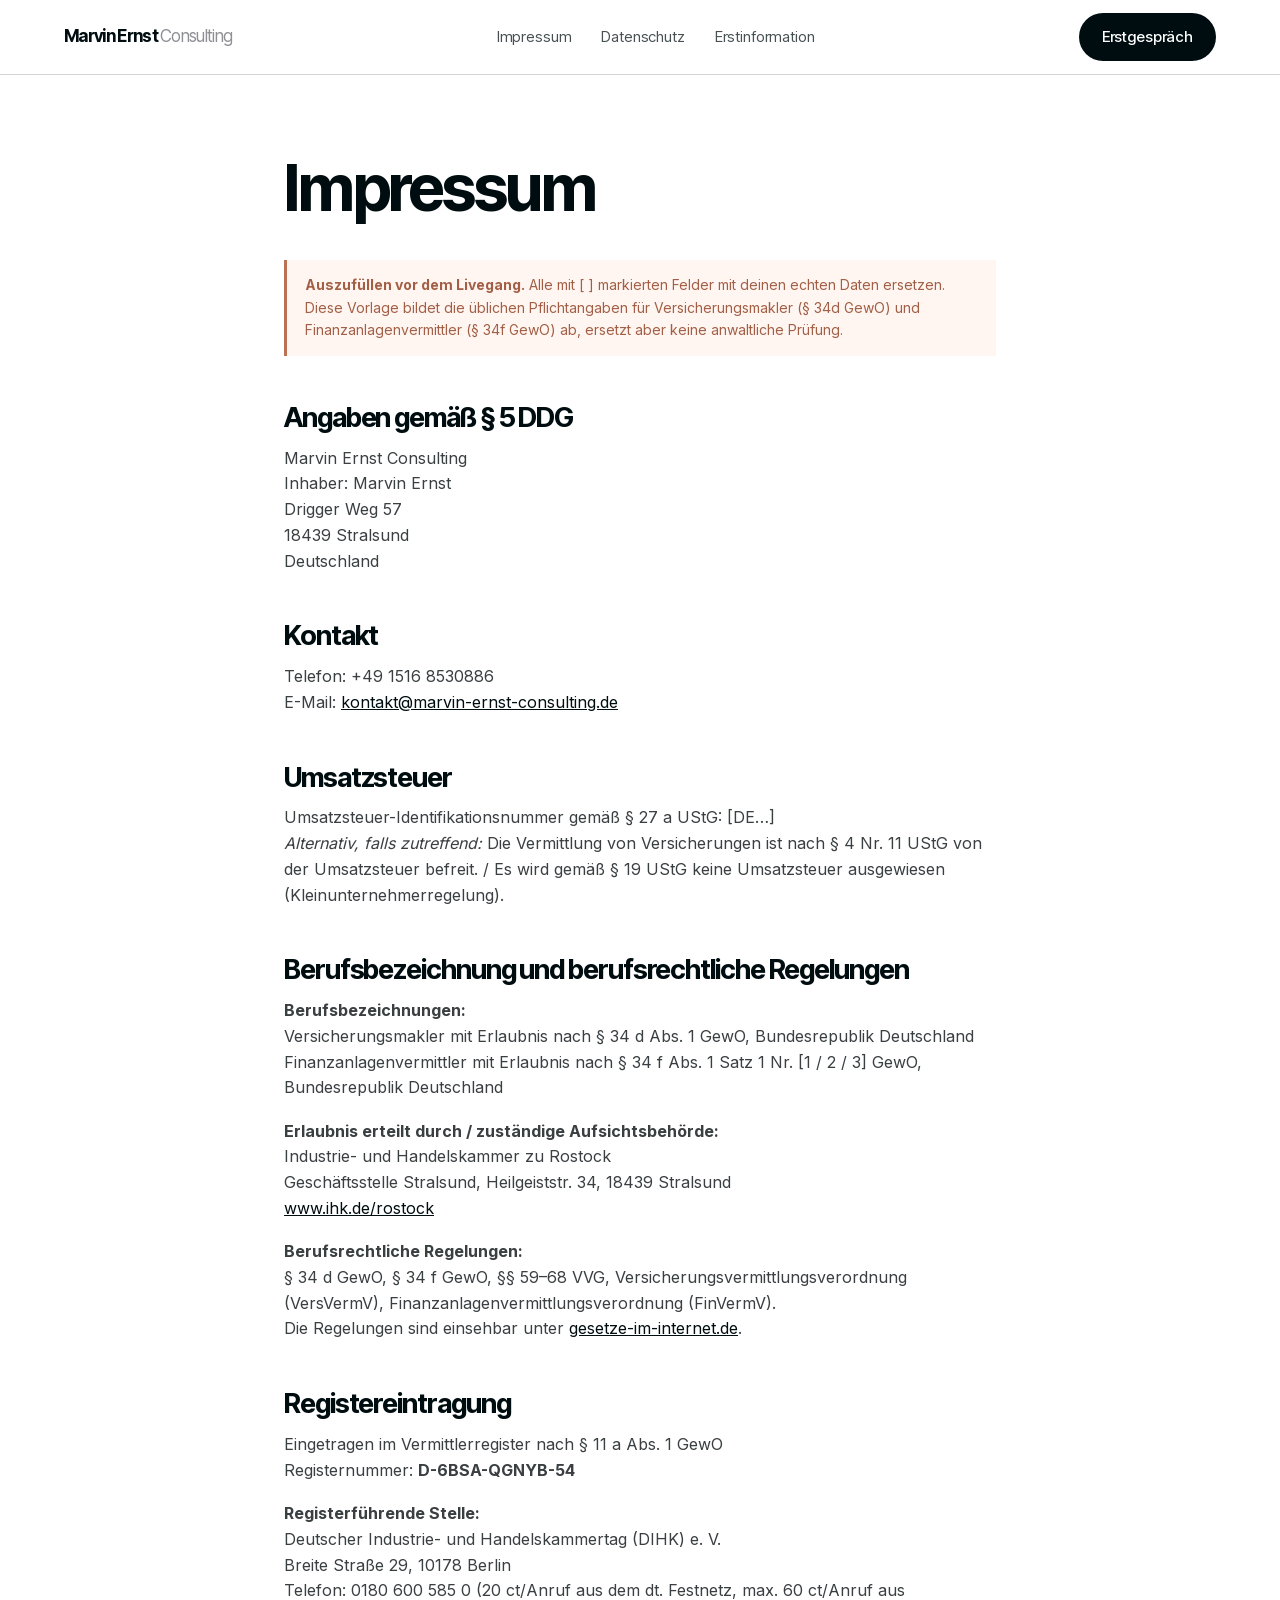
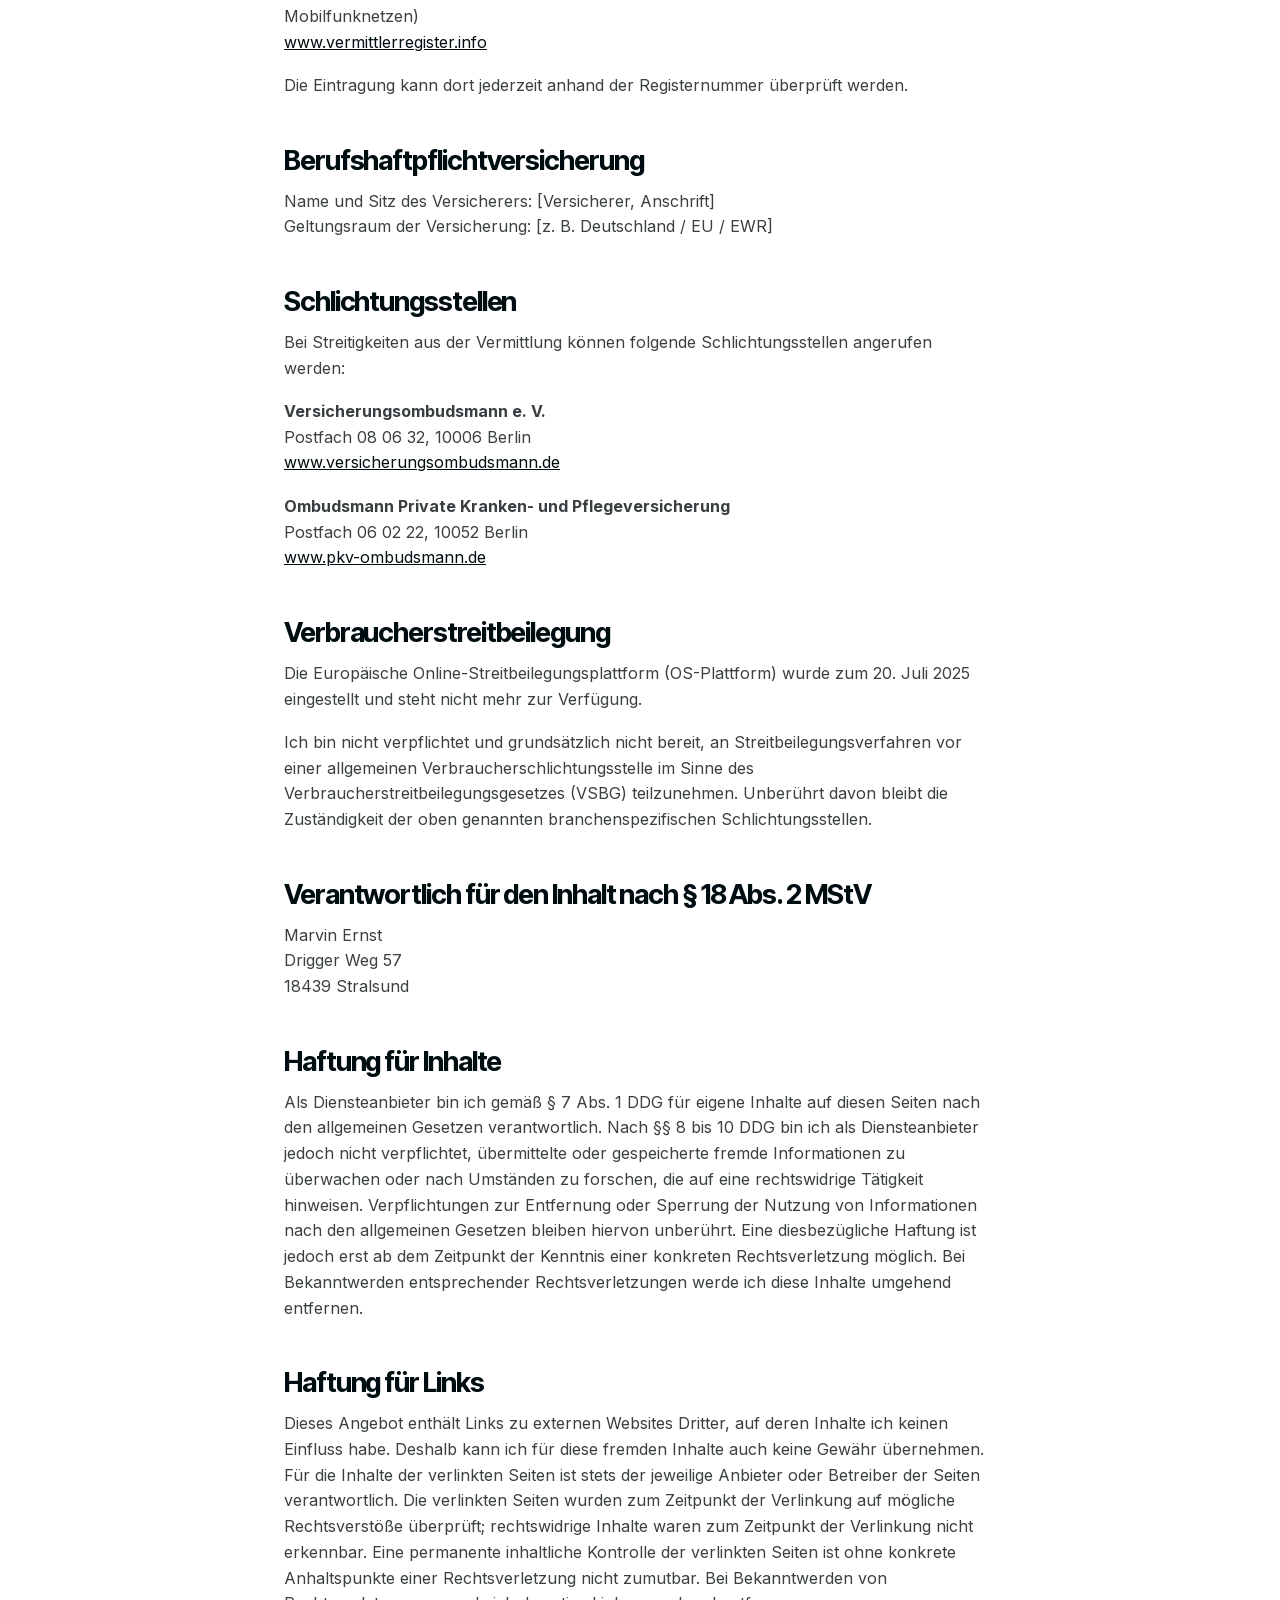
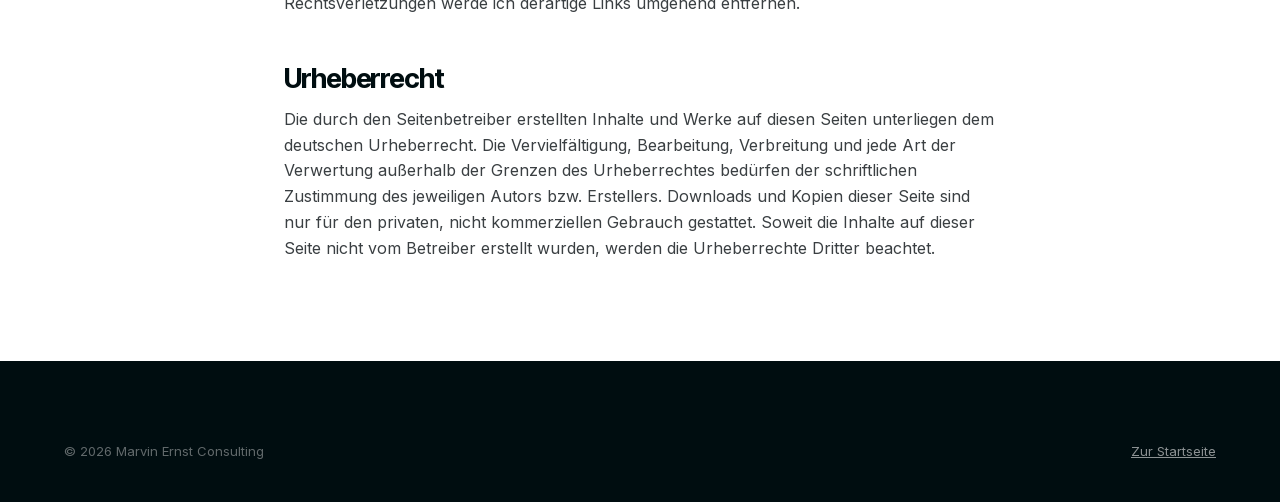
<file: impressum.html>
<!doctype html>
<html lang="de">
<head>
<meta charset="utf-8">
<meta name="viewport" content="width=device-width, initial-scale=1">
<meta name="robots" content="noindex, follow">
<link rel="icon" href="data:image/svg+xml,<svg xmlns='http://www.w3.org/2000/svg' viewBox='0 0 400 400'><rect width='400' height='400' fill='%23000d10'/><path transform='translate(52,64)' fill='%23fff' d='M0 273V0h15l132 129L280 0h15v273h-38V76L147 183 38 76v197z'/></svg>">
<link rel="stylesheet" href="assets/css/style.css">
<title>Impressum — Marvin Ernst Consulting</title>
</head>
<body>
<header class="site-header">
  <div class="wrap site-header__inner">
    <a class="wordmark" href="index.html">Marvin Ernst <span>Consulting</span></a>
    <nav class="nav" style="display:flex" aria-label="Rechtliches">
      <a href="impressum.html">Impressum</a>
      <a href="datenschutz.html">Datenschutz</a>
      <a href="erstinformation.html">Erstinformation</a>
    </nav>
    <a class="btn btn--primary btn--sm header-cta" href="index.html#anfrage">Erstgespräch</a>
  </div>
</header>

<main class="wrap legal" style="padding-block:80px 100px">

<h1>Impressum</h1>

<div class="todo"><strong>Auszufüllen vor dem Livegang.</strong> Alle mit [ ] markierten Felder mit deinen echten Daten ersetzen. Diese Vorlage bildet die üblichen Pflichtangaben für Versicherungsmakler (§&nbsp;34d GewO) und Finanzanlagenvermittler (§&nbsp;34f GewO) ab, ersetzt aber keine anwaltliche Prüfung.</div>

<h2>Angaben gemäß § 5 DDG</h2>
<p>
  Marvin Ernst Consulting<br>
  Inhaber: Marvin Ernst<br>
  Drigger Weg 57<br>
  18439 Stralsund<br>
  Deutschland
</p>

<h2>Kontakt</h2>
<p>
  Telefon: +49 1516 8530886<br>
  E-Mail: <a href="mailto:kontakt@marvin-ernst-consulting.de">kontakt@marvin-ernst-consulting.de</a>
</p>

<h2>Umsatzsteuer</h2>
<p>
  Umsatzsteuer-Identifikationsnummer gemäß § 27&nbsp;a UStG: [DE…]<br>
  <em>Alternativ, falls zutreffend:</em> Die Vermittlung von Versicherungen ist nach § 4 Nr. 11 UStG von der Umsatzsteuer befreit. / Es wird gemäß § 19 UStG keine Umsatzsteuer ausgewiesen (Kleinunternehmerregelung).
</p>

<h2>Berufsbezeichnung und berufsrechtliche Regelungen</h2>
<p>
  <strong>Berufsbezeichnungen:</strong><br>
  Versicherungsmakler mit Erlaubnis nach § 34&nbsp;d Abs. 1 GewO, Bundesrepublik Deutschland<br>
  Finanzanlagenvermittler mit Erlaubnis nach § 34&nbsp;f Abs. 1 Satz 1 Nr. [1 / 2 / 3] GewO, Bundesrepublik Deutschland
</p>
<p>
  <strong>Erlaubnis erteilt durch / zuständige Aufsichtsbehörde:</strong><br>
  Industrie- und Handelskammer zu Rostock<br>
  Geschäftsstelle Stralsund, Heilgeiststr. 34, 18439 Stralsund<br>
  <a href="https://www.ihk.de/rostock" target="_blank" rel="noopener">www.ihk.de/rostock</a>
</p>
<p>
  <strong>Berufsrechtliche Regelungen:</strong><br>
  § 34&nbsp;d GewO, § 34&nbsp;f GewO, §§ 59–68 VVG, Versicherungsvermittlungsverordnung (VersVermV),
  Finanzanlagenvermittlungsverordnung (FinVermV).<br>
  Die Regelungen sind einsehbar unter <a href="https://www.gesetze-im-internet.de" target="_blank" rel="noopener">gesetze-im-internet.de</a>.
</p>

<h2>Registereintragung</h2>
<p>
  Eingetragen im Vermittlerregister nach § 11&nbsp;a Abs. 1 GewO<br>
  Registernummer: <strong>D-6BSA-QGNYB-54</strong>
</p>
<p>
  <strong>Registerführende Stelle:</strong><br>
  Deutscher Industrie- und Handelskammertag (DIHK) e.&nbsp;V.<br>
  Breite Straße 29, 10178 Berlin<br>
  Telefon: 0180 600 585 0 (20&nbsp;ct/Anruf aus dem dt. Festnetz, max. 60&nbsp;ct/Anruf aus Mobilfunknetzen)<br>
  <a href="https://www.vermittlerregister.info" target="_blank" rel="noopener">www.vermittlerregister.info</a>
</p>
<p>Die Eintragung kann dort jederzeit anhand der Registernummer überprüft werden.</p>

<h2>Berufshaftpflichtversicherung</h2>
<p>
  Name und Sitz des Versicherers: [Versicherer, Anschrift]<br>
  Geltungsraum der Versicherung: [z.&nbsp;B. Deutschland / EU / EWR]
</p>

<h2>Schlichtungsstellen</h2>
<p>Bei Streitigkeiten aus der Vermittlung können folgende Schlichtungsstellen angerufen werden:</p>
<p>
  <strong>Versicherungsombudsmann e.&nbsp;V.</strong><br>
  Postfach 08 06 32, 10006 Berlin<br>
  <a href="https://www.versicherungsombudsmann.de" target="_blank" rel="noopener">www.versicherungsombudsmann.de</a>
</p>
<p>
  <strong>Ombudsmann Private Kranken- und Pflegeversicherung</strong><br>
  Postfach 06 02 22, 10052 Berlin<br>
  <a href="https://www.pkv-ombudsmann.de" target="_blank" rel="noopener">www.pkv-ombudsmann.de</a>
</p>

<h2>Verbraucherstreitbeilegung</h2>
<p>
  Die Europäische Online-Streitbeilegungsplattform (OS-Plattform) wurde zum 20. Juli 2025 eingestellt und steht nicht mehr zur Verfügung.
</p>
<p>
  Ich bin nicht verpflichtet und grundsätzlich nicht bereit, an Streitbeilegungsverfahren vor einer allgemeinen Verbraucherschlichtungsstelle im Sinne des Verbraucherstreitbeilegungsgesetzes (VSBG) teilzunehmen. Unberührt davon bleibt die Zuständigkeit der oben genannten branchenspezifischen Schlichtungsstellen.
</p>

<h2>Verantwortlich für den Inhalt nach § 18 Abs. 2 MStV</h2>
<p>
  Marvin Ernst<br>
  Drigger Weg 57<br>
  18439 Stralsund
</p>

<h2>Haftung für Inhalte</h2>
<p>Als Diensteanbieter bin ich gemäß § 7 Abs. 1 DDG für eigene Inhalte auf diesen Seiten nach den allgemeinen Gesetzen verantwortlich. Nach §§ 8 bis 10 DDG bin ich als Diensteanbieter jedoch nicht verpflichtet, übermittelte oder gespeicherte fremde Informationen zu überwachen oder nach Umständen zu forschen, die auf eine rechtswidrige Tätigkeit hinweisen. Verpflichtungen zur Entfernung oder Sperrung der Nutzung von Informationen nach den allgemeinen Gesetzen bleiben hiervon unberührt. Eine diesbezügliche Haftung ist jedoch erst ab dem Zeitpunkt der Kenntnis einer konkreten Rechtsverletzung möglich. Bei Bekanntwerden entsprechender Rechtsverletzungen werde ich diese Inhalte umgehend entfernen.</p>

<h2>Haftung für Links</h2>
<p>Dieses Angebot enthält Links zu externen Websites Dritter, auf deren Inhalte ich keinen Einfluss habe. Deshalb kann ich für diese fremden Inhalte auch keine Gewähr übernehmen. Für die Inhalte der verlinkten Seiten ist stets der jeweilige Anbieter oder Betreiber der Seiten verantwortlich. Die verlinkten Seiten wurden zum Zeitpunkt der Verlinkung auf mögliche Rechtsverstöße überprüft; rechtswidrige Inhalte waren zum Zeitpunkt der Verlinkung nicht erkennbar. Eine permanente inhaltliche Kontrolle der verlinkten Seiten ist ohne konkrete Anhaltspunkte einer Rechtsverletzung nicht zumutbar. Bei Bekanntwerden von Rechtsverletzungen werde ich derartige Links umgehend entfernen.</p>

<h2>Urheberrecht</h2>
<p>Die durch den Seitenbetreiber erstellten Inhalte und Werke auf diesen Seiten unterliegen dem deutschen Urheberrecht. Die Vervielfältigung, Bearbeitung, Verbreitung und jede Art der Verwertung außerhalb der Grenzen des Urheberrechtes bedürfen der schriftlichen Zustimmung des jeweiligen Autors bzw. Erstellers. Downloads und Kopien dieser Seite sind nur für den privaten, nicht kommerziellen Gebrauch gestattet. Soweit die Inhalte auf dieser Seite nicht vom Betreiber erstellt wurden, werden die Urheberrechte Dritter beachtet.</p>

</main>
<footer class="site-footer">
  <div class="wrap">
    <div class="footer__legal" style="border-top:0;padding-top:0">
      <span>© 2026 Marvin Ernst Consulting</span>
      <span><a href="index.html" style="color:rgba(255,255,255,.55)">Zur Startseite</a></span>
    </div>
  </div>
</footer>
</body>
</html>
</file>
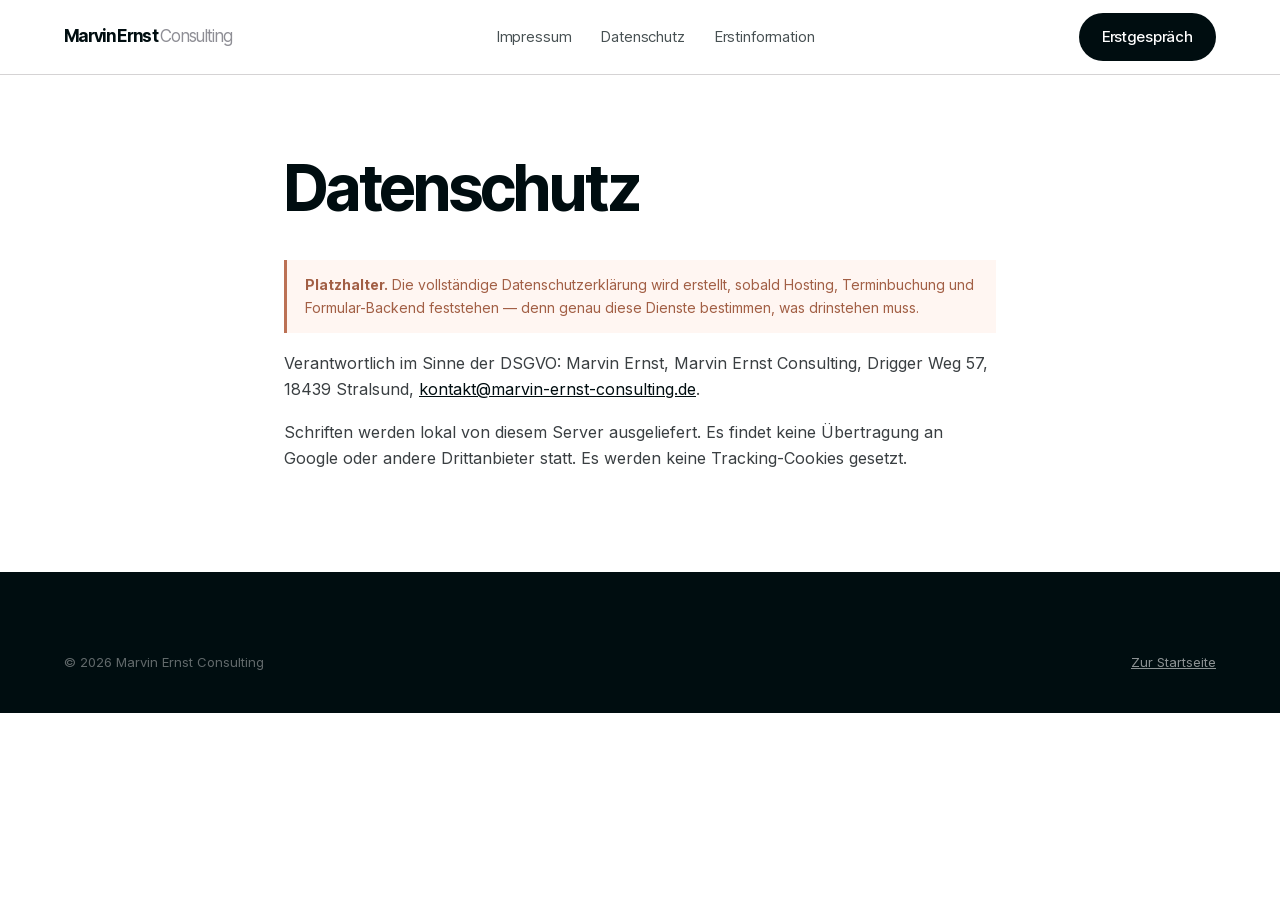
<file: public/datenschutz.html>
<!doctype html>
<html lang="de">
<head>
<meta charset="utf-8">
<meta name="viewport" content="width=device-width, initial-scale=1">
<meta name="robots" content="noindex, follow">
<link rel="icon" href="data:image/svg+xml,<svg xmlns='http://www.w3.org/2000/svg' viewBox='0 0 400 400'><rect width='400' height='400' fill='%23000d10'/><path transform='translate(52,64)' fill='%23fff' d='M0 273V0h15l132 129L280 0h15v273h-38V76L147 183 38 76v197z'/></svg>">
<link rel="stylesheet" href="assets/css/style.css">
<title>Datenschutz — Marvin Ernst Consulting</title>
</head>
<body>
<header class="site-header">
  <div class="wrap site-header__inner">
    <a class="wordmark" href="/">Marvin Ernst <span>Consulting</span></a>
    <nav class="nav" style="display:flex" aria-label="Rechtliches">
      <a href="/impressum">Impressum</a>
      <a href="/datenschutz">Datenschutz</a>
      <a href="/erstinformation">Erstinformation</a>
    </nav>
    <a class="btn btn--primary btn--sm header-cta" href="index.html#anfrage">Erstgespräch</a>
  </div>
</header>
<main class="wrap legal" style="padding-block:80px 100px">
<h1>Datenschutz</h1>
<div class="todo"><strong>Platzhalter.</strong> Die vollständige Datenschutzerklärung wird erstellt, sobald Hosting, Terminbuchung und Formular-Backend feststehen — denn genau diese Dienste bestimmen, was drinstehen muss.</div>
<p>Verantwortlich im Sinne der DSGVO: Marvin Ernst, Marvin Ernst Consulting, Drigger Weg 57, 18439 Stralsund, <a href="mailto:kontakt@marvin-ernst-consulting.de">kontakt@marvin-ernst-consulting.de</a>.</p>
<p>Schriften werden lokal von diesem Server ausgeliefert. Es findet keine Übertragung an Google oder andere Drittanbieter statt. Es werden keine Tracking-Cookies gesetzt.</p>
</main>
<footer class="site-footer">
  <div class="wrap">
    <div class="footer__legal" style="border-top:0;padding-top:0">
      <span>© 2026 Marvin Ernst Consulting</span>
      <span><a href="/" style="color:rgba(255,255,255,.55)">Zur Startseite</a></span>
    </div>
  </div>
</footer>
</body>
</html>
</file>
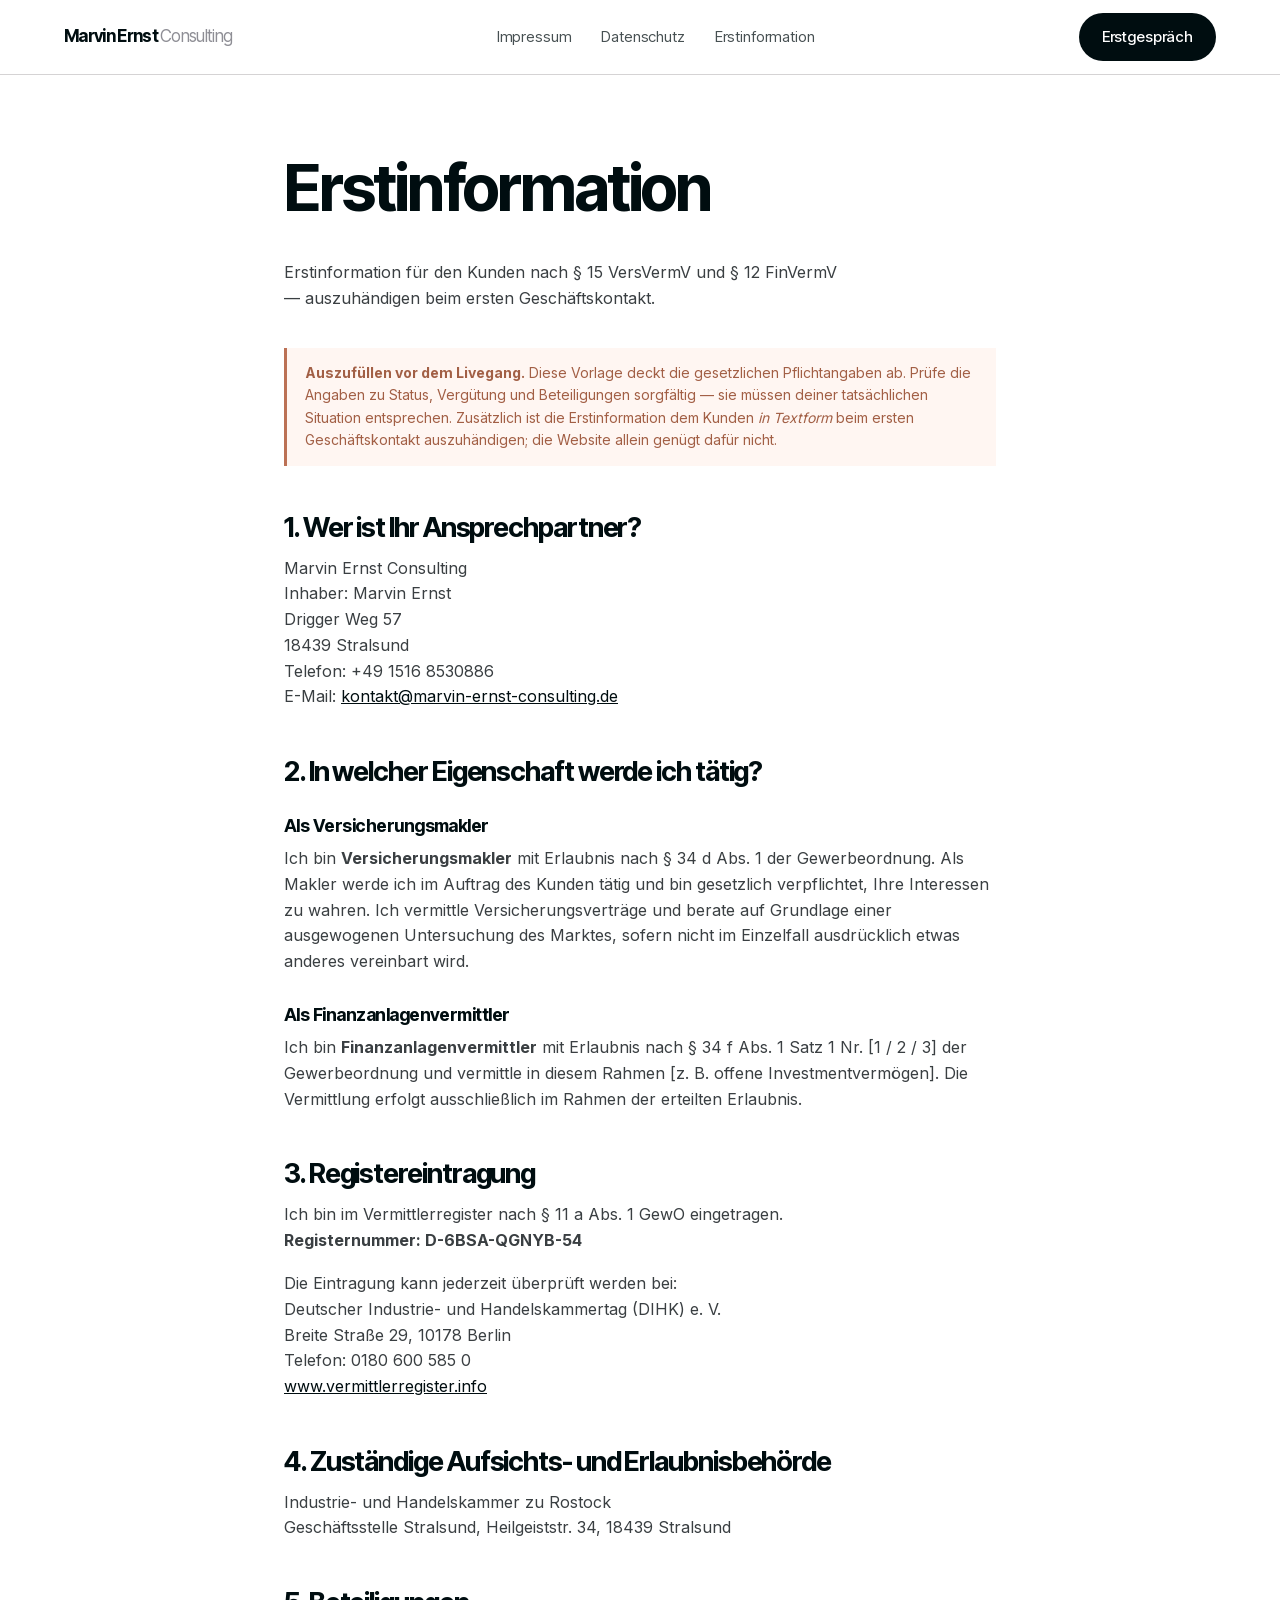
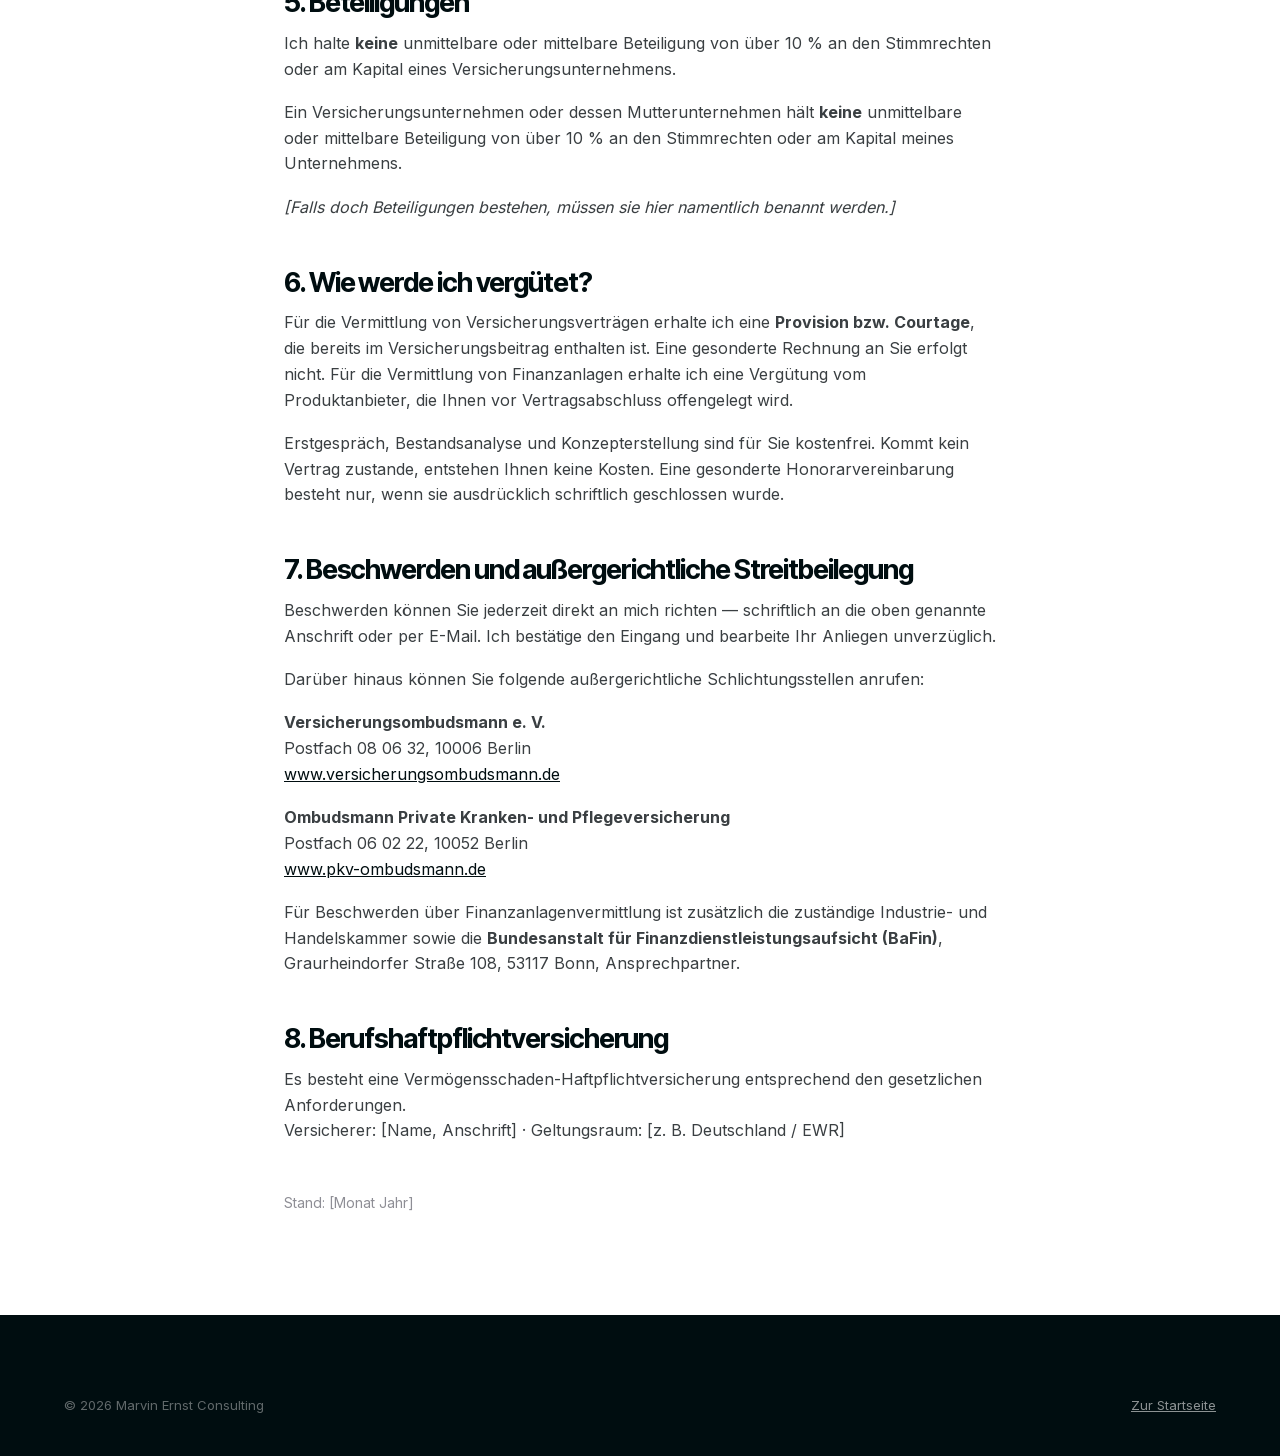
<file: public/erstinformation.html>
<!doctype html>
<html lang="de">
<head>
<meta charset="utf-8">
<meta name="viewport" content="width=device-width, initial-scale=1">
<meta name="robots" content="noindex, follow">
<link rel="icon" href="data:image/svg+xml,<svg xmlns='http://www.w3.org/2000/svg' viewBox='0 0 400 400'><rect width='400' height='400' fill='%23000d10'/><path transform='translate(52,64)' fill='%23fff' d='M0 273V0h15l132 129L280 0h15v273h-38V76L147 183 38 76v197z'/></svg>">
<link rel="stylesheet" href="assets/css/style.css">
<title>Erstinformation — Marvin Ernst Consulting</title>
</head>
<body>
<header class="site-header">
  <div class="wrap site-header__inner">
    <a class="wordmark" href="/">Marvin Ernst <span>Consulting</span></a>
    <nav class="nav" style="display:flex" aria-label="Rechtliches">
      <a href="/impressum">Impressum</a>
      <a href="/datenschutz">Datenschutz</a>
      <a href="/erstinformation">Erstinformation</a>
    </nav>
    <a class="btn btn--primary btn--sm header-cta" href="index.html#anfrage">Erstgespräch</a>
  </div>
</header>

<main class="wrap legal" style="padding-block:80px 100px">

<h1>Erstinformation</h1>
<p class="lead" style="margin-bottom:36px">Erstinformation für den Kunden nach § 15 VersVermV und § 12 FinVermV — auszuhändigen beim ersten Geschäftskontakt.</p>

<div class="todo"><strong>Auszufüllen vor dem Livegang.</strong> Diese Vorlage deckt die gesetzlichen Pflichtangaben ab. Prüfe die Angaben zu Status, Vergütung und Beteiligungen sorgfältig — sie müssen deiner tatsächlichen Situation entsprechen. Zusätzlich ist die Erstinformation dem Kunden <em>in Textform</em> beim ersten Geschäftskontakt auszuhändigen; die Website allein genügt dafür nicht.</div>

<h2>1. Wer ist Ihr Ansprechpartner?</h2>
<p>
  Marvin Ernst Consulting<br>
  Inhaber: Marvin Ernst<br>
  Drigger Weg 57<br>
  18439 Stralsund<br>
  Telefon: +49 1516 8530886<br>
  E-Mail: <a href="mailto:kontakt@marvin-ernst-consulting.de">kontakt@marvin-ernst-consulting.de</a>
</p>

<h2>2. In welcher Eigenschaft werde ich tätig?</h2>

<h3>Als Versicherungsmakler</h3>
<p>Ich bin <strong>Versicherungsmakler</strong> mit Erlaubnis nach § 34&nbsp;d Abs. 1 der Gewerbeordnung. Als Makler werde ich im Auftrag des Kunden tätig und bin gesetzlich verpflichtet, Ihre Interessen zu wahren. Ich vermittle Versicherungsverträge und berate auf Grundlage einer ausgewogenen Untersuchung des Marktes, sofern nicht im Einzelfall ausdrücklich etwas anderes vereinbart wird.</p>

<h3>Als Finanzanlagenvermittler</h3>
<p>Ich bin <strong>Finanzanlagenvermittler</strong> mit Erlaubnis nach § 34&nbsp;f Abs. 1 Satz 1 Nr. [1 / 2 / 3] der Gewerbeordnung und vermittle in diesem Rahmen [z.&nbsp;B. offene Investmentvermögen]. Die Vermittlung erfolgt ausschließlich im Rahmen der erteilten Erlaubnis.</p>

<h2>3. Registereintragung</h2>
<p>
  Ich bin im Vermittlerregister nach § 11&nbsp;a Abs. 1 GewO eingetragen.<br>
  <strong>Registernummer: D-6BSA-QGNYB-54</strong>
</p>
<p>
  Die Eintragung kann jederzeit überprüft werden bei:<br>
  Deutscher Industrie- und Handelskammertag (DIHK) e.&nbsp;V.<br>
  Breite Straße 29, 10178 Berlin<br>
  Telefon: 0180 600 585 0<br>
  <a href="https://www.vermittlerregister.info" target="_blank" rel="noopener">www.vermittlerregister.info</a>
</p>

<h2>4. Zuständige Aufsichts- und Erlaubnisbehörde</h2>
<p>
  Industrie- und Handelskammer zu Rostock<br>
  Geschäftsstelle Stralsund, Heilgeiststr. 34, 18439 Stralsund
</p>

<h2>5. Beteiligungen</h2>
<p>
  Ich halte <strong>keine</strong> unmittelbare oder mittelbare Beteiligung von über 10&nbsp;% an den Stimmrechten oder am Kapital eines Versicherungsunternehmens.
</p>
<p>
  Ein Versicherungsunternehmen oder dessen Mutterunternehmen hält <strong>keine</strong> unmittelbare oder mittelbare Beteiligung von über 10&nbsp;% an den Stimmrechten oder am Kapital meines Unternehmens.
</p>
<p><em>[Falls doch Beteiligungen bestehen, müssen sie hier namentlich benannt werden.]</em></p>

<h2>6. Wie werde ich vergütet?</h2>
<p>Für die Vermittlung von Versicherungsverträgen erhalte ich eine <strong>Provision bzw. Courtage</strong>, die bereits im Versicherungsbeitrag enthalten ist. Eine gesonderte Rechnung an Sie erfolgt nicht. Für die Vermittlung von Finanzanlagen erhalte ich eine Vergütung vom Produktanbieter, die Ihnen vor Vertragsabschluss offengelegt wird.</p>
<p>Erstgespräch, Bestandsanalyse und Konzepterstellung sind für Sie kostenfrei. Kommt kein Vertrag zustande, entstehen Ihnen keine Kosten. Eine gesonderte Honorarvereinbarung besteht nur, wenn sie ausdrücklich schriftlich geschlossen wurde.</p>

<h2>7. Beschwerden und außergerichtliche Streitbeilegung</h2>
<p>Beschwerden können Sie jederzeit direkt an mich richten — schriftlich an die oben genannte Anschrift oder per E-Mail. Ich bestätige den Eingang und bearbeite Ihr Anliegen unverzüglich.</p>
<p>Darüber hinaus können Sie folgende außergerichtliche Schlichtungsstellen anrufen:</p>
<p>
  <strong>Versicherungsombudsmann e.&nbsp;V.</strong><br>
  Postfach 08 06 32, 10006 Berlin<br>
  <a href="https://www.versicherungsombudsmann.de" target="_blank" rel="noopener">www.versicherungsombudsmann.de</a>
</p>
<p>
  <strong>Ombudsmann Private Kranken- und Pflegeversicherung</strong><br>
  Postfach 06 02 22, 10052 Berlin<br>
  <a href="https://www.pkv-ombudsmann.de" target="_blank" rel="noopener">www.pkv-ombudsmann.de</a>
</p>
<p>
  Für Beschwerden über Finanzanlagenvermittlung ist zusätzlich die zuständige Industrie- und Handelskammer sowie die
  <strong>Bundesanstalt für Finanzdienstleistungsaufsicht (BaFin)</strong>, Graurheindorfer Straße 108, 53117 Bonn, Ansprechpartner.
</p>

<h2>8. Berufshaftpflichtversicherung</h2>
<p>
  Es besteht eine Vermögensschaden-Haftpflichtversicherung entsprechend den gesetzlichen Anforderungen.<br>
  Versicherer: [Name, Anschrift] · Geltungsraum: [z.&nbsp;B. Deutschland / EWR]
</p>

<p style="margin-top:48px;font-size:14px;color:var(--ash)">Stand: [Monat Jahr]</p>

</main>
<footer class="site-footer">
  <div class="wrap">
    <div class="footer__legal" style="border-top:0;padding-top:0">
      <span>© 2026 Marvin Ernst Consulting</span>
      <span><a href="/" style="color:rgba(255,255,255,.55)">Zur Startseite</a></span>
    </div>
  </div>
</footer>
</body>
</html>
</file>
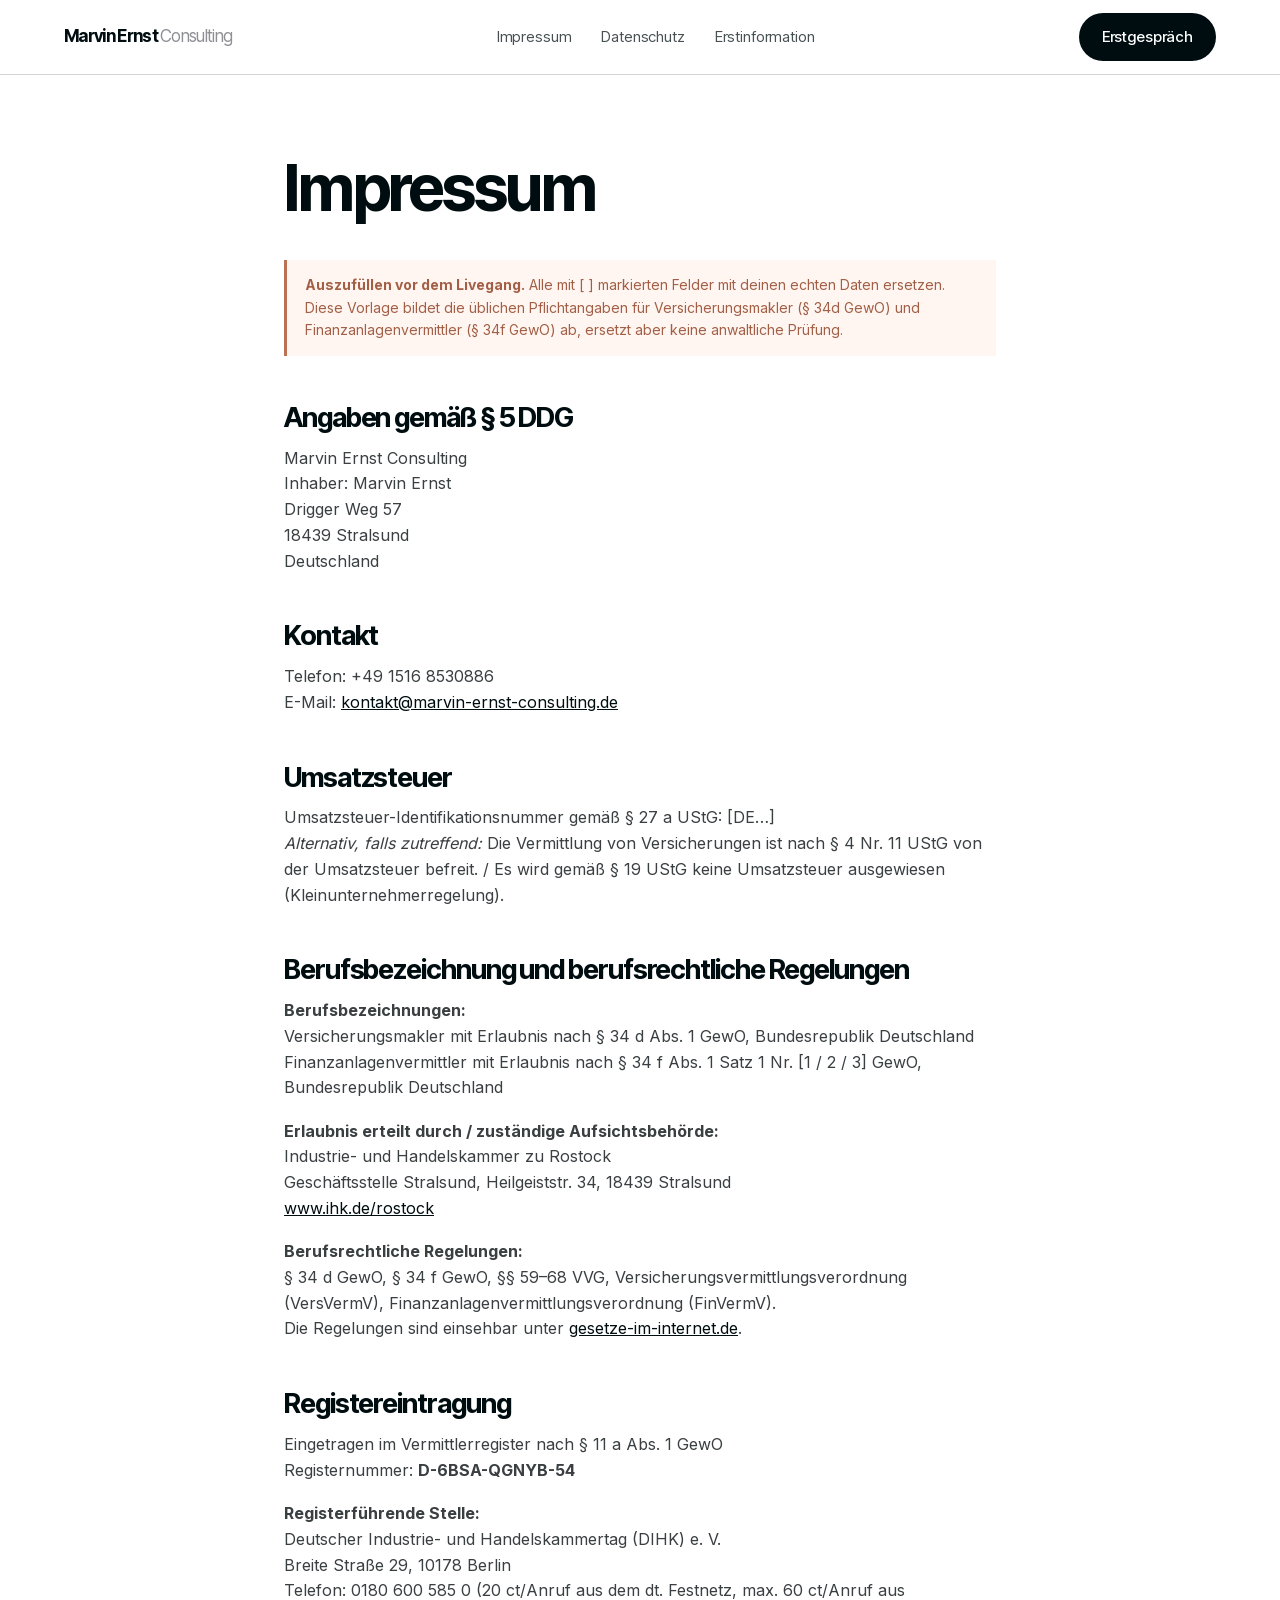
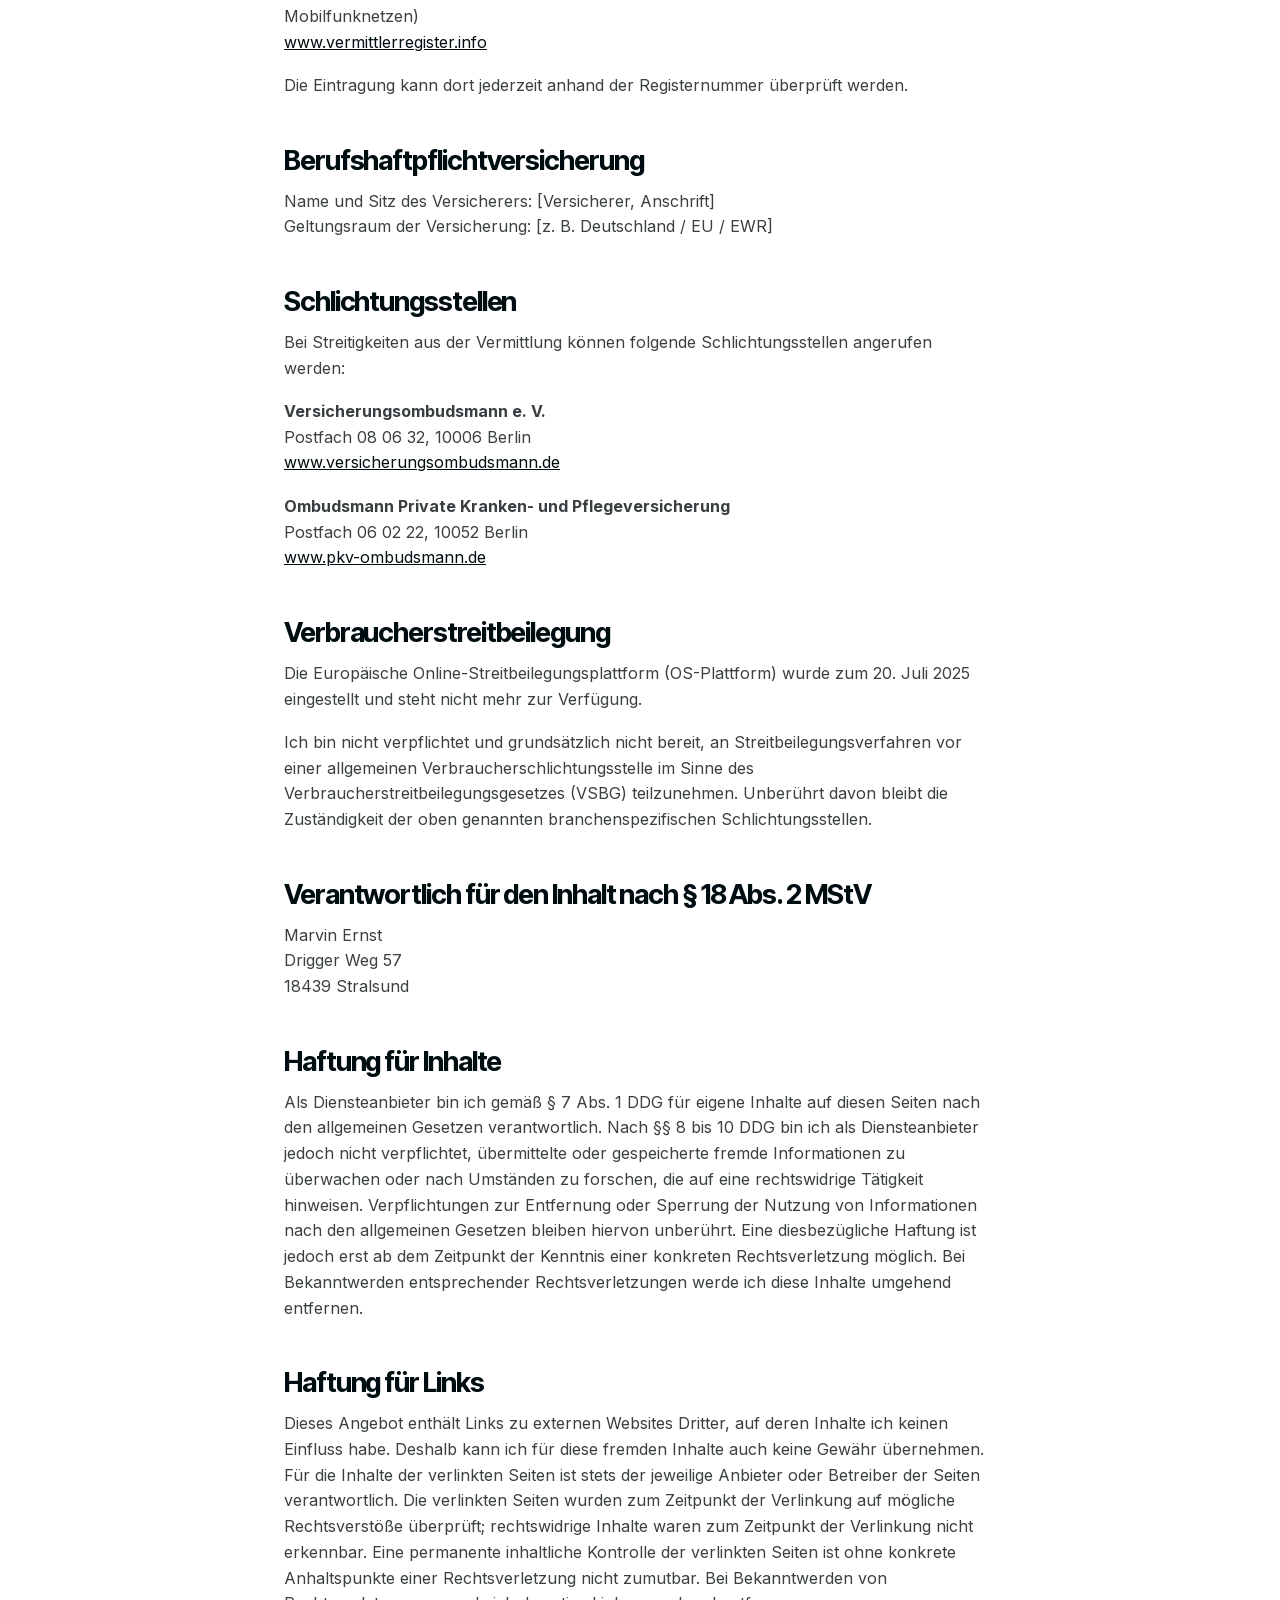
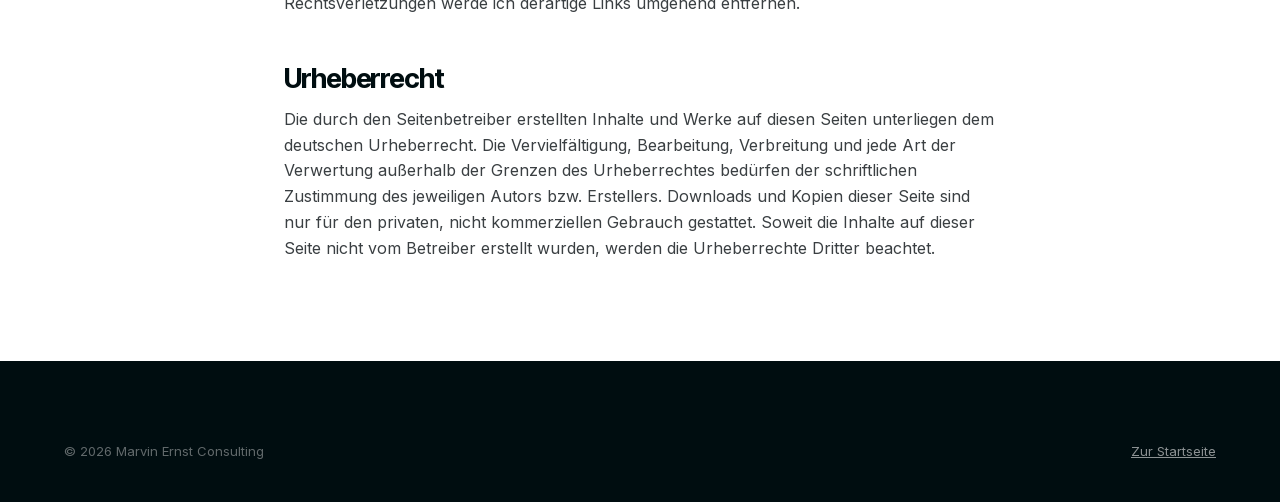
<file: public/impressum.html>
<!doctype html>
<html lang="de">
<head>
<meta charset="utf-8">
<meta name="viewport" content="width=device-width, initial-scale=1">
<meta name="robots" content="noindex, follow">
<link rel="icon" href="data:image/svg+xml,<svg xmlns='http://www.w3.org/2000/svg' viewBox='0 0 400 400'><rect width='400' height='400' fill='%23000d10'/><path transform='translate(52,64)' fill='%23fff' d='M0 273V0h15l132 129L280 0h15v273h-38V76L147 183 38 76v197z'/></svg>">
<link rel="stylesheet" href="assets/css/style.css">
<title>Impressum — Marvin Ernst Consulting</title>
</head>
<body>
<header class="site-header">
  <div class="wrap site-header__inner">
    <a class="wordmark" href="/">Marvin Ernst <span>Consulting</span></a>
    <nav class="nav" style="display:flex" aria-label="Rechtliches">
      <a href="/impressum">Impressum</a>
      <a href="/datenschutz">Datenschutz</a>
      <a href="/erstinformation">Erstinformation</a>
    </nav>
    <a class="btn btn--primary btn--sm header-cta" href="index.html#anfrage">Erstgespräch</a>
  </div>
</header>

<main class="wrap legal" style="padding-block:80px 100px">

<h1>Impressum</h1>

<div class="todo"><strong>Auszufüllen vor dem Livegang.</strong> Alle mit [ ] markierten Felder mit deinen echten Daten ersetzen. Diese Vorlage bildet die üblichen Pflichtangaben für Versicherungsmakler (§&nbsp;34d GewO) und Finanzanlagenvermittler (§&nbsp;34f GewO) ab, ersetzt aber keine anwaltliche Prüfung.</div>

<h2>Angaben gemäß § 5 DDG</h2>
<p>
  Marvin Ernst Consulting<br>
  Inhaber: Marvin Ernst<br>
  Drigger Weg 57<br>
  18439 Stralsund<br>
  Deutschland
</p>

<h2>Kontakt</h2>
<p>
  Telefon: +49 1516 8530886<br>
  E-Mail: <a href="mailto:kontakt@marvin-ernst-consulting.de">kontakt@marvin-ernst-consulting.de</a>
</p>

<h2>Umsatzsteuer</h2>
<p>
  Umsatzsteuer-Identifikationsnummer gemäß § 27&nbsp;a UStG: [DE…]<br>
  <em>Alternativ, falls zutreffend:</em> Die Vermittlung von Versicherungen ist nach § 4 Nr. 11 UStG von der Umsatzsteuer befreit. / Es wird gemäß § 19 UStG keine Umsatzsteuer ausgewiesen (Kleinunternehmerregelung).
</p>

<h2>Berufsbezeichnung und berufsrechtliche Regelungen</h2>
<p>
  <strong>Berufsbezeichnungen:</strong><br>
  Versicherungsmakler mit Erlaubnis nach § 34&nbsp;d Abs. 1 GewO, Bundesrepublik Deutschland<br>
  Finanzanlagenvermittler mit Erlaubnis nach § 34&nbsp;f Abs. 1 Satz 1 Nr. [1 / 2 / 3] GewO, Bundesrepublik Deutschland
</p>
<p>
  <strong>Erlaubnis erteilt durch / zuständige Aufsichtsbehörde:</strong><br>
  Industrie- und Handelskammer zu Rostock<br>
  Geschäftsstelle Stralsund, Heilgeiststr. 34, 18439 Stralsund<br>
  <a href="https://www.ihk.de/rostock" target="_blank" rel="noopener">www.ihk.de/rostock</a>
</p>
<p>
  <strong>Berufsrechtliche Regelungen:</strong><br>
  § 34&nbsp;d GewO, § 34&nbsp;f GewO, §§ 59–68 VVG, Versicherungsvermittlungsverordnung (VersVermV),
  Finanzanlagenvermittlungsverordnung (FinVermV).<br>
  Die Regelungen sind einsehbar unter <a href="https://www.gesetze-im-internet.de" target="_blank" rel="noopener">gesetze-im-internet.de</a>.
</p>

<h2>Registereintragung</h2>
<p>
  Eingetragen im Vermittlerregister nach § 11&nbsp;a Abs. 1 GewO<br>
  Registernummer: <strong>D-6BSA-QGNYB-54</strong>
</p>
<p>
  <strong>Registerführende Stelle:</strong><br>
  Deutscher Industrie- und Handelskammertag (DIHK) e.&nbsp;V.<br>
  Breite Straße 29, 10178 Berlin<br>
  Telefon: 0180 600 585 0 (20&nbsp;ct/Anruf aus dem dt. Festnetz, max. 60&nbsp;ct/Anruf aus Mobilfunknetzen)<br>
  <a href="https://www.vermittlerregister.info" target="_blank" rel="noopener">www.vermittlerregister.info</a>
</p>
<p>Die Eintragung kann dort jederzeit anhand der Registernummer überprüft werden.</p>

<h2>Berufshaftpflichtversicherung</h2>
<p>
  Name und Sitz des Versicherers: [Versicherer, Anschrift]<br>
  Geltungsraum der Versicherung: [z.&nbsp;B. Deutschland / EU / EWR]
</p>

<h2>Schlichtungsstellen</h2>
<p>Bei Streitigkeiten aus der Vermittlung können folgende Schlichtungsstellen angerufen werden:</p>
<p>
  <strong>Versicherungsombudsmann e.&nbsp;V.</strong><br>
  Postfach 08 06 32, 10006 Berlin<br>
  <a href="https://www.versicherungsombudsmann.de" target="_blank" rel="noopener">www.versicherungsombudsmann.de</a>
</p>
<p>
  <strong>Ombudsmann Private Kranken- und Pflegeversicherung</strong><br>
  Postfach 06 02 22, 10052 Berlin<br>
  <a href="https://www.pkv-ombudsmann.de" target="_blank" rel="noopener">www.pkv-ombudsmann.de</a>
</p>

<h2>Verbraucherstreitbeilegung</h2>
<p>
  Die Europäische Online-Streitbeilegungsplattform (OS-Plattform) wurde zum 20. Juli 2025 eingestellt und steht nicht mehr zur Verfügung.
</p>
<p>
  Ich bin nicht verpflichtet und grundsätzlich nicht bereit, an Streitbeilegungsverfahren vor einer allgemeinen Verbraucherschlichtungsstelle im Sinne des Verbraucherstreitbeilegungsgesetzes (VSBG) teilzunehmen. Unberührt davon bleibt die Zuständigkeit der oben genannten branchenspezifischen Schlichtungsstellen.
</p>

<h2>Verantwortlich für den Inhalt nach § 18 Abs. 2 MStV</h2>
<p>
  Marvin Ernst<br>
  Drigger Weg 57<br>
  18439 Stralsund
</p>

<h2>Haftung für Inhalte</h2>
<p>Als Diensteanbieter bin ich gemäß § 7 Abs. 1 DDG für eigene Inhalte auf diesen Seiten nach den allgemeinen Gesetzen verantwortlich. Nach §§ 8 bis 10 DDG bin ich als Diensteanbieter jedoch nicht verpflichtet, übermittelte oder gespeicherte fremde Informationen zu überwachen oder nach Umständen zu forschen, die auf eine rechtswidrige Tätigkeit hinweisen. Verpflichtungen zur Entfernung oder Sperrung der Nutzung von Informationen nach den allgemeinen Gesetzen bleiben hiervon unberührt. Eine diesbezügliche Haftung ist jedoch erst ab dem Zeitpunkt der Kenntnis einer konkreten Rechtsverletzung möglich. Bei Bekanntwerden entsprechender Rechtsverletzungen werde ich diese Inhalte umgehend entfernen.</p>

<h2>Haftung für Links</h2>
<p>Dieses Angebot enthält Links zu externen Websites Dritter, auf deren Inhalte ich keinen Einfluss habe. Deshalb kann ich für diese fremden Inhalte auch keine Gewähr übernehmen. Für die Inhalte der verlinkten Seiten ist stets der jeweilige Anbieter oder Betreiber der Seiten verantwortlich. Die verlinkten Seiten wurden zum Zeitpunkt der Verlinkung auf mögliche Rechtsverstöße überprüft; rechtswidrige Inhalte waren zum Zeitpunkt der Verlinkung nicht erkennbar. Eine permanente inhaltliche Kontrolle der verlinkten Seiten ist ohne konkrete Anhaltspunkte einer Rechtsverletzung nicht zumutbar. Bei Bekanntwerden von Rechtsverletzungen werde ich derartige Links umgehend entfernen.</p>

<h2>Urheberrecht</h2>
<p>Die durch den Seitenbetreiber erstellten Inhalte und Werke auf diesen Seiten unterliegen dem deutschen Urheberrecht. Die Vervielfältigung, Bearbeitung, Verbreitung und jede Art der Verwertung außerhalb der Grenzen des Urheberrechtes bedürfen der schriftlichen Zustimmung des jeweiligen Autors bzw. Erstellers. Downloads und Kopien dieser Seite sind nur für den privaten, nicht kommerziellen Gebrauch gestattet. Soweit die Inhalte auf dieser Seite nicht vom Betreiber erstellt wurden, werden die Urheberrechte Dritter beachtet.</p>

</main>
<footer class="site-footer">
  <div class="wrap">
    <div class="footer__legal" style="border-top:0;padding-top:0">
      <span>© 2026 Marvin Ernst Consulting</span>
      <span><a href="/" style="color:rgba(255,255,255,.55)">Zur Startseite</a></span>
    </div>
  </div>
</footer>
</body>
</html>
</file>
<file: assets/css/style.css>
@import url("../fonts/fonts.css");

/* ==========================================================================
   Marvin Ernst Consulting — Design System
   Editorial / austere: monochrom + ein warmer Akzent (Clay Ember)
   ========================================================================== */

:root {
  /* Farben */
  --ink:        #000d10;
  --white:      #ffffff;
  --ash:        #8e8e95;
  --pebble:     #d5d3d4;
  --slate:      #0f0f1c;
  --slate-2:    #151623;
  --clay:       #bc7155;
  --clay-dark:  #a25f45;
  --canvas:     #f6f5f4;

  /* Layout */
  --maxw:       1200px;
  --pad:        24px;
  --section:    120px;

  /* Typo */
  --font-display: "Inter Tight", "Helvetica Neue", Helvetica, Arial, sans-serif;
  --font-body:    "Inter", "Helvetica Neue", Helvetica, Arial, sans-serif;

  --radius-pill: 1000px;
  --ease: cubic-bezier(0.22, 1, 0.36, 1);
}

*, *::before, *::after { box-sizing: border-box; }

html { scroll-behavior: smooth; scroll-padding-top: 90px; }

body {
  margin: 0;
  background: var(--white);
  color: var(--ink);
  font-family: var(--font-body);
  font-size: 18px;
  line-height: 1.61;
  -webkit-font-smoothing: antialiased;
  text-rendering: optimizeLegibility;
}

img { max-width: 100%; display: block; }

a { color: inherit; }

/* --- Typografie ---------------------------------------------------------- */

h1, h2, h3, h4, .display {
  font-family: var(--font-display);
  font-weight: 700;
  letter-spacing: -0.035em;
  line-height: 1.02;
  margin: 0;
  text-wrap: balance;
}

.display {
  font-size: clamp(3rem, 10.5vw, 9.5rem);
  letter-spacing: -0.045em;
}

h2 {
  font-size: clamp(2.25rem, 5.2vw, 4.25rem);
  letter-spacing: -0.04em;
}

h3 {
  font-size: clamp(1.35rem, 2.2vw, 1.75rem);
  letter-spacing: -0.03em;
  line-height: 1.15;
}

p { margin: 0 0 1.1em; }
p:last-child { margin-bottom: 0; }

.lead {
  font-size: clamp(1.05rem, 1.6vw, 1.3rem);
  color: var(--ash);
  max-width: 56ch;
}

.eyebrow {
  font-family: var(--font-display);
  font-size: 13px;
  font-weight: 500;
  letter-spacing: 0.14em;
  text-transform: uppercase;
  color: var(--ash);
  margin: 0 0 28px;
  display: block;
}

.eyebrow--light { color: rgba(255,255,255,.5); }

/* --- Layout -------------------------------------------------------------- */

.wrap {
  max-width: var(--maxw);
  margin-inline: auto;
  padding-inline: var(--pad);
}

section { padding-block: var(--section); }

.band-dark  { background: var(--slate); color: var(--white); }
.band-dark2 { background: var(--slate-2); color: var(--white); }
.band-soft  { background: var(--canvas); }

.band-dark .lead, .band-dark2 .lead { color: rgba(255,255,255,.62); }

.rule { height: 1px; background: var(--pebble); border: 0; margin: 0; }

/* --- Buttons ------------------------------------------------------------- */

.btn {
  display: inline-flex;
  align-items: center;
  gap: 10px;
  font-family: var(--font-display);
  font-size: 16px;
  font-weight: 500;
  letter-spacing: -0.01em;
  padding: 16px 30px;
  border-radius: var(--radius-pill);
  border: 1px solid transparent;
  text-decoration: none;
  cursor: pointer;
  transition: background .25s var(--ease), color .25s var(--ease),
              border-color .25s var(--ease), transform .25s var(--ease);
}

.btn:hover { transform: translateY(-1px); }

.btn--primary { background: var(--ink); color: var(--white); }
.btn--primary:hover { background: var(--clay); }

.btn--ghost { background: transparent; color: var(--ink); border-color: var(--pebble); }
.btn--ghost:hover { border-color: var(--ink); }

.btn--ghost-light { background: transparent; color: var(--white); border-color: rgba(255,255,255,.35); }
.btn--ghost-light:hover { border-color: var(--white); background: rgba(255,255,255,.06); }

.btn--light { background: var(--white); color: var(--ink); }
.btn--light:hover { background: var(--clay); color: var(--white); }

.btn--sm { padding: 11px 22px; font-size: 15px; }

.btn-row { display: flex; flex-wrap: wrap; gap: 14px; }

/* --- Header -------------------------------------------------------------- */

.site-header {
  position: sticky;
  top: 0;
  z-index: 100;
  background: rgba(255,255,255,.82);
  backdrop-filter: blur(14px);
  -webkit-backdrop-filter: blur(14px);
  border-bottom: 1px solid var(--pebble);
}

.site-header__inner {
  display: flex;
  align-items: center;
  justify-content: space-between;
  gap: 32px;
  height: 74px;
}

.wordmark {
  font-family: var(--font-display);
  font-weight: 700;
  font-size: 17px;
  letter-spacing: -0.04em;
  text-decoration: none;
  white-space: nowrap;
}
.wordmark span { color: var(--ash); font-weight: 400; }

.nav { display: flex; align-items: center; gap: 30px; }

.nav a {
  font-family: var(--font-display);
  font-size: 15px;
  font-weight: 400;
  letter-spacing: -0.01em;
  text-decoration: none;
  color: var(--ink);
  opacity: .72;
  transition: opacity .2s var(--ease);
}
.nav a:hover { opacity: 1; }

.nav-toggle {
  display: none;
  background: none;
  border: 1px solid var(--pebble);
  border-radius: var(--radius-pill);
  padding: 9px 18px;
  font-family: var(--font-display);
  font-size: 15px;
  cursor: pointer;
}

/* --- Hero ---------------------------------------------------------------- */

.hero { padding-block: clamp(72px, 11vw, 150px) clamp(56px, 8vw, 110px); }

.hero__grid {
  display: grid;
  grid-template-columns: 1fr;
  gap: 40px;
}

.hero__headline { margin-bottom: 34px; }
.hero__headline em { font-style: normal; color: var(--clay); }

.hero__foot {
  display: grid;
  grid-template-columns: minmax(0, 1fr) minmax(0, 1fr);
  gap: 48px;
  align-items: end;
  margin-top: 12px;
}

.hero__note {
  font-size: 15px;
  color: var(--ash);
  border-left: 1px solid var(--pebble);
  padding-left: 20px;
  max-width: 42ch;
}

/* --- Trust-Leiste -------------------------------------------------------- */

.trust {
  border-block: 1px solid var(--pebble);
  padding-block: 26px;
}

.trust__list {
  display: flex;
  flex-wrap: wrap;
  gap: 14px 44px;
  list-style: none;
  margin: 0;
  padding: 0;
  font-family: var(--font-display);
  font-size: 14px;
  letter-spacing: 0.02em;
  color: var(--ash);
}

.trust__list li { display: flex; align-items: center; gap: 9px; }
.trust__list li::before {
  content: "";
  width: 5px; height: 5px;
  border-radius: 50%;
  background: var(--clay);
  flex: none;
}

/* --- Zahlen -------------------------------------------------------------- */

.stats {
  display: grid;
  grid-template-columns: repeat(auto-fit, minmax(200px, 1fr));
  gap: 1px;
  background: var(--pebble);
  border: 1px solid var(--pebble);
}

.stat { background: var(--white); padding: 40px 32px; }

.stat__num {
  font-family: var(--font-display);
  font-weight: 700;
  font-size: clamp(2.6rem, 5vw, 4rem);
  letter-spacing: -0.05em;
  line-height: 1;
  display: block;
  margin-bottom: 14px;
}

.stat__label { font-size: 15px; color: var(--ash); line-height: 1.4; }

/* --- Zwei-Spalten-Editorial ---------------------------------------------- */

.split {
  display: grid;
  grid-template-columns: minmax(0, 0.9fr) minmax(0, 1.4fr);
  gap: 64px;
  align-items: start;
}

.split__body p { max-width: 62ch; }
.split__body p + p { margin-top: 1.1em; }

/* --- Leistungen ---------------------------------------------------------- */

.cards {
  display: grid;
  grid-template-columns: repeat(auto-fit, minmax(300px, 1fr));
  gap: 1px;
  background: var(--pebble);
  border: 1px solid var(--pebble);
  margin-top: 56px;
}

.card {
  background: var(--white);
  padding: 44px 36px 40px;
  display: flex;
  flex-direction: column;
  gap: 16px;
  min-height: 300px;
  text-decoration: none;
  transition: background .3s var(--ease);
}

.card:hover { background: var(--canvas); }

.card__idx {
  font-family: var(--font-display);
  font-size: 13px;
  letter-spacing: 0.12em;
  color: var(--ash);
}

.card p { font-size: 16px; color: var(--ash); margin: 0; }

.card__more {
  margin-top: auto;
  font-family: var(--font-display);
  font-size: 15px;
  display: inline-flex;
  align-items: center;
  gap: 8px;
}
.card__more::after { content: "→"; transition: transform .25s var(--ease); }
.card:hover .card__more::after { transform: translateX(5px); }

/* Featured Card — bewusst hart-kantig, die einzige warme Fläche */
.card--featured {
  background: var(--clay);
  color: var(--white);
  border-radius: 0;
}
.card--featured:hover { background: var(--clay-dark); }
.card--featured p,
.card--featured .card__idx { color: rgba(255,255,255,.78); }

/* --- Prozess ------------------------------------------------------------- */

.steps {
  display: grid;
  grid-template-columns: repeat(auto-fit, minmax(230px, 1fr));
  gap: 0;
  margin-top: 64px;
  border-top: 1px solid rgba(255,255,255,.18);
}

.step {
  padding: 36px 30px 40px 0;
  border-right: 1px solid rgba(255,255,255,.18);
}
.step:last-child { border-right: 0; }

.step__num {
  font-family: var(--font-display);
  font-size: 13px;
  letter-spacing: 0.14em;
  color: var(--clay);
  display: block;
  margin-bottom: 26px;
}

.step h3 { margin-bottom: 12px; }
.step p { font-size: 15px; color: rgba(255,255,255,.6); margin: 0; }

/* --- Über mich ----------------------------------------------------------- */

.about {
  display: grid;
  grid-template-columns: minmax(0, 0.85fr) minmax(0, 1.15fr);
  gap: 72px;
  align-items: start;
}

.portrait {
  aspect-ratio: 4 / 5;
  background: var(--canvas);
  border: 1px solid var(--pebble);
  display: grid;
  place-items: center;
  color: var(--ash);
  font-family: var(--font-display);
  font-size: 14px;
  letter-spacing: 0.1em;
  text-transform: uppercase;
  object-fit: cover;
}

.creds {
  list-style: none;
  margin: 40px 0 0;
  padding: 0;
  border-top: 1px solid var(--pebble);
}
.creds li {
  padding: 15px 0;
  border-bottom: 1px solid var(--pebble);
  font-size: 15px;
  display: flex;
  justify-content: space-between;
  gap: 24px;
}
.creds li span:last-child { color: var(--ash); text-align: right; }

/* --- Testimonials -------------------------------------------------------- */

.quotes {
  display: grid;
  grid-template-columns: repeat(auto-fit, minmax(290px, 1fr));
  gap: 28px;
  margin-top: 56px;
}

.quote {
  background: var(--white);
  border: 1px solid var(--pebble);
  padding: 34px 30px;
  display: flex;
  flex-direction: column;
  gap: 20px;
}

.quote__stars { color: var(--clay); font-size: 15px; letter-spacing: 3px; }

.quote blockquote {
  margin: 0;
  font-family: var(--font-display);
  font-size: 19px;
  line-height: 1.35;
  letter-spacing: -0.02em;
}

.quote figcaption { margin-top: auto; font-size: 14px; color: var(--ash); }

/* --- FAQ ----------------------------------------------------------------- */

.faq { border-top: 1px solid var(--pebble); margin-top: 56px; }

.faq details {
  border-bottom: 1px solid var(--pebble);
  padding: 4px 0;
}

.faq summary {
  cursor: pointer;
  list-style: none;
  padding: 26px 44px 26px 0;
  position: relative;
  font-family: var(--font-display);
  font-size: clamp(1.05rem, 1.8vw, 1.3rem);
  font-weight: 500;
  letter-spacing: -0.025em;
}
.faq summary::-webkit-details-marker { display: none; }

.faq summary::after {
  content: "+";
  position: absolute;
  right: 4px;
  top: 50%;
  transform: translateY(-50%);
  font-size: 24px;
  color: var(--ash);
  transition: transform .25s var(--ease);
}
.faq details[open] summary::after { content: "−"; }

.faq__answer {
  padding: 0 15% 28px 0;
  color: var(--ash);
  font-size: 16px;
}

/* --- Formular ------------------------------------------------------------ */

.form-shell {
  background: var(--white);
  color: var(--ink);
  border: 1px solid var(--pebble);
  padding: clamp(28px, 4vw, 48px);
}

.form-progress {
  display: flex;
  gap: 8px;
  margin-bottom: 32px;
}
.form-progress span {
  flex: 1;
  height: 3px;
  background: var(--pebble);
  transition: background .3s var(--ease);
}
.form-progress span.is-active { background: var(--clay); }

.form-step { display: none; }
.form-step.is-active { display: block; animation: fade .35s var(--ease); }

@keyframes fade { from { opacity: 0; transform: translateY(6px); } to { opacity: 1; transform: none; } }

.form-step__title {
  font-family: var(--font-display);
  font-size: clamp(1.4rem, 2.6vw, 2rem);
  font-weight: 700;
  letter-spacing: -0.035em;
  line-height: 1.1;
  margin: 0 0 8px;
}
.form-step__hint { font-size: 15px; color: var(--ash); margin: 0 0 28px; }

.choices { display: grid; gap: 10px; margin-bottom: 30px; }
.choices--grid { grid-template-columns: repeat(auto-fit, minmax(210px, 1fr)); }

.choice {
  display: flex;
  align-items: center;
  gap: 12px;
  border: 1px solid var(--pebble);
  padding: 16px 20px;
  cursor: pointer;
  font-size: 16px;
  transition: border-color .2s var(--ease), background .2s var(--ease);
}
.choice:hover { border-color: var(--ink); }
.choice input { accent-color: var(--clay); width: 17px; height: 17px; flex: none; }
.choice:has(input:checked) { border-color: var(--ink); background: var(--canvas); }

.field { margin-bottom: 18px; }
.field label {
  display: block;
  font-size: 14px;
  color: var(--ash);
  margin-bottom: 7px;
  font-family: var(--font-display);
  letter-spacing: 0.01em;
}
.field input,
.field textarea {
  width: 100%;
  border: 1px solid var(--pebble);
  background: var(--white);
  padding: 14px 16px;
  font-family: var(--font-body);
  font-size: 16px;
  color: var(--ink);
  border-radius: 0;
}
.field input:focus,
.field textarea:focus { outline: none; border-color: var(--ink); }
.field textarea { min-height: 110px; resize: vertical; }

.consent {
  display: flex;
  gap: 12px;
  align-items: flex-start;
  font-size: 13px;
  color: var(--ash);
  line-height: 1.45;
  margin: 22px 0 28px;
}
.consent input { accent-color: var(--clay); margin-top: 3px; flex: none; }
.consent a { color: var(--ink); }

.form-nav { display: flex; justify-content: space-between; gap: 12px; }

.form-success {
  display: none;
  text-align: center;
  padding: 40px 0;
}
.form-success.is-active { display: block; }

/* --- Schluss-CTA --------------------------------------------------------- */

.cta-final { position: relative; overflow: hidden; }

.cta-final__grid {
  display: grid;
  grid-template-columns: minmax(0, 1fr) minmax(0, 1fr);
  gap: 72px;
  align-items: center;
}

/* --- Footer -------------------------------------------------------------- */

.site-footer {
  background: var(--ink);
  color: rgba(255,255,255,.62);
  padding-block: 80px 40px;
  font-size: 15px;
}

.footer__grid {
  display: grid;
  grid-template-columns: minmax(0, 1.5fr) repeat(3, minmax(0, 1fr));
  gap: 48px;
  padding-bottom: 56px;
  border-bottom: 1px solid rgba(255,255,255,.14);
}

.footer__grid h4 {
  font-size: 13px;
  letter-spacing: 0.12em;
  text-transform: uppercase;
  color: rgba(255,255,255,.4);
  font-weight: 500;
  margin-bottom: 18px;
}

.footer__grid ul { list-style: none; margin: 0; padding: 0; display: grid; gap: 11px; }
.footer__grid a { text-decoration: none; transition: color .2s var(--ease); }
.footer__grid a:hover { color: var(--white); }

.footer__brand .wordmark { color: var(--white); font-size: 20px; }
.footer__brand p { margin-top: 18px; max-width: 34ch; font-size: 15px; }

.footer__legal {
  padding-top: 28px;
  display: flex;
  flex-wrap: wrap;
  justify-content: space-between;
  gap: 16px;
  font-size: 13px;
  color: rgba(255,255,255,.38);
}

/* --- Rechtstexte (Unterseiten) ------------------------------------------- */

.legal { max-width: 760px; }
.legal h1 { font-size: clamp(2.4rem, 6vw, 4rem); margin-bottom: 40px; }
.legal h2 { font-size: clamp(1.3rem, 2.4vw, 1.7rem); margin: 48px 0 14px; }
.legal h3 { font-size: 1.1rem; margin: 30px 0 10px; }
.legal p, .legal li { font-size: 16px; color: #3a3f42; }
.legal ul { padding-left: 20px; }
.legal a { color: var(--ink); }
.legal .todo {
  background: #fff6f2;
  border-left: 3px solid var(--clay);
  padding: 14px 18px;
  font-size: 14px;
  color: var(--clay-dark);
  margin: 18px 0;
}

/* --- Reveal-Animation ---------------------------------------------------- */

.reveal { opacity: 0; transform: translateY(22px); }
.reveal.is-in {
  opacity: 1;
  transform: none;
  transition: opacity .7s var(--ease), transform .7s var(--ease);
}

@media (prefers-reduced-motion: reduce) {
  html { scroll-behavior: auto; }
  .reveal { opacity: 1; transform: none; transition: none; }
  * { animation-duration: .01ms !important; transition-duration: .01ms !important; }
}

/* --- Responsive ---------------------------------------------------------- */

@media (max-width: 900px) {
  :root { --section: 80px; }

  .nav {
    display: none;
    position: absolute;
    top: 74px; left: 0; right: 0;
    background: var(--white);
    border-bottom: 1px solid var(--pebble);
    flex-direction: column;
    align-items: flex-start;
    gap: 0;
    padding: 8px 24px 20px;
  }
  .nav.is-open { display: flex; }
  .nav a { padding: 14px 0; font-size: 17px; width: 100%; border-bottom: 1px solid var(--pebble); }
  .nav a:last-child { border-bottom: 0; }
  .nav-toggle { display: inline-block; }
  .header-cta { display: none; }

  .split, .about, .cta-final__grid, .hero__foot { grid-template-columns: 1fr; gap: 32px; }
  .footer__grid { grid-template-columns: 1fr 1fr; gap: 36px; }
  .step { border-right: 0; border-bottom: 1px solid rgba(255,255,255,.18); padding-right: 0; }
  .step:last-child { border-bottom: 0; }
  .faq__answer { padding-right: 0; }
  .hero__note { border-left: 0; border-top: 1px solid var(--pebble); padding-left: 0; padding-top: 18px; }
}

@media (max-width: 560px) {
  body { font-size: 17px; }
  .footer__grid { grid-template-columns: 1fr; }
  .card { padding: 32px 26px; min-height: 0; }
  .btn { width: 100%; justify-content: center; }
  .btn-row { flex-direction: column; }
  .nav-toggle, .form-nav .btn { width: auto; }
  .form-nav .btn { flex: 1; justify-content: center; }
}

/* --- Sticky CTA-Leiste (nur Mobile) --------------------------------------
   Der Traffic kommt von Instagram, also fast ausschließlich vom Handy.
   Eine 13.000 px lange Seite braucht einen Termin-Button, der immer
   erreichbar ist — sonst muss der Besucher zum Buchen zurückscrollen.
   Blendet sich aus, sobald die Anfrage-Sektion selbst im Bild ist. */

.sticky-cta {
  display: none;
  position: fixed;
  inset: auto 0 0 0;
  z-index: 90;
  background: var(--ink);
  padding: 12px 16px calc(12px + env(safe-area-inset-bottom));
  gap: 10px;
  border-top: 1px solid rgba(255,255,255,.12);
  transform: translateY(0);
  transition: transform .35s var(--ease), opacity .35s var(--ease);
}

.sticky-cta.is-hidden { transform: translateY(110%); opacity: 0; pointer-events: none; }

.sticky-cta .btn {
  flex: 1;
  justify-content: center;
  padding: 15px 20px;
  font-size: 16px;
}

.sticky-cta .btn--wa {
  flex: 0 0 auto;
  background: transparent;
  border: 1px solid rgba(255,255,255,.32);
  color: var(--white);
  padding: 15px 20px;
}
.sticky-cta .btn--wa:hover { background: rgba(255,255,255,.08); }

@media (max-width: 900px) {
  .sticky-cta { display: flex; }
  body { padding-bottom: 76px; }
}

/* --- Social-Links --------------------------------------------------------- */

.social {
  display: flex;
  align-items: center;
  gap: 14px;
  list-style: none;
  margin: 26px 0 0;
  padding: 0;
}

.social a {
  display: inline-flex;
  align-items: center;
  justify-content: center;
  width: 42px;
  height: 42px;
  border: 1px solid rgba(255,255,255,.22);
  border-radius: 50%;
  color: rgba(255,255,255,.72);
  text-decoration: none;
  transition: border-color .2s var(--ease), color .2s var(--ease);
}
.social a:hover { border-color: var(--white); color: var(--white); }
.social svg { width: 19px; height: 19px; }

.header-social {
  display: inline-flex;
  align-items: center;
  justify-content: center;
  width: 34px;
  height: 34px;
  color: var(--ink);
  opacity: .62;
  text-decoration: none;
  transition: opacity .2s var(--ease);
}
.header-social:hover { opacity: 1; }
.header-social svg { width: 19px; height: 19px; }

/* Fußzeilen-Links brauchen mehr Fläche für den Daumen */
@media (max-width: 900px) {
  .footer__grid ul { gap: 4px; }
  .footer__grid ul a { display: inline-block; padding: 9px 0; }
  .header-social { display: none; }
}

/* --- Wortmarke ------------------------------------------------------------
   Nachbau des Logos als Inline-SVG: skaliert verlustfrei, färbt sich über
   currentColor mit und spart einen Datei-Request. Sobald die Original-Datei
   vorliegt, ersetzt sie den SVG-Block in Header und Footer. */

.logo { display: inline-flex; align-items: center; text-decoration: none; }
.logo svg { display: block; height: 34px; width: auto; }
.logo--footer svg { height: 46px; }

.logo .mark { fill: var(--ink); }
.logo .word { fill: var(--clay); }
.logo--light .mark { fill: var(--white); }

/* --- Bewertungsleiste -----------------------------------------------------
   Direkt unter der Hero, damit der Vertrauensbeweis auf den ersten Blick
   sichtbar ist — nicht erst nach 8000 px Scrollen. */

.ratings {
  display: grid;
  grid-template-columns: repeat(auto-fit, minmax(260px, 1fr));
  gap: 1px;
  background: var(--pebble);
  border-block: 1px solid var(--pebble);
}

.rating {
  background: var(--white);
  padding: 26px 30px;
  display: flex;
  align-items: center;
  gap: 18px;
  text-decoration: none;
  transition: background .25s var(--ease);
}
.rating:hover { background: var(--canvas); }

.rating__logo {
  font-family: var(--font-display);
  font-weight: 700;
  font-size: 15px;
  letter-spacing: -0.02em;
  flex: none;
  width: 74px;
}

.rating__body { display: flex; flex-direction: column; gap: 3px; min-width: 0; }

.rating__score {
  font-family: var(--font-display);
  font-weight: 700;
  font-size: 21px;
  letter-spacing: -0.03em;
  line-height: 1;
  display: flex;
  align-items: center;
  gap: 9px;
}

.rating__stars { color: var(--clay); font-size: 14px; letter-spacing: 2px; }
.rating__meta { font-size: 13px; color: var(--ash); }

.rating--placeholder { position: relative; }
.rating--placeholder::after {
  content: "Platzhalter";
  position: absolute;
  top: 10px; right: 12px;
  font-size: 10px;
  letter-spacing: 0.1em;
  text-transform: uppercase;
  color: var(--clay);
  opacity: .7;
}

@media (max-width: 560px) {
  .rating { padding: 20px 22px; gap: 14px; }
  .rating__logo { width: 62px; font-size: 14px; }
}

/* Header-Lockup: Marke links, Firmenname daneben. Die gestapelte Fassung des
   Logos wäre bei Header-Höhe unlesbar — „CONSULTING" käme auf rund 5 px. */
.logo--lockup { gap: 13px; }

.logo .logo__mark { height: 21px; width: auto; fill: var(--ink); flex: none; }

.logo__name {
  font-family: var(--font-display);
  font-weight: 700;
  font-size: 17px;
  letter-spacing: -0.04em;
  white-space: nowrap;
  color: var(--ink);
}
.logo__name span { color: var(--clay); font-weight: 500; }

@media (max-width: 420px) {
  .logo__name { font-size: 15px; }
  .logo--lockup { gap: 10px; }
  .logo .logo__mark { height: 18px; }
}

/* Leere Sterne, solange keine echten Bewertungen vorliegen. Eine erfundene
   Note wäre auf einer Gewerbeseite irreführende Werbung — sobald die Profile
   stehen, kommt hier die echte Zahl rein und die Klasse fliegt raus. */
.rating__stars--leer { color: var(--pebble); }
</file>
<file: public/assets/css/style.css>
@import url("../fonts/fonts.css");

/* ==========================================================================
   Marvin Ernst Consulting — Design System
   Editorial / austere: monochrom + ein warmer Akzent (Clay Ember)
   ========================================================================== */

:root {
  /* Farben */
  --ink:        #000d10;
  --white:      #ffffff;
  --ash:        #8e8e95;
  --pebble:     #d5d3d4;
  --slate:      #0f0f1c;
  --slate-2:    #151623;
  --clay:       #bc7155;
  --clay-dark:  #a25f45;
  --canvas:     #f6f5f4;

  /* Layout */
  --maxw:       1200px;
  --pad:        24px;
  --section:    120px;

  /* Typo */
  --font-display: "Inter Tight", "Helvetica Neue", Helvetica, Arial, sans-serif;
  --font-body:    "Inter", "Helvetica Neue", Helvetica, Arial, sans-serif;

  --radius-pill: 1000px;
  --ease: cubic-bezier(0.22, 1, 0.36, 1);
}

*, *::before, *::after { box-sizing: border-box; }

html { scroll-behavior: smooth; scroll-padding-top: 90px; }

body {
  margin: 0;
  background: var(--white);
  color: var(--ink);
  font-family: var(--font-body);
  font-size: 18px;
  line-height: 1.61;
  -webkit-font-smoothing: antialiased;
  text-rendering: optimizeLegibility;
}

img { max-width: 100%; display: block; }

a { color: inherit; }

/* --- Typografie ---------------------------------------------------------- */

h1, h2, h3, h4, .display {
  font-family: var(--font-display);
  font-weight: 700;
  letter-spacing: -0.035em;
  line-height: 1.02;
  margin: 0;
  text-wrap: balance;
}

.display {
  font-size: clamp(3rem, 10.5vw, 9.5rem);
  letter-spacing: -0.045em;
}

h2 {
  font-size: clamp(2.25rem, 5.2vw, 4.25rem);
  letter-spacing: -0.04em;
}

h3 {
  font-size: clamp(1.35rem, 2.2vw, 1.75rem);
  letter-spacing: -0.03em;
  line-height: 1.15;
}

p { margin: 0 0 1.1em; }
p:last-child { margin-bottom: 0; }

.lead {
  font-size: clamp(1.05rem, 1.6vw, 1.3rem);
  color: var(--ash);
  max-width: 56ch;
}

.eyebrow {
  font-family: var(--font-display);
  font-size: 13px;
  font-weight: 500;
  letter-spacing: 0.14em;
  text-transform: uppercase;
  color: var(--ash);
  margin: 0 0 28px;
  display: block;
}

.eyebrow--light { color: rgba(255,255,255,.5); }

/* --- Layout -------------------------------------------------------------- */

.wrap {
  max-width: var(--maxw);
  margin-inline: auto;
  padding-inline: var(--pad);
}

section { padding-block: var(--section); }

.band-dark  { background: var(--slate); color: var(--white); }
.band-dark2 { background: var(--slate-2); color: var(--white); }
.band-soft  { background: var(--canvas); }

.band-dark .lead, .band-dark2 .lead { color: rgba(255,255,255,.62); }

.rule { height: 1px; background: var(--pebble); border: 0; margin: 0; }

/* --- Buttons ------------------------------------------------------------- */

.btn {
  display: inline-flex;
  align-items: center;
  gap: 10px;
  font-family: var(--font-display);
  font-size: 16px;
  font-weight: 500;
  letter-spacing: -0.01em;
  padding: 16px 30px;
  border-radius: var(--radius-pill);
  border: 1px solid transparent;
  text-decoration: none;
  cursor: pointer;
  transition: background .25s var(--ease), color .25s var(--ease),
              border-color .25s var(--ease), transform .25s var(--ease);
}

.btn:hover { transform: translateY(-1px); }

.btn--primary { background: var(--ink); color: var(--white); }
.btn--primary:hover { background: var(--clay); }

.btn--ghost { background: transparent; color: var(--ink); border-color: var(--pebble); }
.btn--ghost:hover { border-color: var(--ink); }

.btn--ghost-light { background: transparent; color: var(--white); border-color: rgba(255,255,255,.35); }
.btn--ghost-light:hover { border-color: var(--white); background: rgba(255,255,255,.06); }

.btn--light { background: var(--white); color: var(--ink); }
.btn--light:hover { background: var(--clay); color: var(--white); }

.btn--sm { padding: 11px 22px; font-size: 15px; }

.btn-row { display: flex; flex-wrap: wrap; gap: 14px; }

/* --- Header -------------------------------------------------------------- */

.site-header {
  position: sticky;
  top: 0;
  z-index: 100;
  background: rgba(255,255,255,.82);
  backdrop-filter: blur(14px);
  -webkit-backdrop-filter: blur(14px);
  border-bottom: 1px solid var(--pebble);
}

.site-header__inner {
  display: flex;
  align-items: center;
  justify-content: space-between;
  gap: 32px;
  height: 74px;
}

.wordmark {
  font-family: var(--font-display);
  font-weight: 700;
  font-size: 17px;
  letter-spacing: -0.04em;
  text-decoration: none;
  white-space: nowrap;
}
.wordmark span { color: var(--ash); font-weight: 400; }

.nav { display: flex; align-items: center; gap: 30px; }

.nav a {
  font-family: var(--font-display);
  font-size: 15px;
  font-weight: 400;
  letter-spacing: -0.01em;
  text-decoration: none;
  color: var(--ink);
  opacity: .72;
  transition: opacity .2s var(--ease);
}
.nav a:hover { opacity: 1; }

.nav-toggle {
  display: none;
  background: none;
  border: 1px solid var(--pebble);
  border-radius: var(--radius-pill);
  padding: 9px 18px;
  font-family: var(--font-display);
  font-size: 15px;
  cursor: pointer;
}

/* --- Hero ---------------------------------------------------------------- */

.hero { padding-block: clamp(72px, 11vw, 150px) clamp(56px, 8vw, 110px); }

.hero__grid {
  display: grid;
  grid-template-columns: 1fr;
  gap: 40px;
}

.hero__headline { margin-bottom: 34px; }
.hero__headline em { font-style: normal; color: var(--clay); }

.hero__foot {
  display: grid;
  grid-template-columns: minmax(0, 1fr) minmax(0, 1fr);
  gap: 48px;
  align-items: end;
  margin-top: 12px;
}

.hero__note {
  font-size: 15px;
  color: var(--ash);
  border-left: 1px solid var(--pebble);
  padding-left: 20px;
  max-width: 42ch;
}

/* --- Trust-Leiste -------------------------------------------------------- */

.trust {
  border-block: 1px solid var(--pebble);
  padding-block: 26px;
}

.trust__list {
  display: flex;
  flex-wrap: wrap;
  gap: 14px 44px;
  list-style: none;
  margin: 0;
  padding: 0;
  font-family: var(--font-display);
  font-size: 14px;
  letter-spacing: 0.02em;
  color: var(--ash);
}

.trust__list li { display: flex; align-items: center; gap: 9px; }
.trust__list li::before {
  content: "";
  width: 5px; height: 5px;
  border-radius: 50%;
  background: var(--clay);
  flex: none;
}

/* --- Zahlen -------------------------------------------------------------- */

.stats {
  display: grid;
  grid-template-columns: repeat(auto-fit, minmax(200px, 1fr));
  gap: 1px;
  background: var(--pebble);
  border: 1px solid var(--pebble);
}

.stat { background: var(--white); padding: 40px 32px; }

.stat__num {
  font-family: var(--font-display);
  font-weight: 700;
  font-size: clamp(2.6rem, 5vw, 4rem);
  letter-spacing: -0.05em;
  line-height: 1;
  display: block;
  margin-bottom: 14px;
}

.stat__label { font-size: 15px; color: var(--ash); line-height: 1.4; }

/* --- Zwei-Spalten-Editorial ---------------------------------------------- */

.split {
  display: grid;
  grid-template-columns: minmax(0, 0.9fr) minmax(0, 1.4fr);
  gap: 64px;
  align-items: start;
}

.split__body p { max-width: 62ch; }
.split__body p + p { margin-top: 1.1em; }

/* --- Leistungen ---------------------------------------------------------- */

.cards {
  display: grid;
  grid-template-columns: repeat(auto-fit, minmax(300px, 1fr));
  gap: 1px;
  background: var(--pebble);
  border: 1px solid var(--pebble);
  margin-top: 56px;
}

.card {
  background: var(--white);
  padding: 44px 36px 40px;
  display: flex;
  flex-direction: column;
  gap: 16px;
  min-height: 300px;
  text-decoration: none;
  transition: background .3s var(--ease);
}

.card:hover { background: var(--canvas); }

.card__idx {
  font-family: var(--font-display);
  font-size: 13px;
  letter-spacing: 0.12em;
  color: var(--ash);
}

.card p { font-size: 16px; color: var(--ash); margin: 0; }

.card__more {
  margin-top: auto;
  font-family: var(--font-display);
  font-size: 15px;
  display: inline-flex;
  align-items: center;
  gap: 8px;
}
.card__more::after { content: "→"; transition: transform .25s var(--ease); }
.card:hover .card__more::after { transform: translateX(5px); }

/* Featured Card — bewusst hart-kantig, die einzige warme Fläche */
.card--featured {
  background: var(--clay);
  color: var(--white);
  border-radius: 0;
}
.card--featured:hover { background: var(--clay-dark); }
.card--featured p,
.card--featured .card__idx { color: rgba(255,255,255,.78); }

/* --- Prozess ------------------------------------------------------------- */

.steps {
  display: grid;
  grid-template-columns: repeat(auto-fit, minmax(230px, 1fr));
  gap: 0;
  margin-top: 64px;
  border-top: 1px solid rgba(255,255,255,.18);
}

.step {
  padding: 36px 30px 40px 0;
  border-right: 1px solid rgba(255,255,255,.18);
}
.step:last-child { border-right: 0; }

.step__num {
  font-family: var(--font-display);
  font-size: 13px;
  letter-spacing: 0.14em;
  color: var(--clay);
  display: block;
  margin-bottom: 26px;
}

.step h3 { margin-bottom: 12px; }
.step p { font-size: 15px; color: rgba(255,255,255,.6); margin: 0; }

/* --- Über mich ----------------------------------------------------------- */

.about {
  display: grid;
  grid-template-columns: minmax(0, 0.85fr) minmax(0, 1.15fr);
  gap: 72px;
  align-items: start;
}

.portrait {
  aspect-ratio: 4 / 5;
  background: var(--canvas);
  border: 1px solid var(--pebble);
  display: grid;
  place-items: center;
  color: var(--ash);
  font-family: var(--font-display);
  font-size: 14px;
  letter-spacing: 0.1em;
  text-transform: uppercase;
  object-fit: cover;
}

.creds {
  list-style: none;
  margin: 40px 0 0;
  padding: 0;
  border-top: 1px solid var(--pebble);
}
.creds li {
  padding: 15px 0;
  border-bottom: 1px solid var(--pebble);
  font-size: 15px;
  display: flex;
  justify-content: space-between;
  gap: 24px;
}
.creds li span:last-child { color: var(--ash); text-align: right; }

/* --- Testimonials -------------------------------------------------------- */

.quotes {
  display: grid;
  grid-template-columns: repeat(auto-fit, minmax(290px, 1fr));
  gap: 28px;
  margin-top: 56px;
}

.quote {
  background: var(--white);
  border: 1px solid var(--pebble);
  padding: 34px 30px;
  display: flex;
  flex-direction: column;
  gap: 20px;
}

.quote__stars { color: var(--clay); font-size: 15px; letter-spacing: 3px; }

.quote blockquote {
  margin: 0;
  font-family: var(--font-display);
  font-size: 19px;
  line-height: 1.35;
  letter-spacing: -0.02em;
}

.quote figcaption { margin-top: auto; font-size: 14px; color: var(--ash); }

/* --- FAQ ----------------------------------------------------------------- */

.faq { border-top: 1px solid var(--pebble); margin-top: 56px; }

.faq details {
  border-bottom: 1px solid var(--pebble);
  padding: 4px 0;
}

.faq summary {
  cursor: pointer;
  list-style: none;
  padding: 26px 44px 26px 0;
  position: relative;
  font-family: var(--font-display);
  font-size: clamp(1.05rem, 1.8vw, 1.3rem);
  font-weight: 500;
  letter-spacing: -0.025em;
}
.faq summary::-webkit-details-marker { display: none; }

.faq summary::after {
  content: "+";
  position: absolute;
  right: 4px;
  top: 50%;
  transform: translateY(-50%);
  font-size: 24px;
  color: var(--ash);
  transition: transform .25s var(--ease);
}
.faq details[open] summary::after { content: "−"; }

.faq__answer {
  padding: 0 15% 28px 0;
  color: var(--ash);
  font-size: 16px;
}

/* --- Formular ------------------------------------------------------------ */

.form-shell {
  background: var(--white);
  color: var(--ink);
  border: 1px solid var(--pebble);
  padding: clamp(28px, 4vw, 48px);
}

.form-progress {
  display: flex;
  gap: 8px;
  margin-bottom: 32px;
}
.form-progress span {
  flex: 1;
  height: 3px;
  background: var(--pebble);
  transition: background .3s var(--ease);
}
.form-progress span.is-active { background: var(--clay); }

.form-step { display: none; }
.form-step.is-active { display: block; animation: fade .35s var(--ease); }

@keyframes fade { from { opacity: 0; transform: translateY(6px); } to { opacity: 1; transform: none; } }

.form-step__title {
  font-family: var(--font-display);
  font-size: clamp(1.4rem, 2.6vw, 2rem);
  font-weight: 700;
  letter-spacing: -0.035em;
  line-height: 1.1;
  margin: 0 0 8px;
}
.form-step__hint { font-size: 15px; color: var(--ash); margin: 0 0 28px; }

.choices { display: grid; gap: 10px; margin-bottom: 30px; }
.choices--grid { grid-template-columns: repeat(auto-fit, minmax(210px, 1fr)); }

.choice {
  display: flex;
  align-items: center;
  gap: 12px;
  border: 1px solid var(--pebble);
  padding: 16px 20px;
  cursor: pointer;
  font-size: 16px;
  transition: border-color .2s var(--ease), background .2s var(--ease);
}
.choice:hover { border-color: var(--ink); }
.choice input { accent-color: var(--clay); width: 17px; height: 17px; flex: none; }
.choice:has(input:checked) { border-color: var(--ink); background: var(--canvas); }

.field { margin-bottom: 18px; }
.field label {
  display: block;
  font-size: 14px;
  color: var(--ash);
  margin-bottom: 7px;
  font-family: var(--font-display);
  letter-spacing: 0.01em;
}
.field input,
.field textarea {
  width: 100%;
  border: 1px solid var(--pebble);
  background: var(--white);
  padding: 14px 16px;
  font-family: var(--font-body);
  font-size: 16px;
  color: var(--ink);
  border-radius: 0;
}
.field input:focus,
.field textarea:focus { outline: none; border-color: var(--ink); }
.field textarea { min-height: 110px; resize: vertical; }

.consent {
  display: flex;
  gap: 12px;
  align-items: flex-start;
  font-size: 13px;
  color: var(--ash);
  line-height: 1.45;
  margin: 22px 0 28px;
}
.consent input { accent-color: var(--clay); margin-top: 3px; flex: none; }
.consent a { color: var(--ink); }

.form-nav { display: flex; justify-content: space-between; gap: 12px; }

.form-success {
  display: none;
  text-align: center;
  padding: 40px 0;
}
.form-success.is-active { display: block; }

/* --- Schluss-CTA --------------------------------------------------------- */

.cta-final { position: relative; overflow: hidden; }

.cta-final__grid {
  display: grid;
  grid-template-columns: minmax(0, 1fr) minmax(0, 1fr);
  gap: 72px;
  align-items: center;
}

/* --- Footer -------------------------------------------------------------- */

.site-footer {
  background: var(--ink);
  color: rgba(255,255,255,.62);
  padding-block: 80px 40px;
  font-size: 15px;
}

.footer__grid {
  display: grid;
  grid-template-columns: minmax(0, 1.5fr) repeat(3, minmax(0, 1fr));
  gap: 48px;
  padding-bottom: 56px;
  border-bottom: 1px solid rgba(255,255,255,.14);
}

.footer__grid h4 {
  font-size: 13px;
  letter-spacing: 0.12em;
  text-transform: uppercase;
  color: rgba(255,255,255,.4);
  font-weight: 500;
  margin-bottom: 18px;
}

.footer__grid ul { list-style: none; margin: 0; padding: 0; display: grid; gap: 11px; }
.footer__grid a { text-decoration: none; transition: color .2s var(--ease); }
.footer__grid a:hover { color: var(--white); }

.footer__brand .wordmark { color: var(--white); font-size: 20px; }
.footer__brand p { margin-top: 18px; max-width: 34ch; font-size: 15px; }

.footer__legal {
  padding-top: 28px;
  display: flex;
  flex-wrap: wrap;
  justify-content: space-between;
  gap: 16px;
  font-size: 13px;
  color: rgba(255,255,255,.38);
}

/* --- Rechtstexte (Unterseiten) ------------------------------------------- */

.legal { max-width: 760px; }
.legal h1 { font-size: clamp(2.4rem, 6vw, 4rem); margin-bottom: 40px; }
.legal h2 { font-size: clamp(1.3rem, 2.4vw, 1.7rem); margin: 48px 0 14px; }
.legal h3 { font-size: 1.1rem; margin: 30px 0 10px; }
.legal p, .legal li { font-size: 16px; color: #3a3f42; }
.legal ul { padding-left: 20px; }
.legal a { color: var(--ink); }
.legal .todo {
  background: #fff6f2;
  border-left: 3px solid var(--clay);
  padding: 14px 18px;
  font-size: 14px;
  color: var(--clay-dark);
  margin: 18px 0;
}

/* --- Reveal-Animation ---------------------------------------------------- */

.reveal { opacity: 0; transform: translateY(22px); }
.reveal.is-in {
  opacity: 1;
  transform: none;
  transition: opacity .7s var(--ease), transform .7s var(--ease);
}

@media (prefers-reduced-motion: reduce) {
  html { scroll-behavior: auto; }
  .reveal { opacity: 1; transform: none; transition: none; }
  * { animation-duration: .01ms !important; transition-duration: .01ms !important; }
}

/* --- Responsive ---------------------------------------------------------- */

@media (max-width: 900px) {
  :root { --section: 80px; }

  .nav {
    display: none;
    position: absolute;
    top: 74px; left: 0; right: 0;
    background: var(--white);
    border-bottom: 1px solid var(--pebble);
    flex-direction: column;
    align-items: flex-start;
    gap: 0;
    padding: 8px 24px 20px;
  }
  .nav.is-open { display: flex; }
  .nav a { padding: 14px 0; font-size: 17px; width: 100%; border-bottom: 1px solid var(--pebble); }
  .nav a:last-child { border-bottom: 0; }
  .nav-toggle { display: inline-block; }
  .header-cta { display: none; }

  .split, .about, .cta-final__grid, .hero__foot { grid-template-columns: 1fr; gap: 32px; }
  .footer__grid { grid-template-columns: 1fr 1fr; gap: 36px; }
  .step { border-right: 0; border-bottom: 1px solid rgba(255,255,255,.18); padding-right: 0; }
  .step:last-child { border-bottom: 0; }
  .faq__answer { padding-right: 0; }
  .hero__note { border-left: 0; border-top: 1px solid var(--pebble); padding-left: 0; padding-top: 18px; }
}

@media (max-width: 560px) {
  body { font-size: 17px; }
  .footer__grid { grid-template-columns: 1fr; }
  .card { padding: 32px 26px; min-height: 0; }
  .btn { width: 100%; justify-content: center; }
  .btn-row { flex-direction: column; }
  .nav-toggle, .form-nav .btn { width: auto; }
  .form-nav .btn { flex: 1; justify-content: center; }
}

/* --- Sticky CTA-Leiste (nur Mobile) --------------------------------------
   Der Traffic kommt von Instagram, also fast ausschließlich vom Handy.
   Eine 13.000 px lange Seite braucht einen Termin-Button, der immer
   erreichbar ist — sonst muss der Besucher zum Buchen zurückscrollen.
   Blendet sich aus, sobald die Anfrage-Sektion selbst im Bild ist. */

.sticky-cta {
  display: none;
  position: fixed;
  inset: auto 0 0 0;
  z-index: 90;
  background: var(--ink);
  padding: 12px 16px calc(12px + env(safe-area-inset-bottom));
  gap: 10px;
  border-top: 1px solid rgba(255,255,255,.12);
  transform: translateY(0);
  transition: transform .35s var(--ease), opacity .35s var(--ease);
}

.sticky-cta.is-hidden { transform: translateY(110%); opacity: 0; pointer-events: none; }

.sticky-cta .btn {
  flex: 1;
  justify-content: center;
  padding: 15px 20px;
  font-size: 16px;
}

.sticky-cta .btn--wa {
  flex: 0 0 auto;
  background: transparent;
  border: 1px solid rgba(255,255,255,.32);
  color: var(--white);
  padding: 15px 20px;
}
.sticky-cta .btn--wa:hover { background: rgba(255,255,255,.08); }

@media (max-width: 900px) {
  .sticky-cta { display: flex; }
  body { padding-bottom: 76px; }
}

/* --- Social-Links --------------------------------------------------------- */

.social {
  display: flex;
  align-items: center;
  gap: 14px;
  list-style: none;
  margin: 26px 0 0;
  padding: 0;
}

.social a {
  display: inline-flex;
  align-items: center;
  justify-content: center;
  width: 42px;
  height: 42px;
  border: 1px solid rgba(255,255,255,.22);
  border-radius: 50%;
  color: rgba(255,255,255,.72);
  text-decoration: none;
  transition: border-color .2s var(--ease), color .2s var(--ease);
}
.social a:hover { border-color: var(--white); color: var(--white); }
.social svg { width: 19px; height: 19px; }

.header-social {
  display: inline-flex;
  align-items: center;
  justify-content: center;
  width: 34px;
  height: 34px;
  color: var(--ink);
  opacity: .62;
  text-decoration: none;
  transition: opacity .2s var(--ease);
}
.header-social:hover { opacity: 1; }
.header-social svg { width: 19px; height: 19px; }

/* Fußzeilen-Links brauchen mehr Fläche für den Daumen */
@media (max-width: 900px) {
  .footer__grid ul { gap: 4px; }
  .footer__grid ul a { display: inline-block; padding: 9px 0; }
  .header-social { display: none; }
}

/* --- Wortmarke ------------------------------------------------------------
   Nachbau des Logos als Inline-SVG: skaliert verlustfrei, färbt sich über
   currentColor mit und spart einen Datei-Request. Sobald die Original-Datei
   vorliegt, ersetzt sie den SVG-Block in Header und Footer. */

.logo { display: inline-flex; align-items: center; text-decoration: none; }
.logo svg { display: block; height: 34px; width: auto; }
.logo--footer svg { height: 46px; }

.logo .mark { fill: var(--ink); }
.logo .word { fill: var(--clay); }
.logo--light .mark { fill: var(--white); }

/* --- Bewertungsleiste -----------------------------------------------------
   Direkt unter der Hero, damit der Vertrauensbeweis auf den ersten Blick
   sichtbar ist — nicht erst nach 8000 px Scrollen. */

.ratings {
  display: grid;
  grid-template-columns: repeat(auto-fit, minmax(260px, 1fr));
  gap: 1px;
  background: var(--pebble);
  border-block: 1px solid var(--pebble);
}

.rating {
  background: var(--white);
  padding: 26px 30px;
  display: flex;
  align-items: center;
  gap: 18px;
  text-decoration: none;
  transition: background .25s var(--ease);
}
.rating:hover { background: var(--canvas); }

.rating__logo {
  font-family: var(--font-display);
  font-weight: 700;
  font-size: 15px;
  letter-spacing: -0.02em;
  flex: none;
  width: 74px;
}

.rating__body { display: flex; flex-direction: column; gap: 3px; min-width: 0; }

.rating__score {
  font-family: var(--font-display);
  font-weight: 700;
  font-size: 21px;
  letter-spacing: -0.03em;
  line-height: 1;
  display: flex;
  align-items: center;
  gap: 9px;
}

.rating__stars { color: var(--clay); font-size: 14px; letter-spacing: 2px; }
.rating__meta { font-size: 13px; color: var(--ash); }

.rating--placeholder { position: relative; }
.rating--placeholder::after {
  content: "Platzhalter";
  position: absolute;
  top: 10px; right: 12px;
  font-size: 10px;
  letter-spacing: 0.1em;
  text-transform: uppercase;
  color: var(--clay);
  opacity: .7;
}

@media (max-width: 560px) {
  .rating { padding: 20px 22px; gap: 14px; }
  .rating__logo { width: 62px; font-size: 14px; }
}

/* Header-Lockup: Marke links, Firmenname daneben. Die gestapelte Fassung des
   Logos wäre bei Header-Höhe unlesbar — „CONSULTING" käme auf rund 5 px. */
.logo--lockup { gap: 13px; }

.logo .logo__mark { height: 21px; width: auto; fill: var(--ink); flex: none; }

.logo__name {
  font-family: var(--font-display);
  font-weight: 700;
  font-size: 17px;
  letter-spacing: -0.04em;
  white-space: nowrap;
  color: var(--ink);
}
.logo__name span { color: var(--clay); font-weight: 500; }

@media (max-width: 420px) {
  .logo__name { font-size: 15px; }
  .logo--lockup { gap: 10px; }
  .logo .logo__mark { height: 18px; }
}

/* Leere Sterne, solange keine echten Bewertungen vorliegen. Eine erfundene
   Note wäre auf einer Gewerbeseite irreführende Werbung — sobald die Profile
   stehen, kommt hier die echte Zahl rein und die Klasse fliegt raus. */
.rating__stars--leer { color: var(--pebble); }

/* Die Sticky-Leiste ist eine Zeile, keine gestapelte Button-Gruppe. Die
   Mobile-Regel „.btn { width: 100% }" darf hier nicht greifen, sonst
   beanspruchen beide Buttons die volle Breite und der Termin-Button
   bricht um. */
@media (max-width: 560px) {
  .sticky-cta .btn { width: auto; }
  .sticky-cta .btn--light { flex: 1 1 auto; white-space: nowrap; }
  .sticky-cta .btn--wa { flex: 0 0 auto; padding-inline: 22px; }
}
</file>
